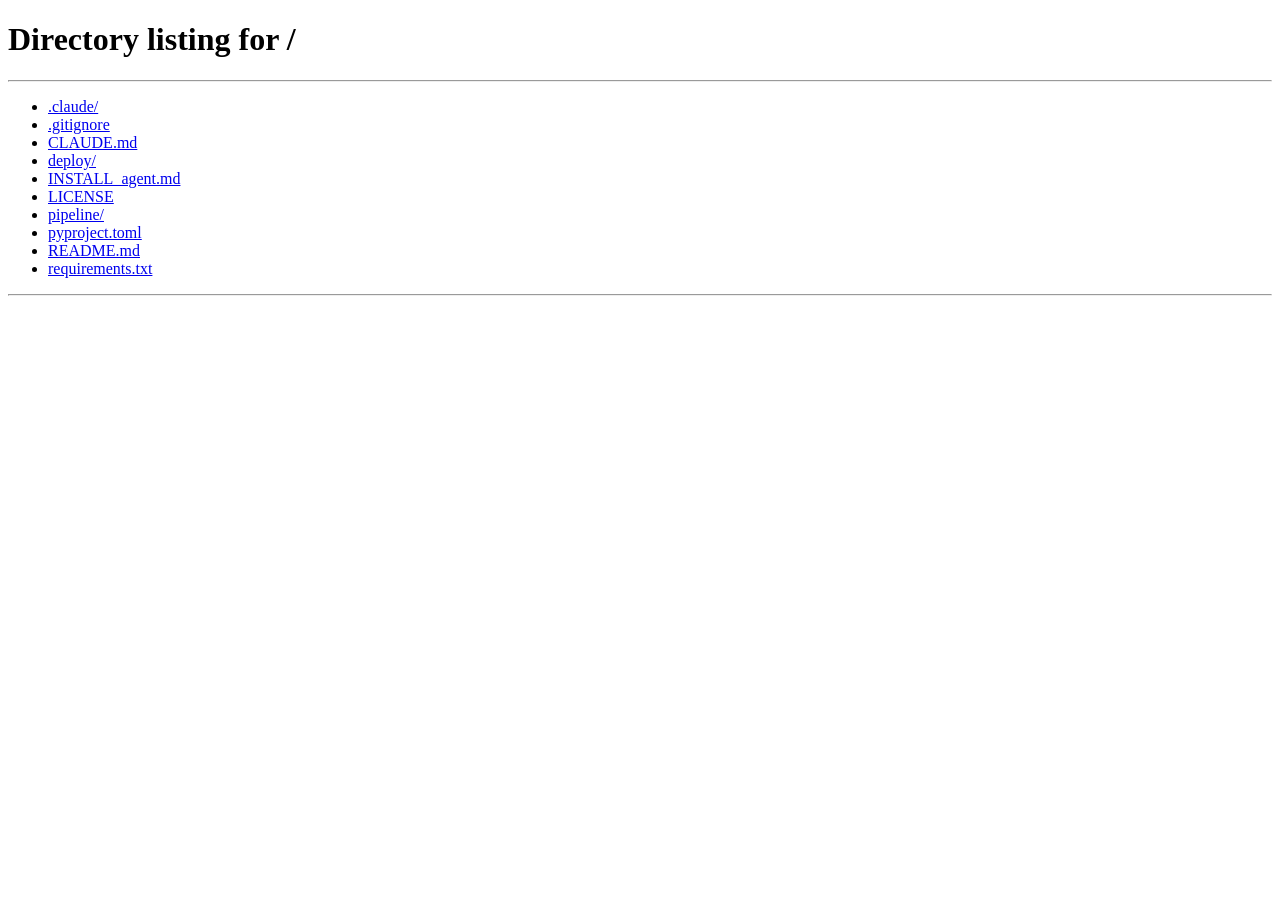
<file: pipeline/annotator/static/app.html>
<!DOCTYPE html>
<html lang="zh-Hant">
<head>
<meta charset="utf-8">
<title data-i18n="app.title">SurgAnnFlow Annotator</title>
<meta name="viewport" content="width=device-width, initial-scale=1">
<link rel="stylesheet" href="style.css?v=20261103-1">
<script src="i18n.js?v=20261103-1"></script>
</head>
<body class="annot">
<header id="topbar">
  <span class="brand">SurgAnnFlow</span>
  <button id="libBtn" title="回影片庫" data-i18n="app.lib" data-i18n-title="app.lib_title">📁 影片庫</button>
  <div id="menuWrap">
    <button id="menuBtn" title="選單" data-i18n="app.menu" data-i18n-title="app.menu_title">☰ 選單</button>
    <div id="menuDrop" class="hidden">
      <a href="guide.html" target="_blank" rel="noopener" data-i18n="app.menu_guide">📖 使用手冊（新分頁）</a>
      <button id="menuKeys" data-i18n="app.menu_keys">⌨ 快捷鍵清單</button>
    </div>
  </div>
  <span id="curVideo"></span>
  <span id="curProject" class="badge ptype" title="目前標註的專案（標註按專案隔離）" data-i18n-title="app.cur_project_title"></span>
  <span class="spacer"></span>
  <button class="topbar-link" id="langToggle" type="button"></button>
  <label class="dim" for="annotatorSel" data-i18n="app.annotator">標註者</label>
  <select id="annotatorSel" title="標註者（之後的新標註都記在此人名下）" data-i18n-title="app.annotator_sel_title"></select>
</header>

<main id="main">
  <!-- 中：影片 + spatial overlay -->
  <section id="stage">
    <div id="videoArea">
      <div id="videoZoom">
        <video id="video" preload="auto"></video>
        <canvas id="overlay"></canvas>
      </div>
      <!-- zoom >100% 時的平移捲動 bar（自繪 thumb 疊在畫布邊緣；≤100% 隱藏）-->
      <div id="vsbX" class="vsb vsb-x hidden"><div class="vsb-thumb"></div></div>
      <div id="vsbY" class="vsb vsb-y hidden"><div class="vsb-thumb"></div></div>
      <!-- ✨ smart 工具的精細度滑桿浮條（polygon 簡化強度；僅 smart 工具下顯示）-->
      <div id="samBar" class="hidden">
        <span class="dim" data-i18n="app.sam_fine">精細</span>
        <input id="samEps" type="range" min="0.5" max="12" step="0.5" value="2"
               title="polygon 精細度：越左頂點越多越貼合，越右越簡略" data-i18n-title="app.sam_eps_title">
        <span class="dim" data-i18n="app.sam_coarse">簡略</span>
        <b id="samEpsVal" data-i18n="app.sam_auto">自動</b>
        <button id="samEpsAuto" title="回自動模式（自動調整到適中頂點數）" data-i18n="app.sam_auto" data-i18n-title="app.sam_auto_title">自動</button>
        <span id="samNPts" class="dim"></span>
        <button id="samOk" class="primary" disabled title="接受目前預覽（Enter）→ 選類別落地" data-i18n="app.sam_ok" data-i18n-title="app.sam_ok_title">✓ 確認（Enter）</button>
      </div>
    </div>
    <!-- 影片下：播放控制 + 時間軸（MOSaiC 式，temporal + spatial 同軌顯示）-->
    <div id="transport">
      <button id="btnRewind" title="回到開頭" data-i18n-title="app.t_rewind">⏮</button>
      <button id="btnPlay" title="播放/暫停 (Space)" data-i18n-title="app.t_play">▶</button>
      <button id="btnEnd" title="到結尾" data-i18n-title="app.t_end">⏭</button>
      <select id="speed" title="播放速度" data-i18n-title="app.t_speed">
        <option value="0.2">0.2x</option><option value="0.5">0.5x</option>
        <option value="1" selected>1x</option><option value="2">2x</option>
        <option value="3">3x</option><option value="4">4x</option><option value="5">5x</option>
      </select>
      <span class="sep"></span>
      <button id="btnPrevF" title="上一 frame (Ctrl+←)" data-i18n-title="app.t_prevf">‹</button>
      <button id="btnNextF" title="下一 frame (Ctrl+→)" data-i18n-title="app.t_nextf">›</button>
      <input id="gotoFrame" type="number" min="0" placeholder="frame…" title="跳至 frame" data-i18n-ph="app.t_goto_ph" data-i18n-title="app.t_goto_title">
      <span class="sep"></span>
      <button id="btnPrevEv" title="上一個標註（跳過隱藏的）(←)" data-i18n-title="app.t_prevev">|◀</button>
      <button id="btnNextEv" title="下一個標註（跳過隱藏的）(→)" data-i18n-title="app.t_nextev">▶|</button>
      <button id="btnPrevKp" class="hidden" title="上一個 keypoint" data-i18n-title="app.t_prevkp">◆◀</button>
      <button id="btnNextKp" class="hidden" title="下一個 keypoint" data-i18n-title="app.t_nextkp">▶◆</button>
      <span class="sep"></span>
      <span id="timeDisplay" title="點擊切換 時間/frame" data-i18n-title="app.t_timedisp_title">00:00:00.00 / 00:00:00.00</span>
      <span class="spacer"></span>
      <button id="zoomBtn" title="時間軸縮放（Ctrl+滾輪自由縮放）" data-i18n-title="app.t_zoom_title">100%</button>
    </div>
    <!-- 影片/時間軸 分隔線：按住上下拖曳調整兩者比例 -->
    <div id="splitter" title="按住上下拖曳，調整影片 / 時間軸的高度比例" data-i18n-title="app.splitter_title"></div>
    <!-- 時段標註中：起訖資訊 + 確認/取消（Enter / Esc）-->
    <div id="tmpBar" class="hidden">
      <span class="rec-dot">⏺</span>
      <span id="tmpInfo"></span>
      <span class="dim" data-i18n="app.tmp_extend">播放影片或點時間軸延伸</span>
      <span class="spacer"></span>
      <button id="tmpOk" class="primary" data-i18n="app.tmp_ok">✓ 確認（Enter）</button>
      <button id="tmpCancel" data-i18n="app.tmp_cancel">✕ 取消（Esc）</button>
    </div>
    <!-- 多選批次操作列（Shift+左鍵 / gutter ☑ 全選）-->
    <div id="batchBar" class="hidden">
      <span><span data-i18n="app.batch_selected_1">☑ 已選</span> <b id="batchCount">0</b> <span data-i18n="app.batch_selected_2">個標註</span></span>
      <span class="spacer"></span>
      <button id="batchLabel" data-i18n="app.batch_label">🏷 改類別…</button>
      <button id="batchDel" class="danger" data-i18n="app.batch_del">🗑 批次刪除（Del）</button>
      <button id="batchClear" data-i18n="app.batch_clear">✕ 清除選取（Esc）</button>
    </div>
    <div id="timelineWrap"><canvas id="timeline"></canvas></div>
  </section>

  <!-- 右：工具列 icon（Roboflow 式，工具優先）-->
  <nav id="tools"></nav>

  <!-- 最右：layers（本 frame 標註）+ 選取詳情 -->
  <aside id="rightPanel">
    <div id="layersBox" class="panel">
      <h3><span data-i18n="app.layers">標註</span> <span id="layersCount" class="dim"></span></h3>
      <div id="layersList"></div>
    </div>
    <div id="detailBox" class="panel hidden"></div>
  </aside>
</main>

<!-- ===== 浮動標註編輯（時間軸雙擊：改類別/起訖，與影片同步）===== -->
<div id="editPop" class="hidden"></div>

<!-- ===== 浮動 class selector（先畫後選類別）===== -->
<div id="classPop" class="hidden">
  <div class="cp-tabs" id="cpTabs"></div>
  <input id="cpSearch" placeholder="搜尋或輸入新類別後按 Enter…" data-i18n-ph="app.cp_search_ph">
  <div id="cpList"></div>
</div>

<!-- ===== 快捷鍵面板 ===== -->
<div id="keysOverlay" class="modal-overlay hidden">
  <div class="modal" style="max-width:600px">
    <div class="modal-head"><h2 data-i18n="app.keys_title">快捷鍵</h2><span class="dim" data-i18n="app.esc_close">Esc 關閉</span>
      <button class="modal-close" data-close="keysOverlay">✕</button></div>
    <table class="keys" id="keysTable"></table>
  </div>
</div>

<!-- ===== extract（temporal 段 → 每 N 秒生成 event）===== -->
<div id="extractOverlay" class="modal-overlay hidden">
  <div class="modal" style="max-width:460px">
    <div class="modal-head"><h2 data-i18n="app.extract_title">抽樣生成 event</h2>
      <button class="modal-close" data-close="extractOverlay">✕</button></div>
    <div class="modal-pad">
      <p class="dim" id="extractDesc"></p>
      <div class="field"><label data-i18n="app.extract_interval">間隔</label>
        <select id="extractInterval">
          <option value="5" data-i18n="app.extract_ev5">每 5 秒</option><option value="30" selected data-i18n="app.extract_ev30">每 30 秒</option>
          <option value="10" data-i18n="app.extract_ev10">每 10 秒</option><option value="60" data-i18n="app.extract_ev60">每 60 秒</option>
        </select></div>
      <div class="field"><label data-i18n="app.extract_event">event</label><select id="extractLabel"></select></div>
      <div class="field dim" id="extractPreview"></div>
      <div class="field"><button id="extractGo" class="primary" data-i18n="app.extract_go">生成</button></div>
    </div>
  </div>
</div>

<div id="toast" class="hidden"></div>
<script src="app.js?v=20261102-1"></script>
</body>
</html>
</file>
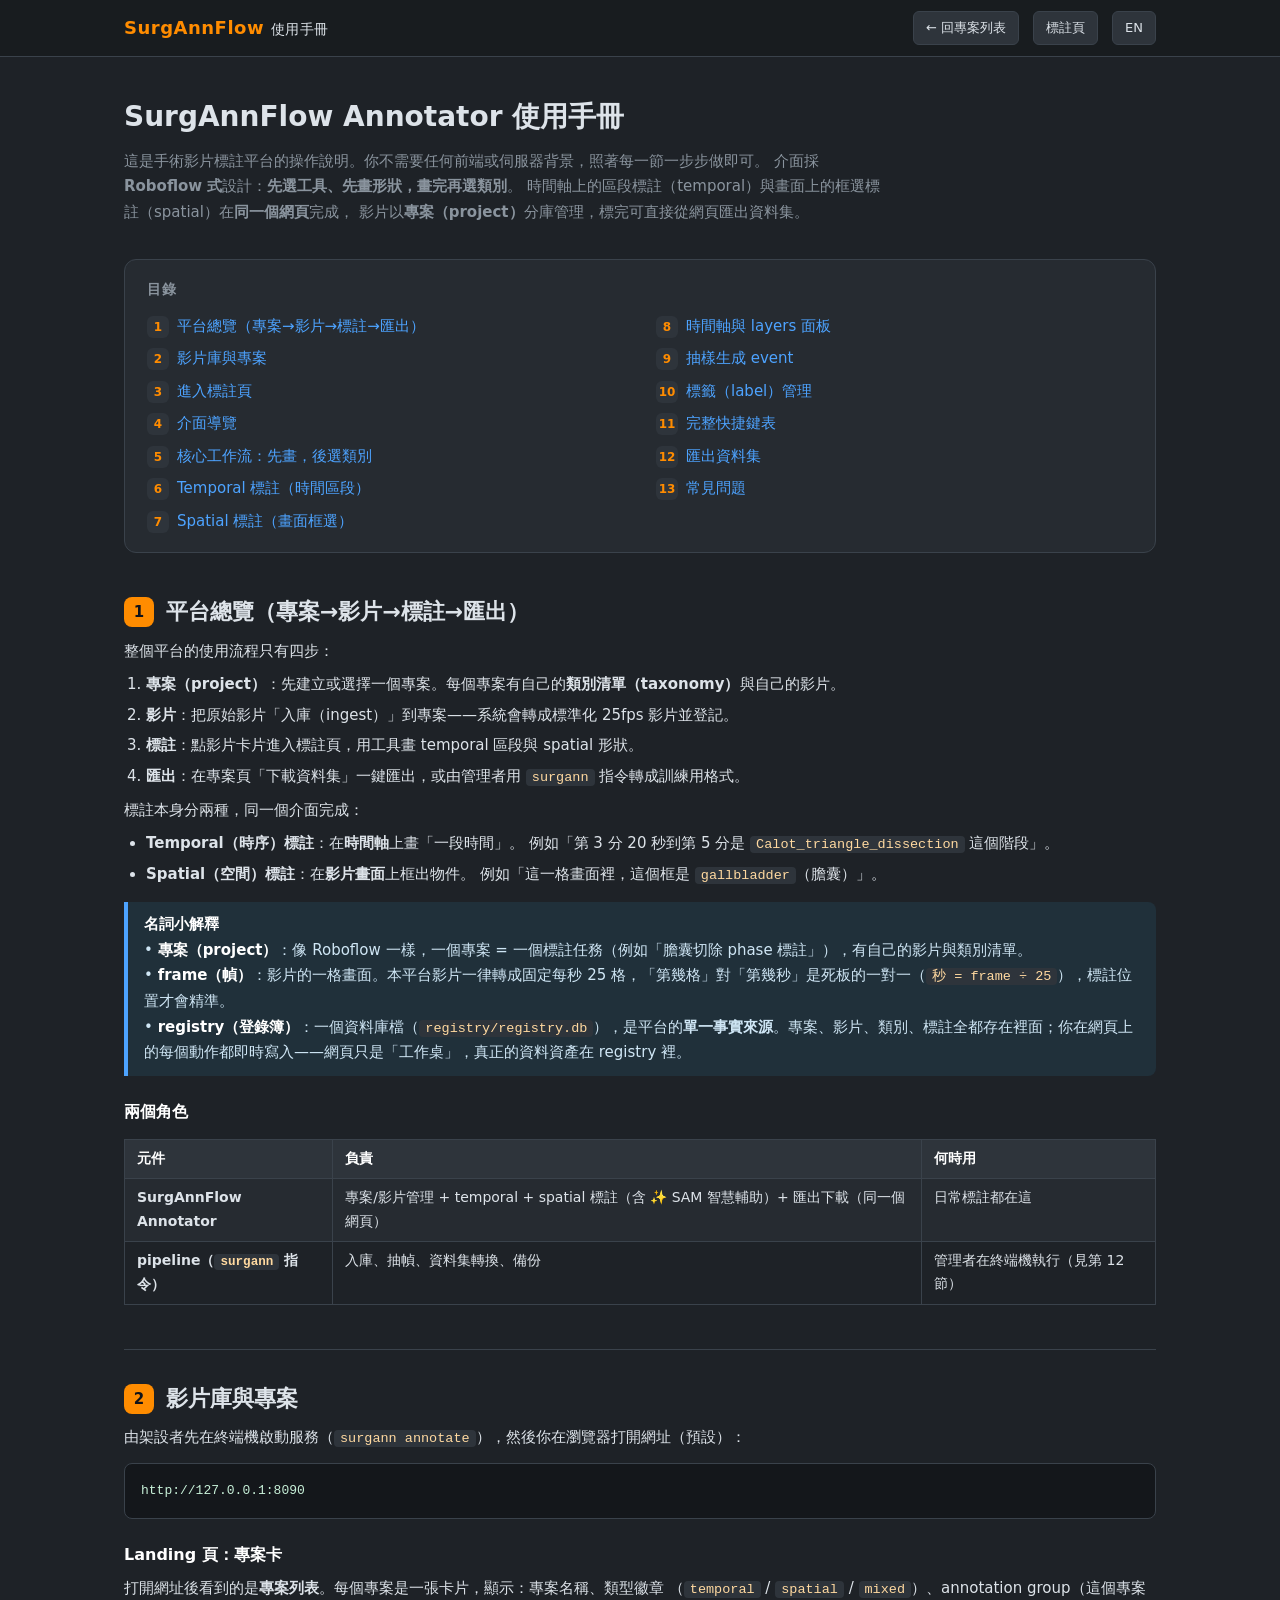
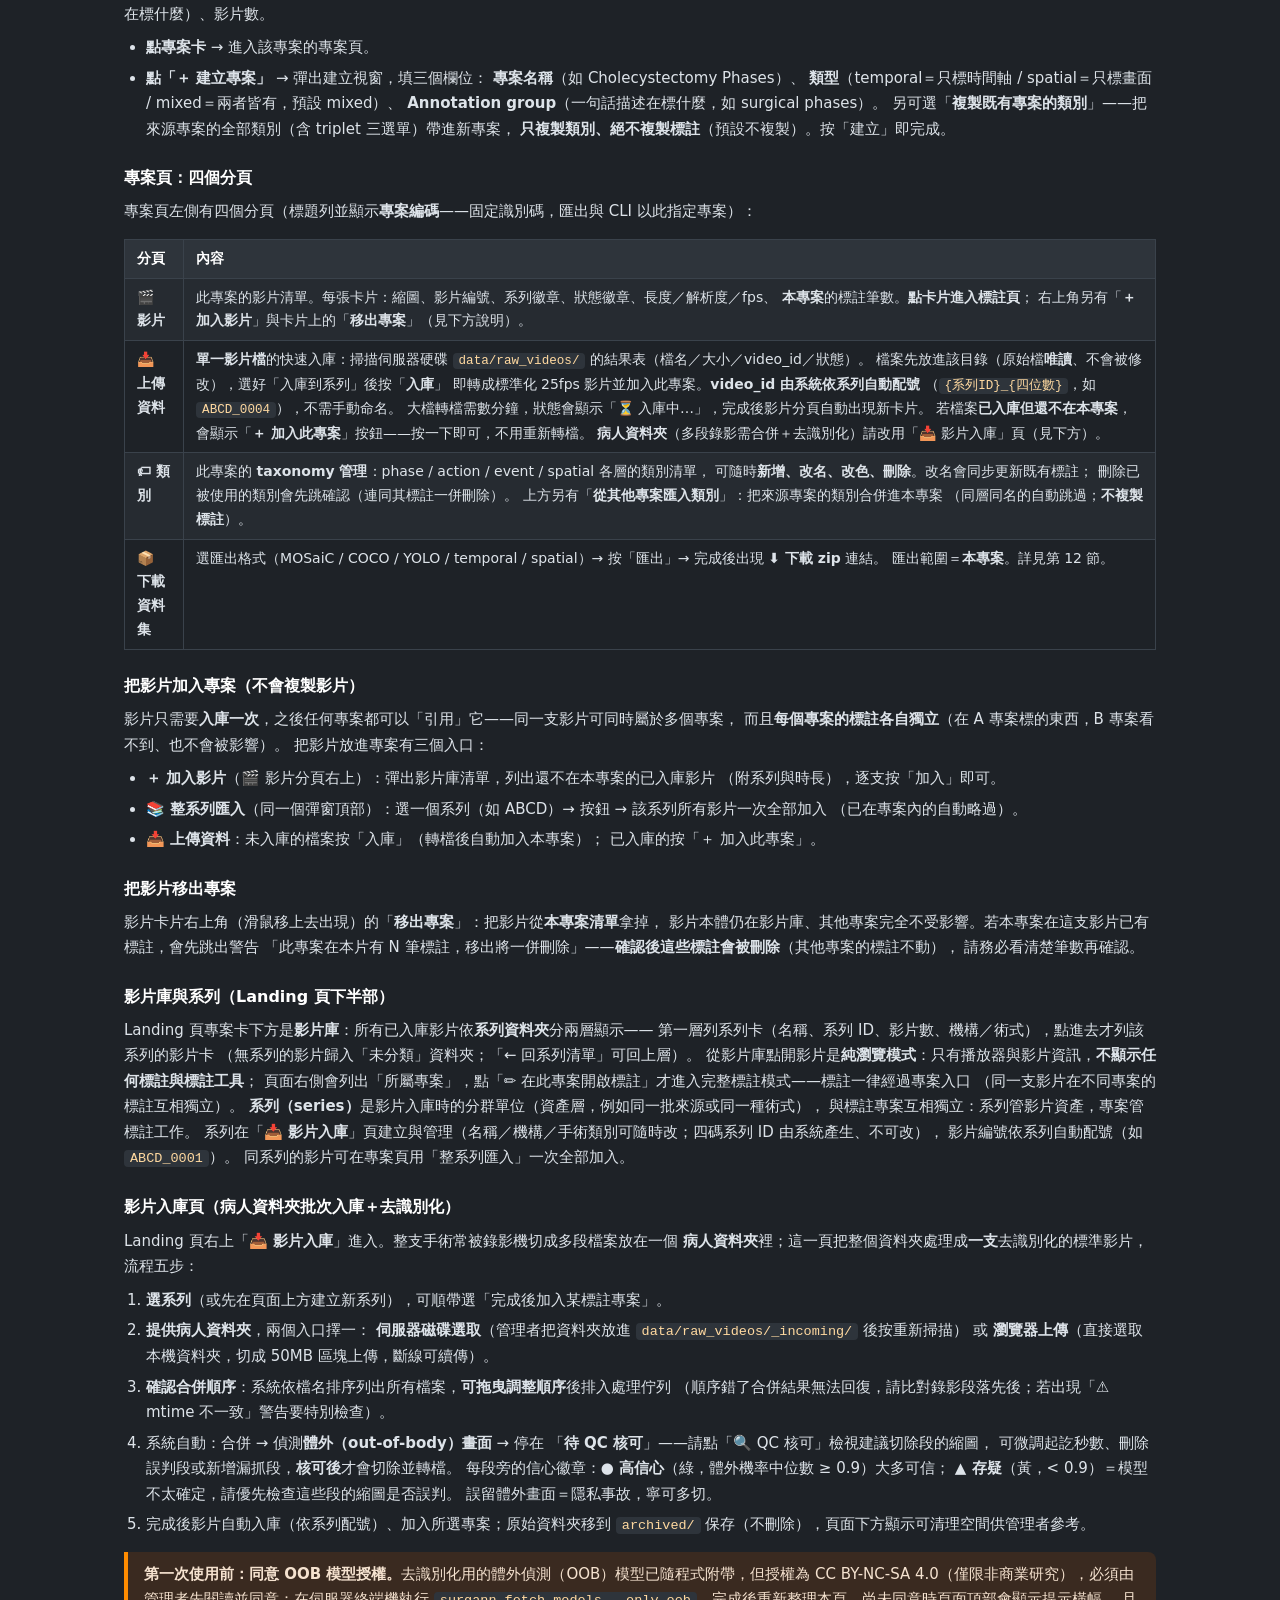
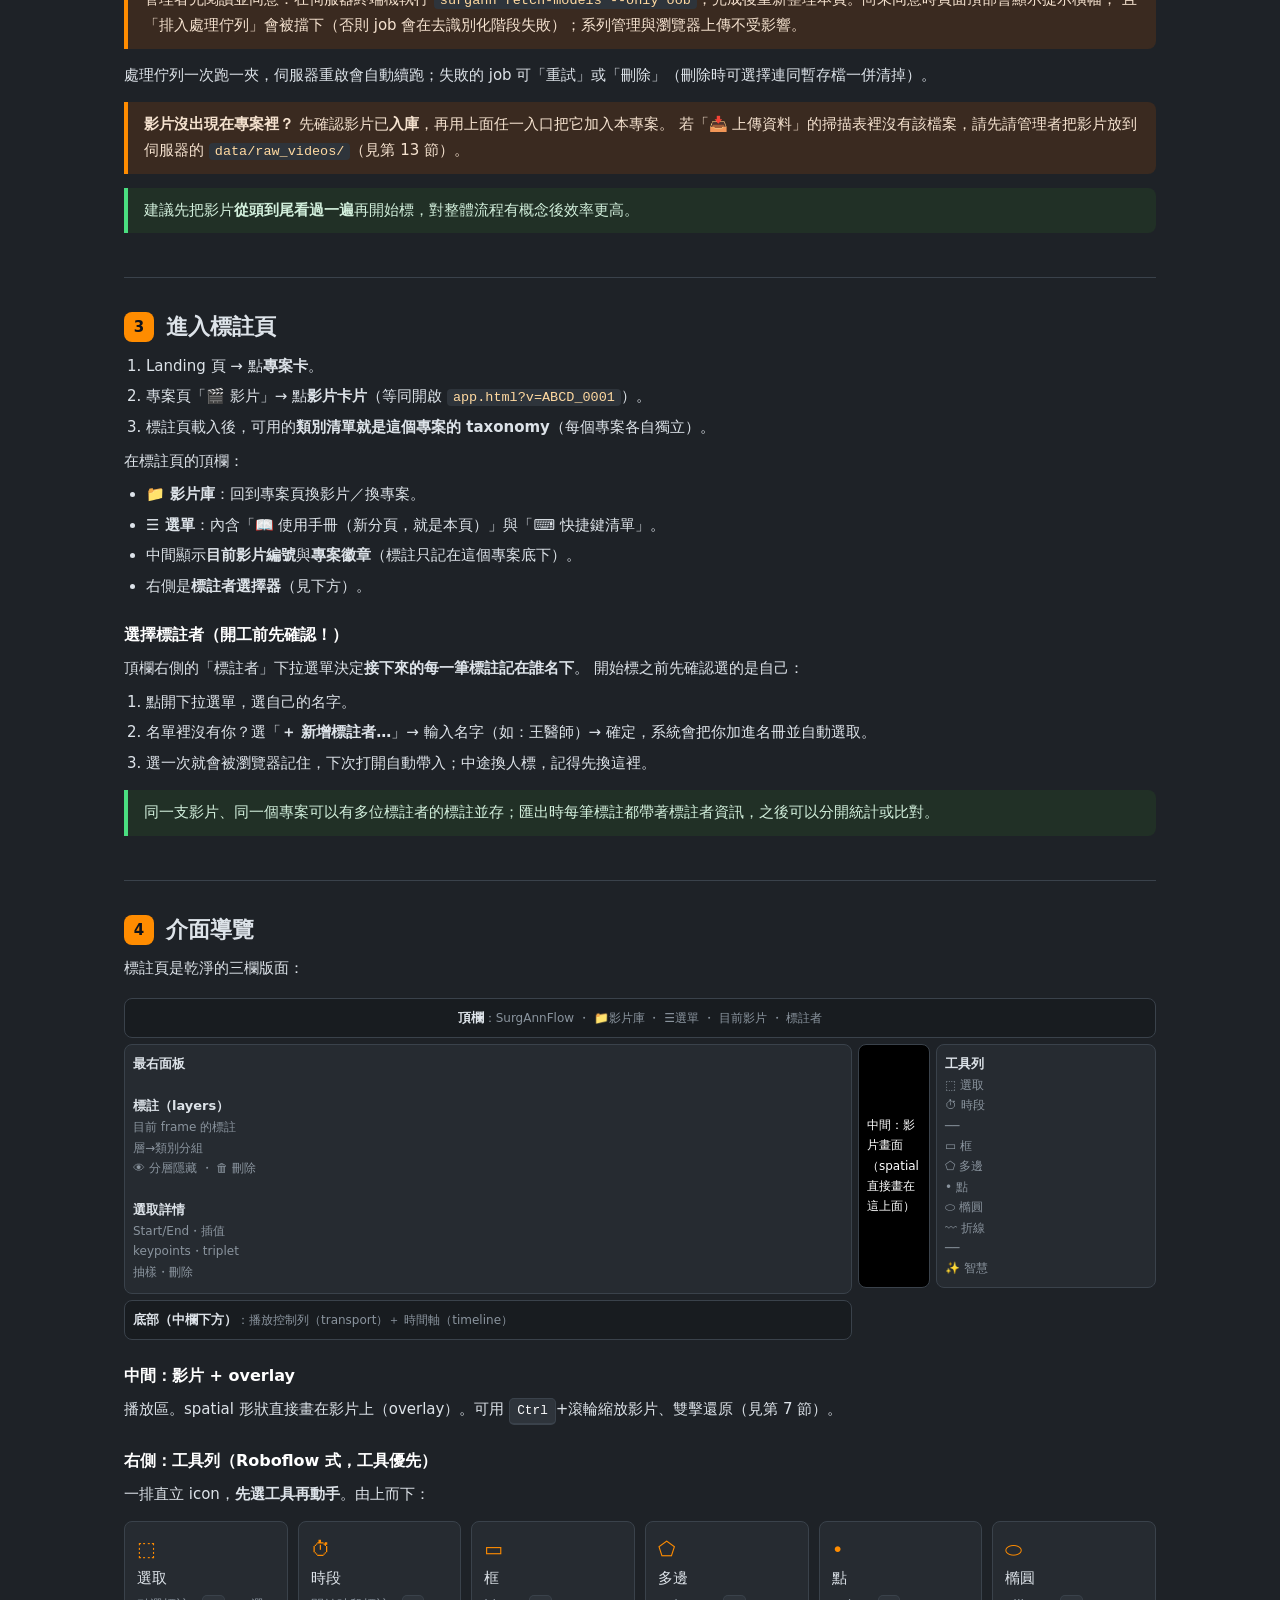
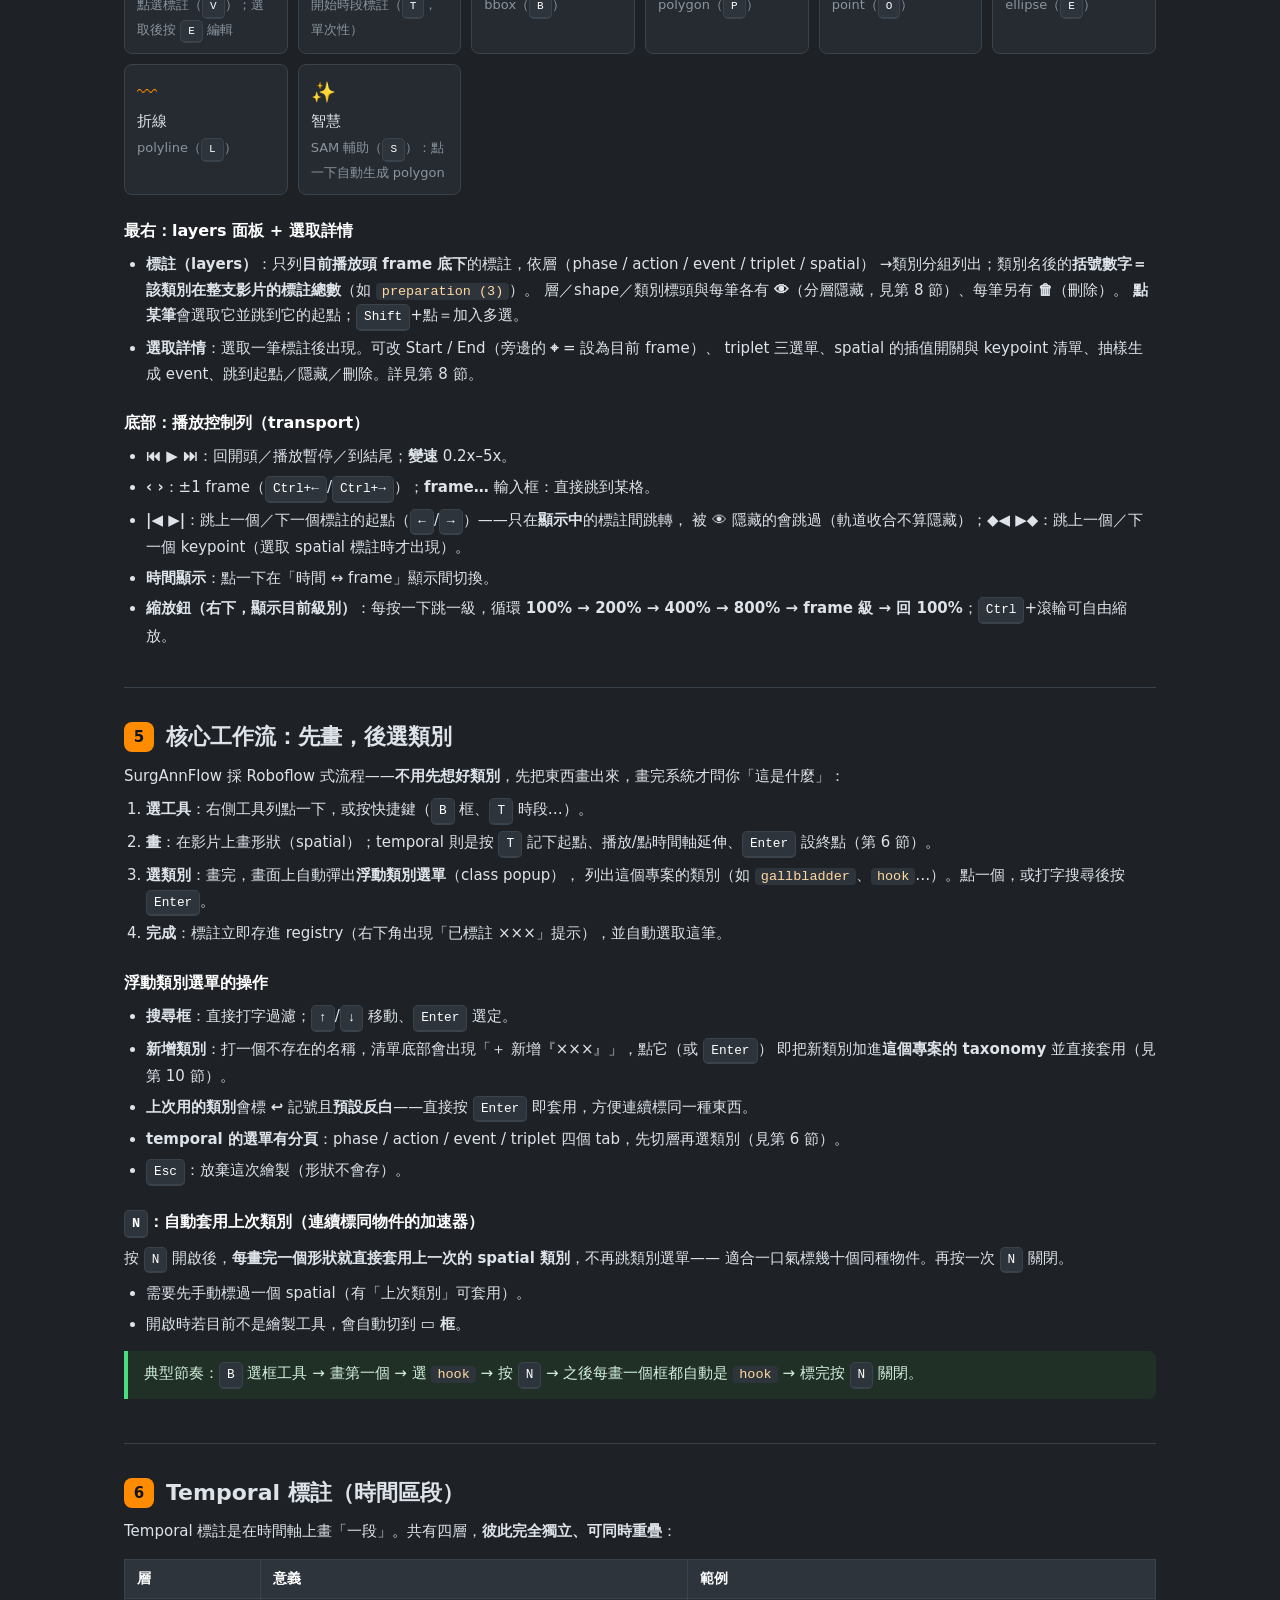
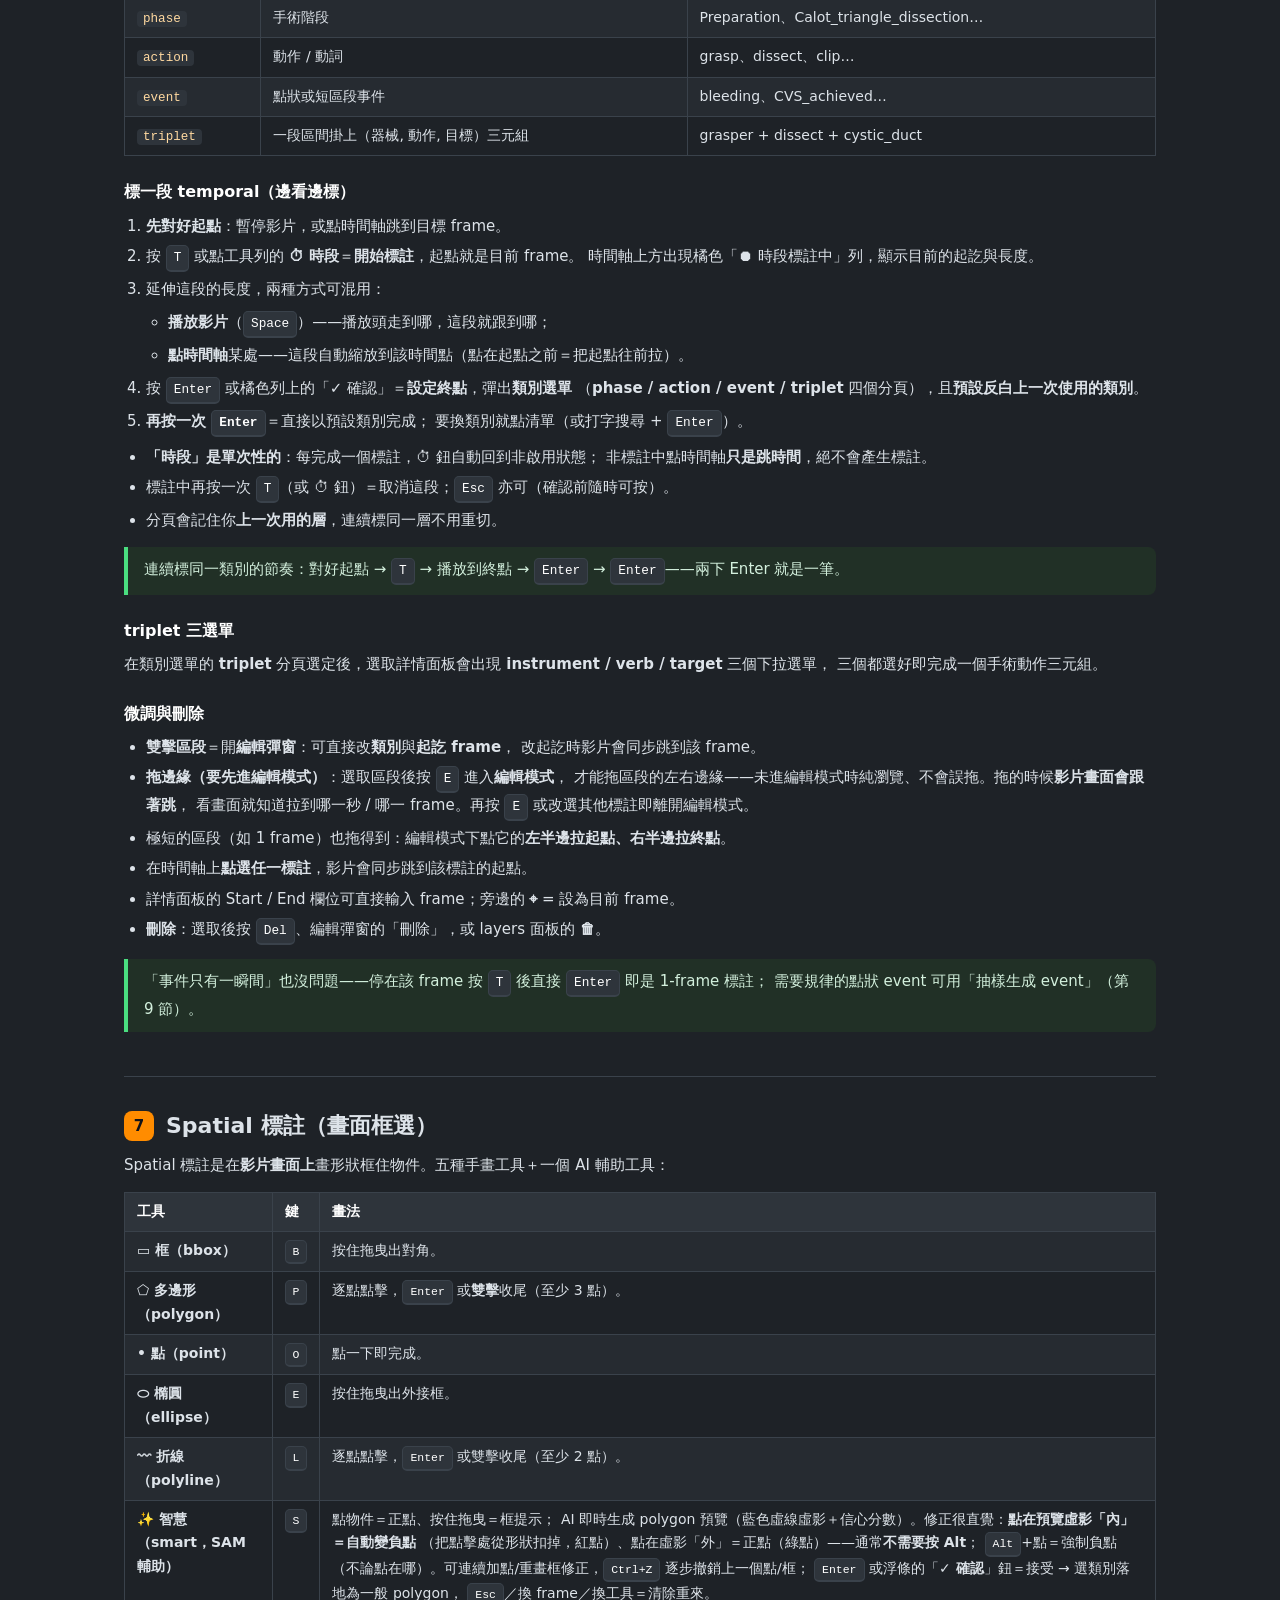
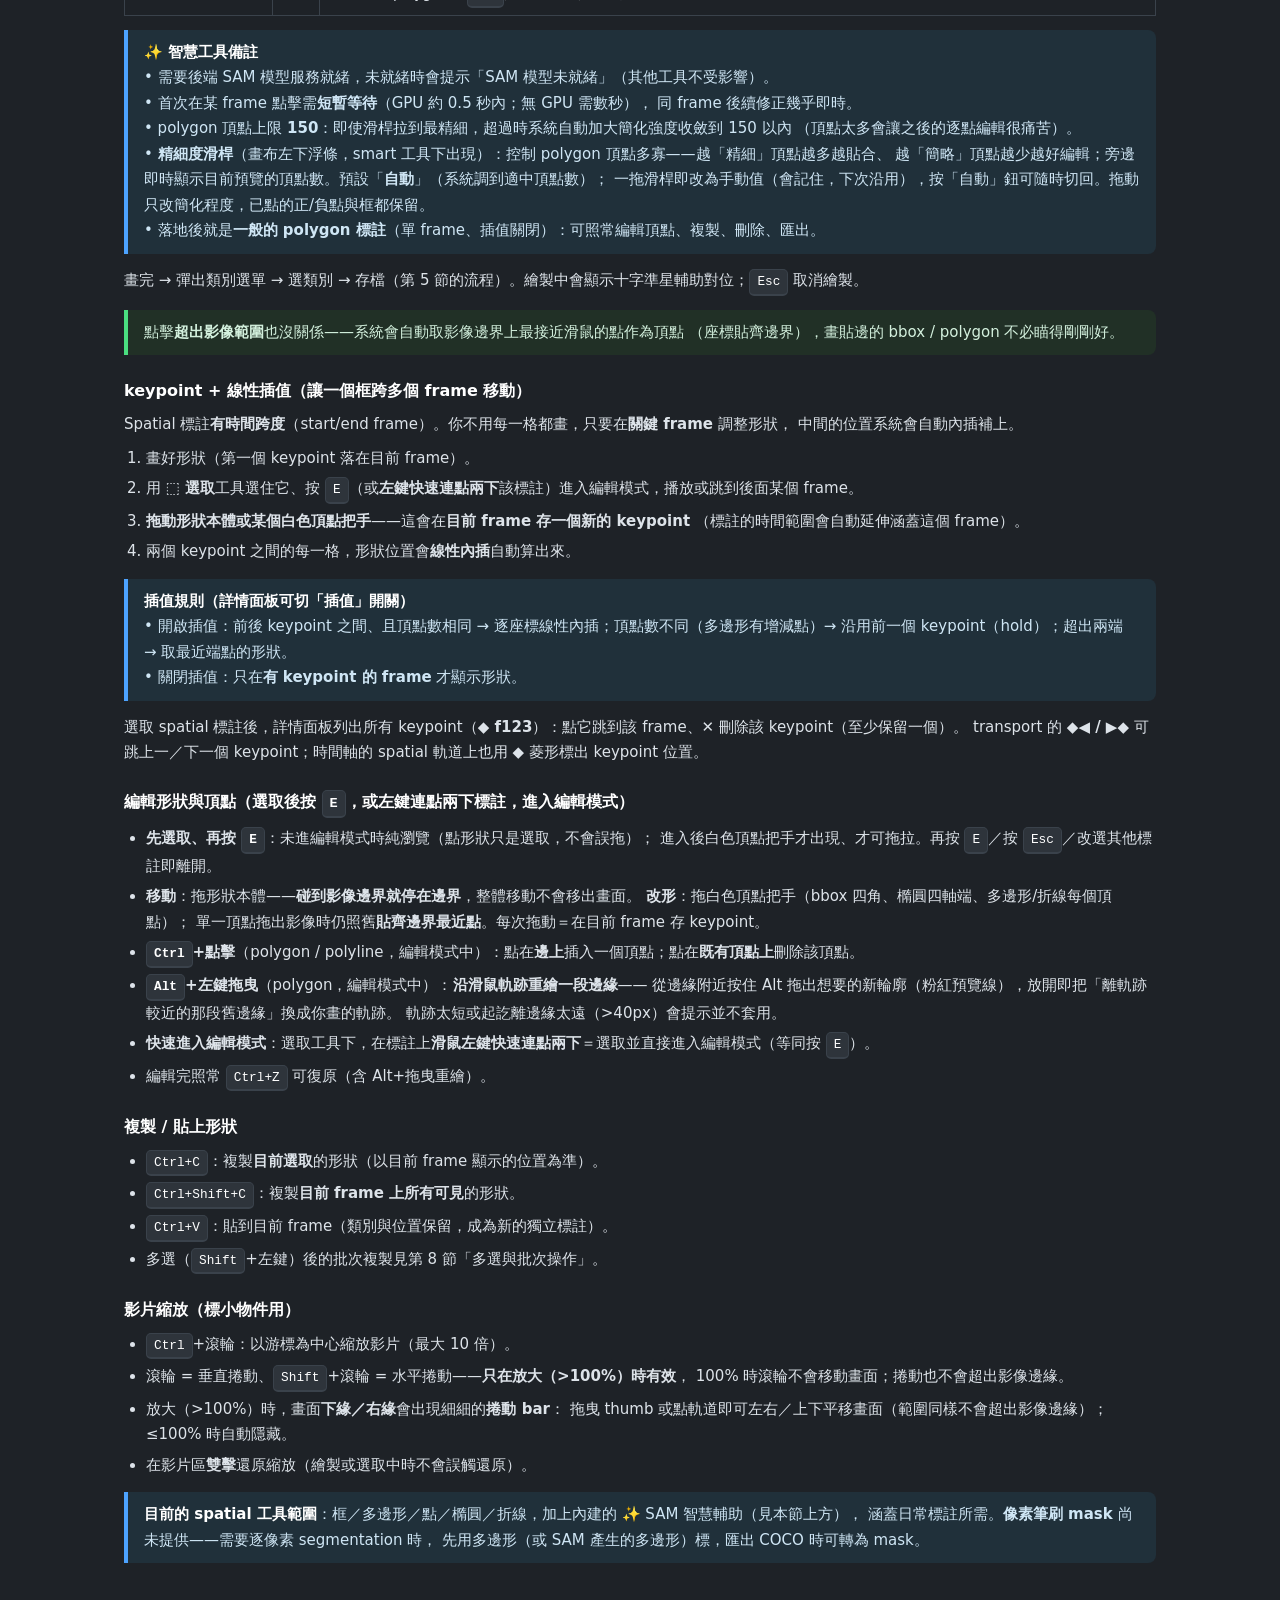
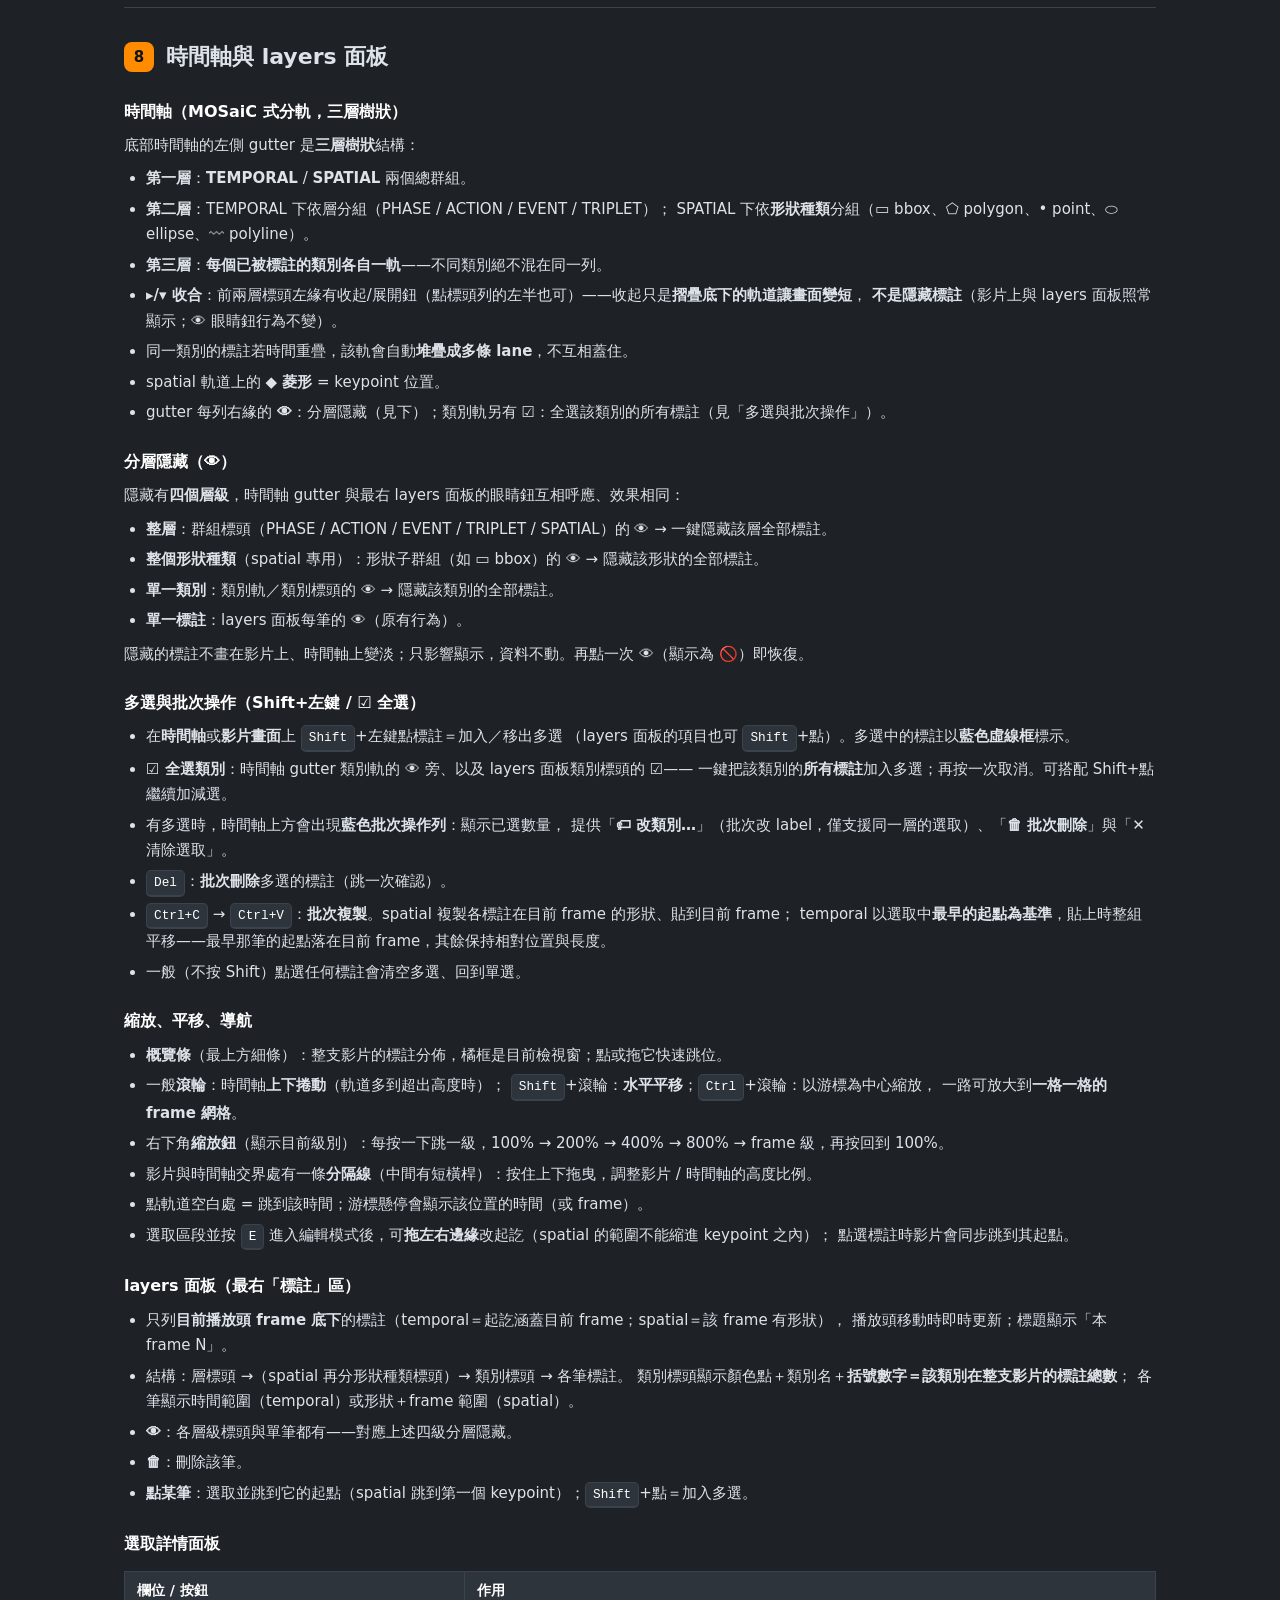
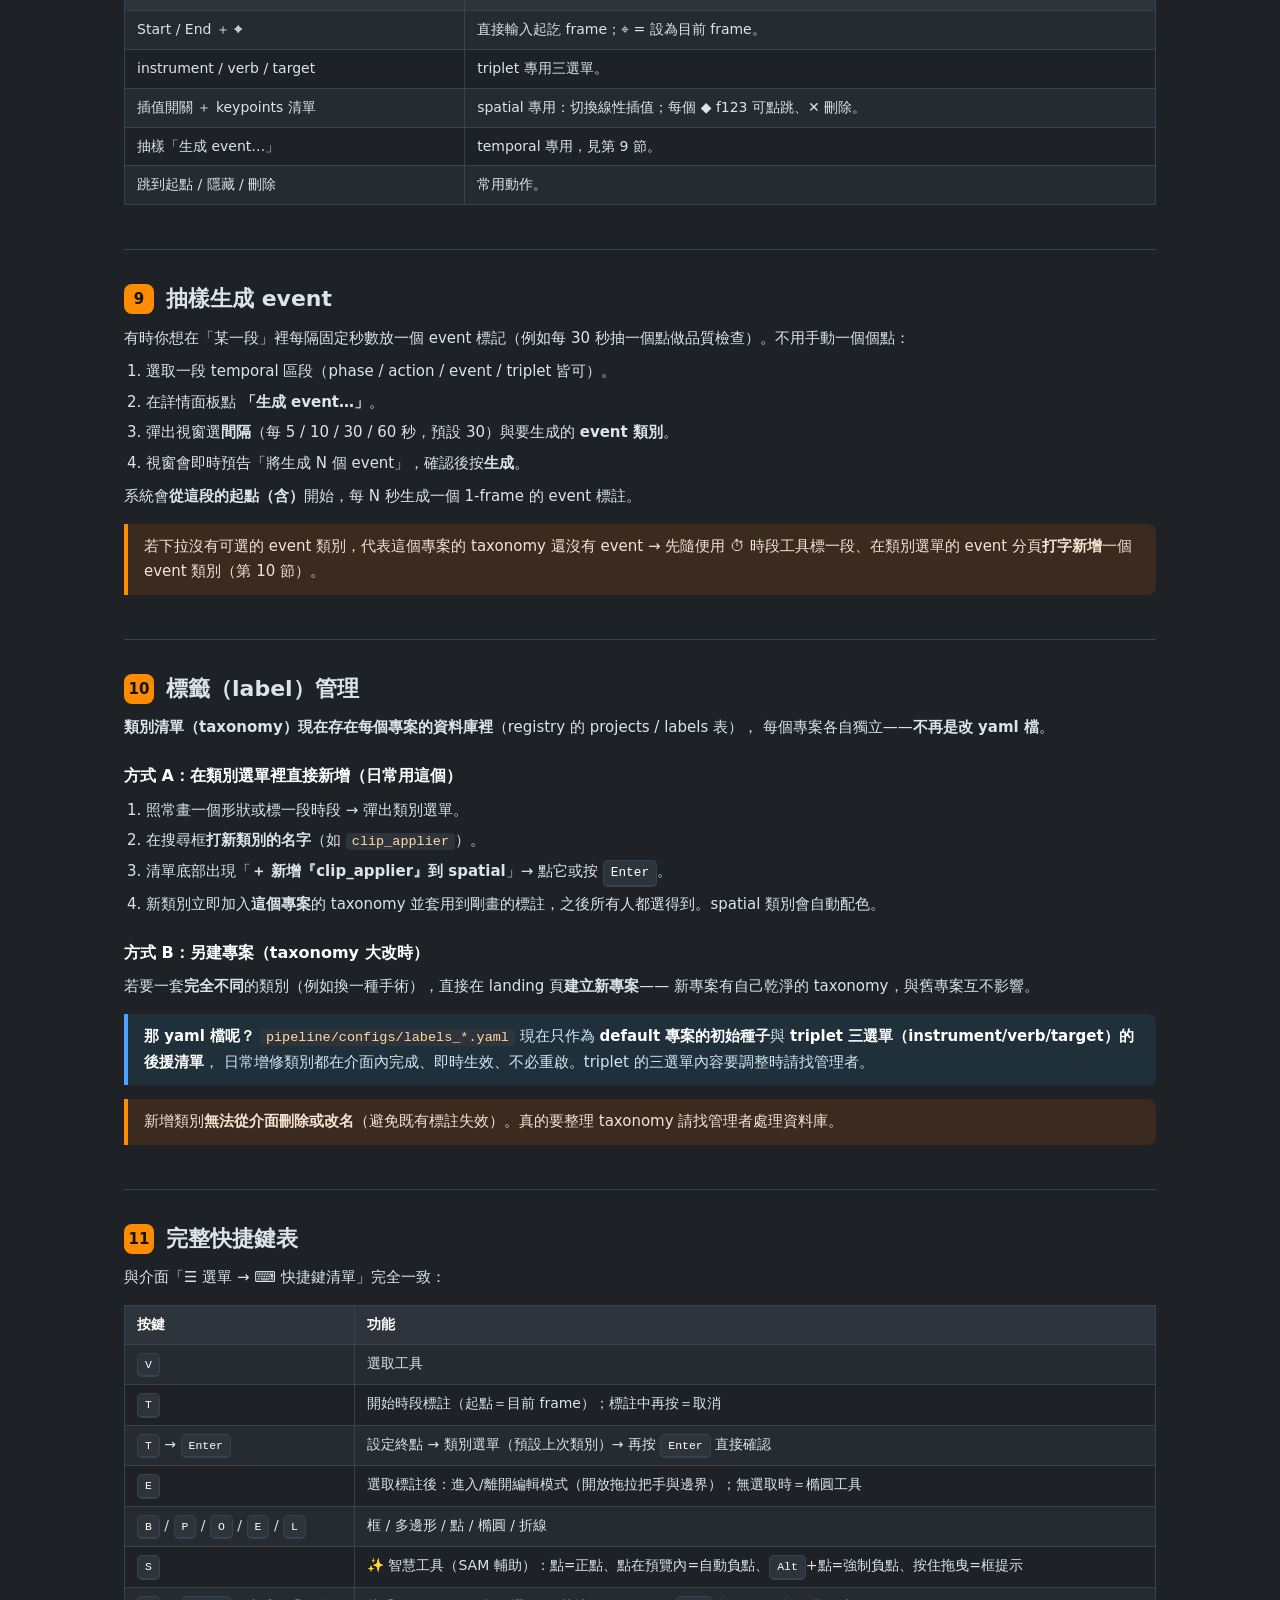
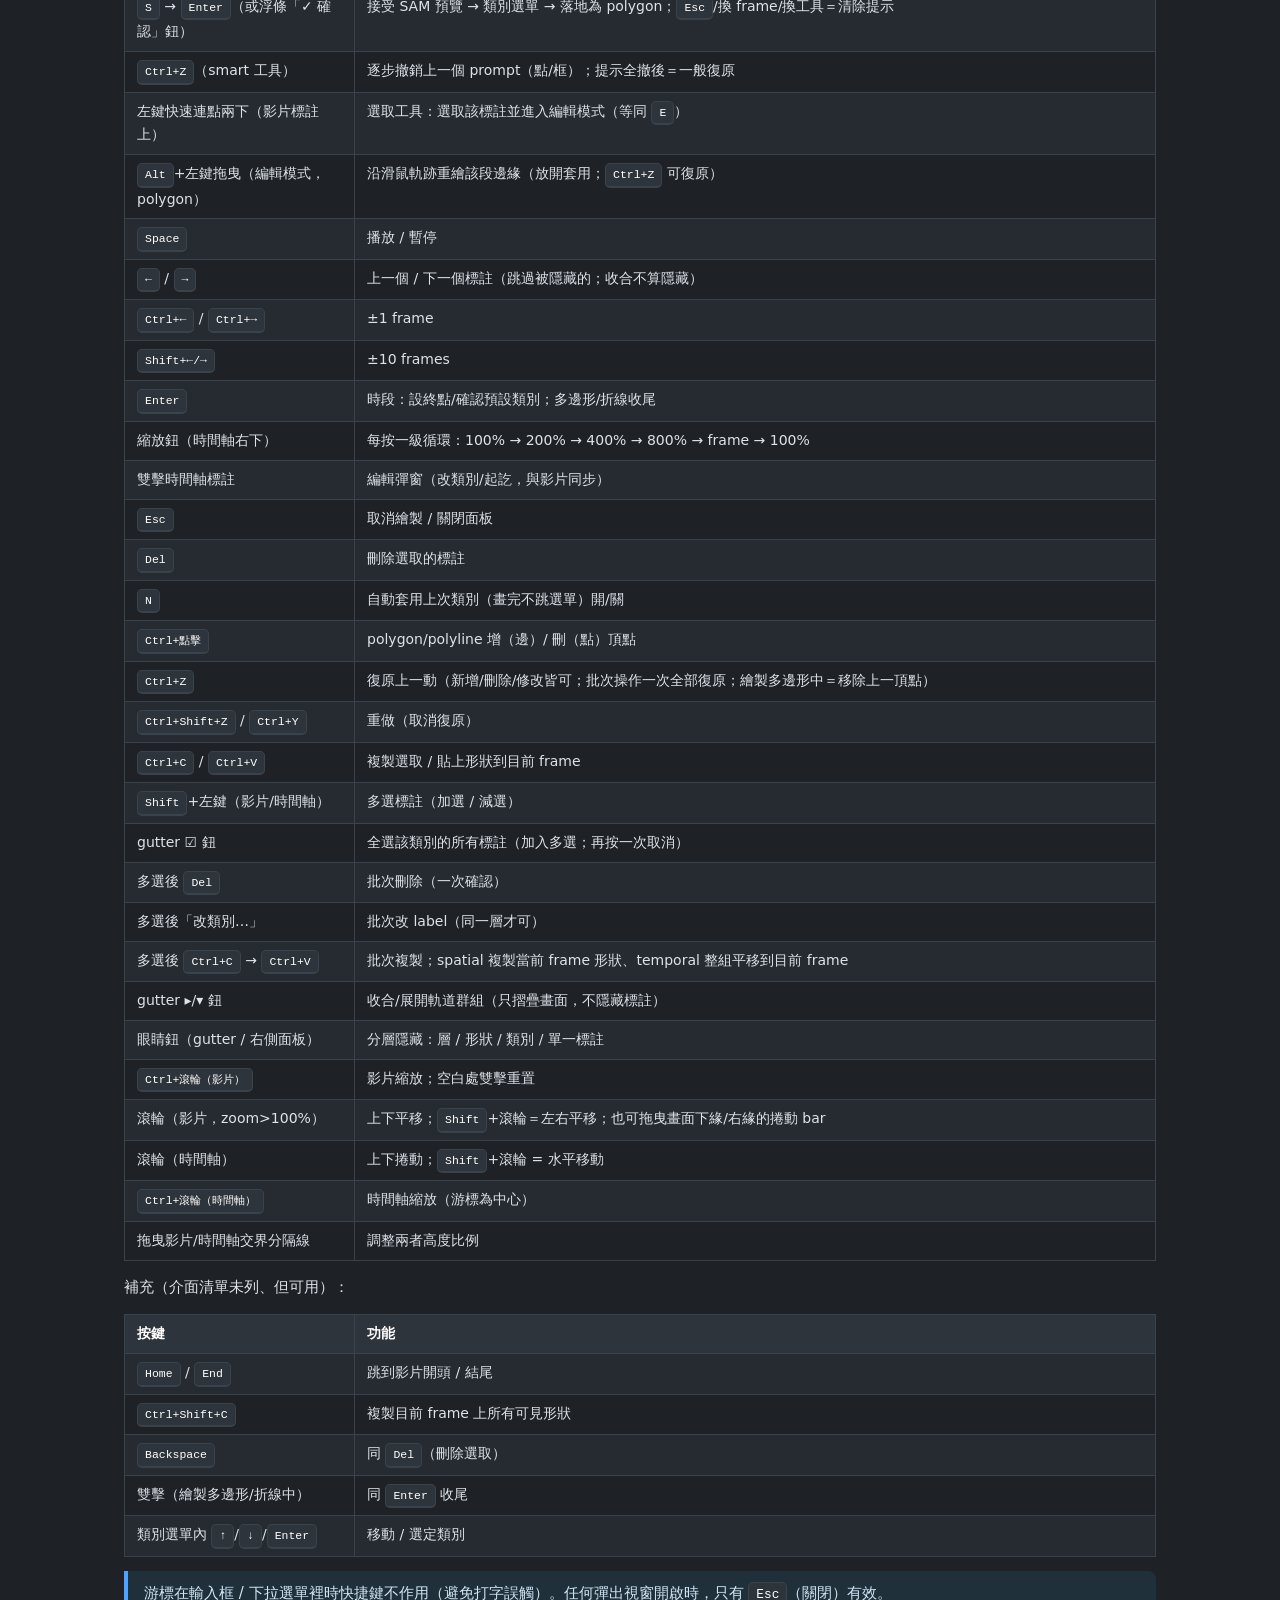
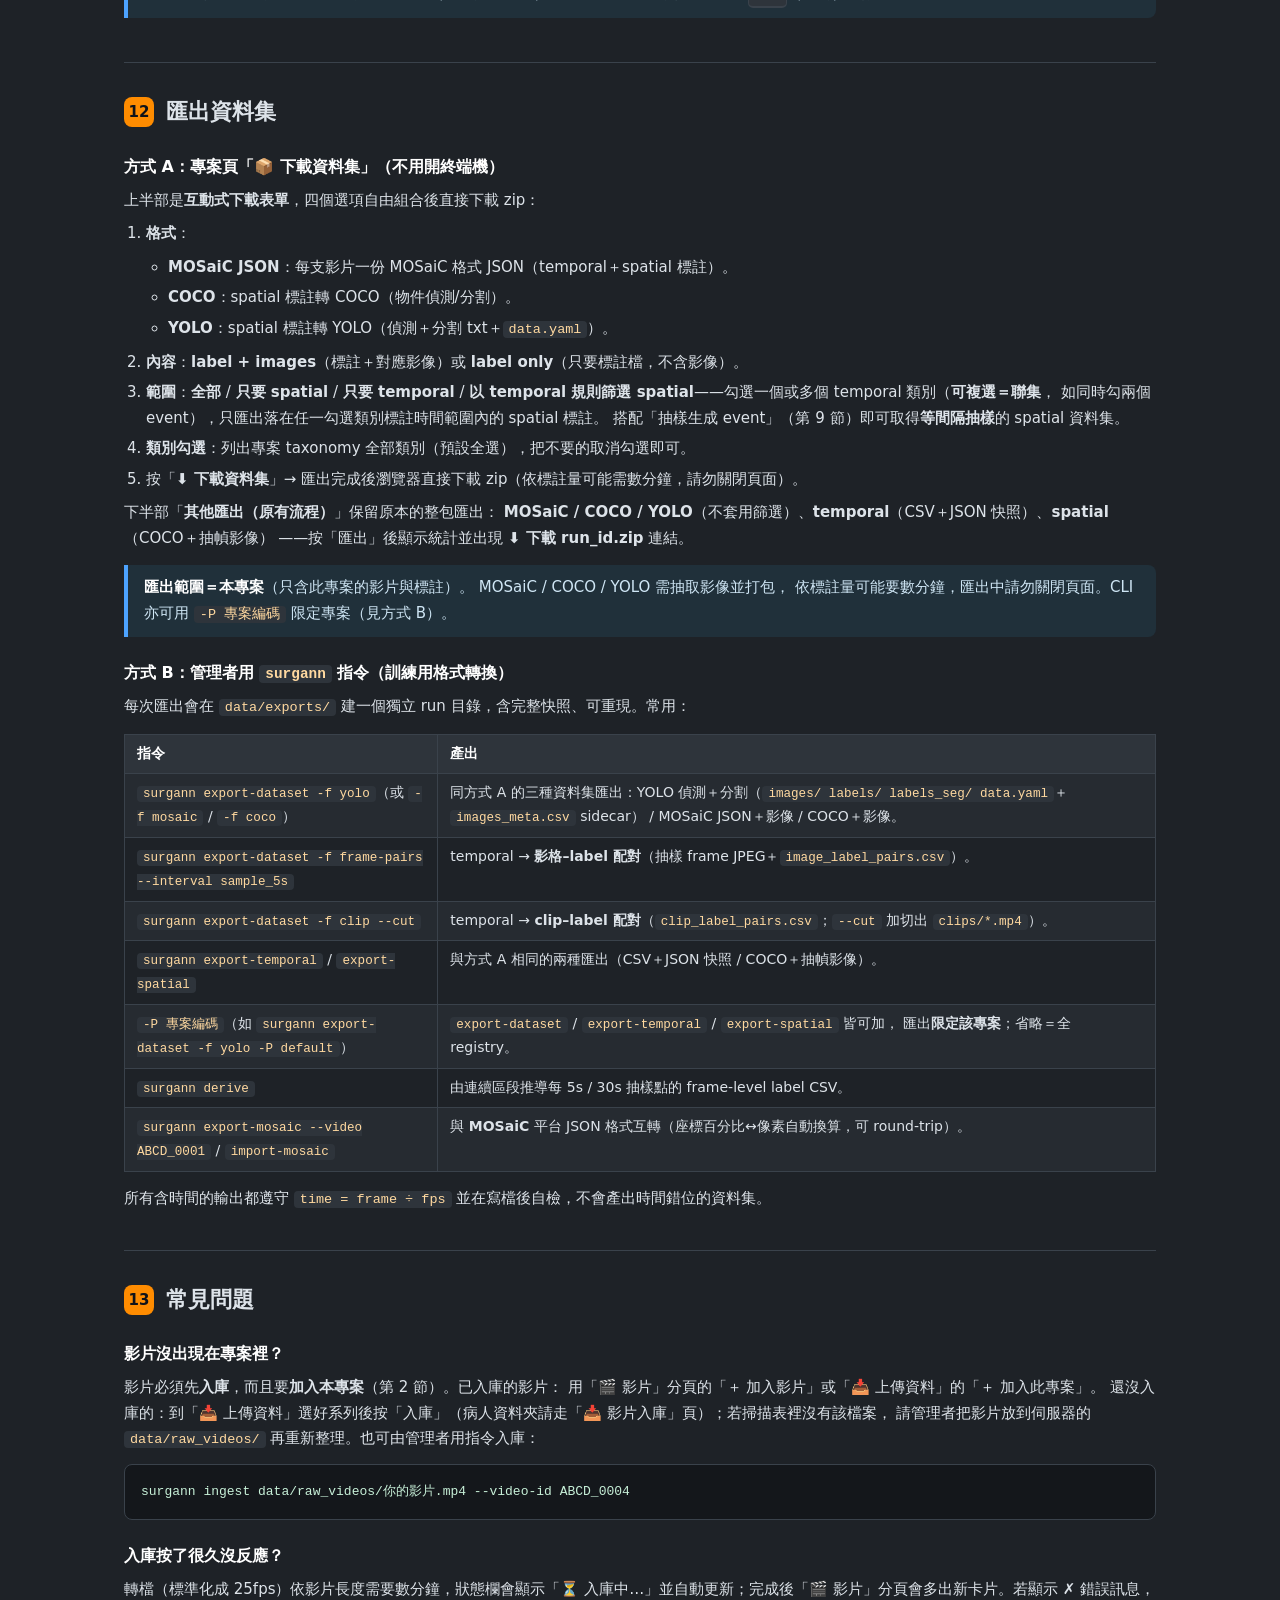
<file: pipeline/annotator/static/guide.html>
<!DOCTYPE html>
<html lang="zh-Hant">
<head>
<meta charset="utf-8">
<title>SurgAnnFlow Annotator 使用手冊</title>
<meta name="viewport" content="width=device-width, initial-scale=1">
<style>
  /* 自包含樣式（與平台一致的深色系；本頁可獨立另開，不外連 style.css）*/
  :root{
    --bg:#1e2227; --bg2:#262b31; --bg3:#2e343b;
    --fg:#dde3e9; --dim:#8a949e; --line:#3a424b;
    --accent:#ff8c00; --sel:#4da3ff; --rec:#ff5252; --danger:#e05555;
    --ok:#4ade80;
  }
  *{box-sizing:border-box}
  html{scroll-behavior:smooth}
  body{
    margin:0; background:var(--bg); color:var(--fg);
    font:15px/1.7 system-ui,"Noto Sans TC",sans-serif;
    -webkit-font-smoothing:antialiased;
  }
  a{color:var(--sel); text-decoration:none}
  a:hover{text-decoration:underline}
  code,kbd{font-family:ui-monospace,"SF Mono",Menlo,monospace}
  code{background:var(--bg3); color:#ffd9a0; padding:1px 6px; border-radius:4px; font-size:.9em}
  kbd{
    display:inline-block; background:var(--bg3); border:1px solid var(--line);
    border-bottom-width:2px; border-radius:5px; padding:1px 7px; font-size:.85em;
    color:#fff; white-space:nowrap;
  }
  .wrap{max-width:1080px; margin:0 auto; padding:0 24px}

  /* 頂欄 */
  header{
    position:sticky; top:0; z-index:5; background:#181c20ee; backdrop-filter:blur(6px);
    border-bottom:1px solid var(--line);
  }
  header .wrap{display:flex; align-items:center; gap:14px; height:56px}
  .brand{font-weight:700; letter-spacing:.5px; color:var(--accent); font-size:18px}
  .brand span{color:var(--fg); font-weight:400; font-size:14px}
  header .spacer{flex:1}
  header a.back{
    background:var(--bg3); border:1px solid var(--line); color:var(--fg);
    padding:5px 12px; border-radius:6px; font-size:13px;
  }
  header a.back:hover{background:var(--accent); color:#10131a; text-decoration:none}

  /* Hero */
  .hero{padding:36px 0 8px}
  .hero h1{margin:0 0 8px; font-size:28px}
  .hero p{margin:0; color:var(--dim); max-width:760px}

  /* 目錄 */
  nav.toc{
    background:var(--bg2); border:1px solid var(--line); border-radius:12px;
    padding:18px 22px; margin:26px 0 10px;
  }
  nav.toc h2{margin:0 0 12px; font-size:14px; color:var(--dim); text-transform:uppercase; letter-spacing:1px}
  nav.toc ol{margin:0; padding:0; list-style:none; columns:2; column-gap:32px}
  nav.toc li{margin:0 0 7px; break-inside:avoid}
  nav.toc a{display:inline-block}
  nav.toc .num{
    display:inline-block; width:22px; height:22px; line-height:22px; text-align:center;
    background:var(--bg3); border-radius:6px; color:var(--accent); font-size:12px;
    margin-right:8px; font-weight:600;
  }

  /* 章節 */
  section{padding:30px 0; border-top:1px solid var(--line)}
  section:first-of-type{border-top:none}
  h2.sec{font-size:22px; margin:0 0 6px; scroll-margin-top:70px}
  h2.sec .num{
    display:inline-block; min-width:30px; height:30px; line-height:30px; text-align:center;
    background:var(--accent); color:#10131a; border-radius:8px; font-size:15px;
    margin-right:12px; font-weight:700; vertical-align:2px;
  }
  h3{font-size:16px; margin:22px 0 6px; color:#fff}
  p{margin:8px 0}
  ul,ol.steps{margin:8px 0; padding-left:22px}
  li{margin:5px 0}

  /* 白話小盒 */
  .note{
    background:#20303a; border-left:4px solid var(--sel); border-radius:0 8px 8px 0;
    padding:10px 16px; margin:14px 0; color:#cfe6f5;
  }
  .note b{color:#fff}
  .warn{
    background:#3a2a20; border-left:4px solid var(--accent); border-radius:0 8px 8px 0;
    padding:10px 16px; margin:14px 0; color:#f5e2cf;
  }
  .tip{
    background:#213026; border-left:4px solid var(--ok); border-radius:0 8px 8px 0;
    padding:10px 16px; margin:14px 0; color:#d3f0dd;
  }

  /* pre / 指令 */
  pre{
    background:#14171b; border:1px solid var(--line); border-radius:8px;
    padding:14px 16px; overflow-x:auto; margin:12px 0;
  }
  pre code{background:none; color:#c7f0d8; padding:0; font-size:13px}

  /* 表格 */
  .tbl-wrap{overflow-x:auto; margin:14px 0}
  table{border-collapse:collapse; width:100%; font-size:14px}
  th,td{border:1px solid var(--line); padding:7px 12px; text-align:left; vertical-align:top}
  th{background:var(--bg3); color:#fff; font-weight:600}
  tr:nth-child(even) td{background:var(--bg2)}
  td kbd{font-size:.82em}

  /* icon 說明格 */
  .icon-grid{display:grid; grid-template-columns:repeat(auto-fill,minmax(150px,1fr)); gap:10px; margin:14px 0}
  .icon-cell{background:var(--bg2); border:1px solid var(--line); border-radius:8px; padding:10px 12px}
  .icon-cell .glyph{font-size:20px; color:var(--accent)}
  .icon-cell .cap{font-size:13px; color:var(--dim); margin-top:2px}

  /* UI 分區示意（三欄：中間影片 / 工具列 / layers+詳情） */
  .layout-map{
    display:grid; grid-template-columns:1fr 72px 220px; grid-template-rows:auto 1fr auto;
    gap:6px; margin:16px 0; min-height:230px; font-size:12px;
  }
  .lm{background:var(--bg2); border:1px solid var(--line); border-radius:8px; padding:8px; color:var(--dim)}
  .lm b{color:var(--fg); font-size:13px}
  .lm.top{grid-column:1/4; text-align:center; background:#181c20}
  .lm.bottom{grid-column:1/2; background:#181c20}
  .lm.center{color:#fff; display:flex; align-items:center; justify-content:center; background:#000}
  .lm.tall{grid-row:2/4}

  footer{padding:40px 0 60px; color:var(--dim); font-size:13px; text-align:center}
</style>
</head>
<body>

<header>
  <div class="wrap">
    <span class="brand">SurgAnnFlow <span>使用手冊</span></span>
    <span class="spacer"></span>
    <a class="back" href="index.html">← 回專案列表</a>
    <a class="back" href="app.html">標註頁</a>
    <a class="back" href="guide_en.html" id="langToggle" title="Switch to English">EN</a>
  </div>
</header>

<div class="wrap">

  <div class="hero">
    <h1>SurgAnnFlow Annotator 使用手冊</h1>
    <p>這是手術影片標註平台的操作說明。你不需要任何前端或伺服器背景，照著每一節一步步做即可。
       介面採 <strong>Roboflow 式</strong>設計：<strong>先選工具、先畫形狀，畫完再選類別</strong>。
       時間軸上的區段標註（temporal）與畫面上的框選標註（spatial）在<strong>同一個網頁</strong>完成，
       影片以<strong>專案（project）</strong>分庫管理，標完可直接從網頁匯出資料集。</p>
  </div>

  <nav class="toc">
    <h2>目錄</h2>
    <ol>
      <li><a href="#s1"><span class="num">1</span>平台總覽（專案→影片→標註→匯出）</a></li>
      <li><a href="#s2"><span class="num">2</span>影片庫與專案</a></li>
      <li><a href="#s3"><span class="num">3</span>進入標註頁</a></li>
      <li><a href="#s4"><span class="num">4</span>介面導覽</a></li>
      <li><a href="#s5"><span class="num">5</span>核心工作流：先畫，後選類別</a></li>
      <li><a href="#s6"><span class="num">6</span>Temporal 標註（時間區段）</a></li>
      <li><a href="#s7"><span class="num">7</span>Spatial 標註（畫面框選）</a></li>
      <li><a href="#s8"><span class="num">8</span>時間軸與 layers 面板</a></li>
      <li><a href="#s9"><span class="num">9</span>抽樣生成 event</a></li>
      <li><a href="#s10"><span class="num">10</span>標籤（label）管理</a></li>
      <li><a href="#s11"><span class="num">11</span>完整快捷鍵表</a></li>
      <li><a href="#s12"><span class="num">12</span>匯出資料集</a></li>
      <li><a href="#s13"><span class="num">13</span>常見問題</a></li>
    </ol>
  </nav>

  <!-- 1 ============================================================= -->
  <section id="s1">
    <h2 class="sec"><span class="num">1</span>平台總覽（專案→影片→標註→匯出）</h2>
    <p>整個平台的使用流程只有四步：</p>
    <ol class="steps">
      <li><b>專案（project）</b>：先建立或選擇一個專案。每個專案有自己的<strong>類別清單（taxonomy）</strong>與自己的影片。</li>
      <li><b>影片</b>：把原始影片「入庫（ingest）」到專案——系統會轉成標準化 25fps 影片並登記。</li>
      <li><b>標註</b>：點影片卡片進入標註頁，用工具畫 temporal 區段與 spatial 形狀。</li>
      <li><b>匯出</b>：在專案頁「下載資料集」一鍵匯出，或由管理者用 <code>surgann</code> 指令轉成訓練用格式。</li>
    </ol>

    <p>標註本身分兩種，同一個介面完成：</p>
    <ul>
      <li><b>Temporal（時序）標註</b>：在<strong>時間軸</strong>上畫「一段時間」。
        例如「第 3 分 20 秒到第 5 分是 <code>Calot_triangle_dissection</code> 這個階段」。</li>
      <li><b>Spatial（空間）標註</b>：在<strong>影片畫面</strong>上框出物件。
        例如「這一格畫面裡，這個框是 <code>gallbladder</code>（膽囊）」。</li>
    </ul>

    <div class="note">
      <b>名詞小解釋</b><br>
      • <b>專案（project）</b>：像 Roboflow 一樣，一個專案 = 一個標註任務（例如「膽囊切除 phase 標註」），有自己的影片與類別清單。<br>
      • <b>frame（幀）</b>：影片的一格畫面。本平台影片一律轉成固定每秒 25 格，「第幾格」對「第幾秒」是死板的一對一（<code>秒 = frame ÷ 25</code>），標註位置才會精準。<br>
      • <b>registry（登錄簿）</b>：一個資料庫檔（<code>registry/registry.db</code>），是平台的<strong>單一事實來源</strong>。專案、影片、類別、標註全都存在裡面；你在網頁上的每個動作都即時寫入——網頁只是「工作桌」，真正的資料資產在 registry 裡。
    </div>

    <h3>兩個角色</h3>
    <div class="tbl-wrap"><table>
      <tr><th>元件</th><th>負責</th><th>何時用</th></tr>
      <tr><td><b>SurgAnnFlow Annotator</b></td><td>專案/影片管理 + temporal + spatial 標註（含 ✨ SAM 智慧輔助）+ 匯出下載（同一個網頁）</td><td>日常標註都在這</td></tr>
      <tr><td><b>pipeline（<code>surgann</code> 指令）</b></td><td>入庫、抽幀、資料集轉換、備份</td><td>管理者在終端機執行（見第 12 節）</td></tr>
    </table></div>
  </section>

  <!-- 2 ============================================================= -->
  <section id="s2">
    <h2 class="sec"><span class="num">2</span>影片庫與專案</h2>
    <p>由架設者先在終端機啟動服務（<code>surgann annotate</code>），然後你在瀏覽器打開網址（預設）：</p>
    <pre><code>http://127.0.0.1:8090</code></pre>

    <h3>Landing 頁：專案卡</h3>
    <p>打開網址後看到的是<strong>專案列表</strong>。每個專案是一張卡片，顯示：專案名稱、類型徽章
      （<code>temporal</code> / <code>spatial</code> / <code>mixed</code>）、annotation group（這個專案在標什麼）、影片數。</p>
    <ul>
      <li><strong>點專案卡</strong> → 進入該專案的專案頁。</li>
      <li><strong>點「＋ 建立專案」</strong> → 彈出建立視窗，填三個欄位：
        <b>專案名稱</b>（如 Cholecystectomy Phases）、
        <b>類型</b>（temporal＝只標時間軸 / spatial＝只標畫面 / mixed＝兩者皆有，預設 mixed）、
        <b>Annotation group</b>（一句話描述在標什麼，如 surgical phases）。
        另可選「<b>複製既有專案的類別</b>」——把來源專案的全部類別（含 triplet 三選單）帶進新專案，
        <strong>只複製類別、絕不複製標註</strong>（預設不複製）。按「建立」即完成。</li>
    </ul>

    <h3>專案頁：四個分頁</h3>
    <p>專案頁左側有四個分頁（標題列並顯示<strong>專案編碼</strong>——固定識別碼，匯出與 CLI 以此指定專案）：</p>
    <div class="tbl-wrap"><table>
      <tr><th>分頁</th><th>內容</th></tr>
      <tr><td><b>🎬 影片</b></td>
        <td>此專案的影片清單。每張卡片：縮圖、影片編號、系列徽章、狀態徽章、長度／解析度／fps、
            <strong>本專案</strong>的標註筆數。<strong>點卡片進入標註頁</strong>；
            右上角另有「<b>＋ 加入影片</b>」與卡片上的「<b>移出專案</b>」（見下方說明）。</td></tr>
      <tr><td><b>📥 上傳資料</b></td>
        <td><strong>單一影片檔</strong>的快速入庫：掃描伺服器硬碟 <code>data/raw_videos/</code> 的結果表（檔名／大小／video_id／狀態）。
            檔案先放進該目錄（原始檔<strong>唯讀</strong>、不會被修改），選好「入庫到系列」後按「<b>入庫</b>」
            即轉成標準化 25fps 影片並加入此專案。<strong>video_id 由系統依系列自動配號</strong>
            （<code>{系列ID}_{四位數}</code>，如 <code>ABCD_0004</code>），不需手動命名。
            大檔轉檔需數分鐘，狀態會顯示「⏳ 入庫中…」，完成後影片分頁自動出現新卡片。
            若檔案<strong>已入庫但還不在本專案</strong>，會顯示「<b>＋ 加入此專案</b>」按鈕——按一下即可，不用重新轉檔。
            <strong>病人資料夾</strong>（多段錄影需合併＋去識別化）請改用「📥 影片入庫」頁（見下方）。</td></tr>
      <tr><td><b>🏷 類別</b></td>
        <td>此專案的 <strong>taxonomy 管理</strong>：phase / action / event / spatial 各層的類別清單，
            可隨時<strong>新增、改名、改色、刪除</strong>。改名會同步更新既有標註；
            刪除已被使用的類別會先跳確認（連同其標註一併刪除）。
            上方另有「<b>從其他專案匯入類別</b>」：把來源專案的類別合併進本專案
            （同層同名的自動跳過；<strong>不複製標註</strong>）。</td></tr>
      <tr><td><b>📦 下載資料集</b></td>
        <td>選匯出格式（MOSaiC / COCO / YOLO / temporal / spatial）→ 按「匯出」→ 完成後出現 <b>⬇ 下載 zip</b> 連結。
            匯出範圍＝<strong>本專案</strong>。詳見第 12 節。</td></tr>
    </table></div>

    <h3>把影片加入專案（不會複製影片）</h3>
    <p>影片只需要<strong>入庫一次</strong>，之後任何專案都可以「引用」它——同一支影片可同時屬於多個專案，
       而且<strong>每個專案的標註各自獨立</strong>（在 A 專案標的東西，B 專案看不到、也不會被影響）。
       把影片放進專案有三個入口：</p>
    <ul>
      <li><b>＋ 加入影片</b>（🎬 影片分頁右上）：彈出影片庫清單，列出還不在本專案的已入庫影片
          （附系列與時長），逐支按「加入」即可。</li>
      <li><b>📚 整系列匯入</b>（同一個彈窗頂部）：選一個系列（如 ABCD）→ 按鈕 → 該系列所有影片一次全部加入
          （已在專案內的自動略過）。</li>
      <li><b>📥 上傳資料</b>：未入庫的檔案按「入庫」（轉檔後自動加入本專案）；
          已入庫的按「＋ 加入此專案」。</li>
    </ul>

    <h3>把影片移出專案</h3>
    <p>影片卡片右上角（滑鼠移上去出現）的「<b>移出專案</b>」：把影片從<strong>本專案清單</strong>拿掉，
       影片本體仍在影片庫、其他專案完全不受影響。若本專案在這支影片已有標註，會先跳出警告
       「此專案在本片有 N 筆標註，移出將一併刪除」——<strong>確認後這些標註會被刪除</strong>（其他專案的標註不動），
       請務必看清楚筆數再確認。</p>

    <h3>影片庫與系列（Landing 頁下半部）</h3>
    <p>Landing 頁專案卡下方是<strong>影片庫</strong>：所有已入庫影片依<strong>系列資料夾</strong>分兩層顯示——
       第一層列系列卡（名稱、系列 ID、影片數、機構／術式），點進去才列該系列的影片卡
       （無系列的影片歸入「未分類」資料夾；「← 回系列清單」可回上層）。
       從影片庫點開影片是<strong>純瀏覽模式</strong>：只有播放器與影片資訊，<strong>不顯示任何標註與標註工具</strong>；
       頁面右側會列出「所屬專案」，點「✏ 在此專案開啟標註」才進入完整標註模式——標註一律經過專案入口
       （同一支影片在不同專案的標註互相獨立）。
       <b>系列（series）</b>是影片入庫時的分群單位（資產層，例如同一批來源或同一種術式），
       與標註專案互相獨立：系列管影片資產，專案管標註工作。
       系列在「<b>📥 影片入庫</b>」頁建立與管理（名稱／機構／手術類別可隨時改；四碼系列 ID 由系統產生、不可改），
       影片編號依系列自動配號（如 <code>ABCD_0001</code>）。
       同系列的影片可在專案頁用「整系列匯入」一次全部加入。</p>

    <h3>影片入庫頁（病人資料夾批次入庫＋去識別化）</h3>
    <p>Landing 頁右上「<b>📥 影片入庫</b>」進入。整支手術常被錄影機切成多段檔案放在一個
       <strong>病人資料夾</strong>裡；這一頁把整個資料夾處理成<strong>一支</strong>去識別化的標準影片，流程五步：</p>
    <ol class="steps">
      <li><b>選系列</b>（或先在頁面上方建立新系列），可順帶選「完成後加入某標註專案」。</li>
      <li><b>提供病人資料夾</b>，兩個入口擇一：
        <b>伺服器磁碟選取</b>（管理者把資料夾放進 <code>data/raw_videos/_incoming/</code> 後按重新掃描）
        或 <b>瀏覽器上傳</b>（直接選取本機資料夾，切成 50MB 區塊上傳，斷線可續傳）。</li>
      <li><b>確認合併順序</b>：系統依檔名排序列出所有檔案，<strong>可拖曳調整順序</strong>後排入處理佇列
        （順序錯了合併結果無法回復，請比對錄影段落先後；若出現「⚠ mtime 不一致」警告要特別檢查）。</li>
      <li>系統自動：合併 → 偵測<strong>體外（out-of-body）畫面</strong> → 停在
        「<b>待 QC 核可</b>」——請點「🔍 QC 核可」檢視建議切除段的縮圖，
        可微調起訖秒數、刪除誤判段或新增漏抓段，<strong>核可後</strong>才會切除並轉檔。
        每段旁的信心徽章：<b>● 高信心</b>（綠，體外機率中位數 ≥ 0.9）大多可信；
        <b>▲ 存疑</b>（黃，&lt; 0.9）＝模型不太確定，請優先檢查這些段的縮圖是否誤判。
        誤留體外畫面＝隱私事故，寧可多切。</li>
      <li>完成後影片自動入庫（依系列配號）、加入所選專案；原始資料夾移到
        <code>archived/</code> 保存（不刪除），頁面下方顯示可清理空間供管理者參考。</li>
    </ol>
    <div class="warn"><b>第一次使用前：同意 OOB 模型授權。</b>去識別化用的體外偵測（OOB）模型已隨程式附帶，但授權為
      CC BY-NC-SA 4.0（僅限非商業研究），必須由管理者先閱讀並同意：在伺服器終端機執行
      <code>surgann fetch-models --only oob</code>，完成後重新整理本頁。尚未同意時頁面頂部會顯示提示橫幅，
      且「排入處理佇列」會被擋下（否則 job 會在去識別化階段失敗）；系列管理與瀏覽器上傳不受影響。</div>
    <p class="dim">處理佇列一次跑一夾，伺服器重啟會自動續跑；失敗的 job 可「重試」或「刪除」（刪除時可選擇連同暫存檔一併清掉）。</p>

    <div class="warn"><b>影片沒出現在專案裡？</b> 先確認影片已<strong>入庫</strong>，再用上面任一入口把它加入本專案。
      若「📥 上傳資料」的掃描表裡沒有該檔案，請先請管理者把影片放到伺服器的
      <code>data/raw_videos/</code>（見第 13 節）。</div>
    <div class="tip">建議先把影片<strong>從頭到尾看過一遍</strong>再開始標，對整體流程有概念後效率更高。</div>
  </section>

  <!-- 3 ============================================================= -->
  <section id="s3">
    <h2 class="sec"><span class="num">3</span>進入標註頁</h2>
    <ol class="steps">
      <li>Landing 頁 → 點<strong>專案卡</strong>。</li>
      <li>專案頁「🎬 影片」→ 點<strong>影片卡片</strong>（等同開啟 <code>app.html?v=ABCD_0001</code>）。</li>
      <li>標註頁載入後，可用的<strong>類別清單就是這個專案的 taxonomy</strong>（每個專案各自獨立）。</li>
    </ol>
    <p>在標註頁的頂欄：</p>
    <ul>
      <li><b>📁 影片庫</b>：回到專案頁換影片／換專案。</li>
      <li><b>☰ 選單</b>：內含「📖 使用手冊（新分頁，就是本頁）」與「⌨ 快捷鍵清單」。</li>
      <li>中間顯示<strong>目前影片編號</strong>與<strong>專案徽章</strong>（標註只記在這個專案底下）。</li>
      <li>右側是<strong>標註者選擇器</strong>（見下方）。</li>
    </ul>

    <h3>選擇標註者（開工前先確認！）</h3>
    <p>頂欄右側的「標註者」下拉選單決定<strong>接下來的每一筆標註記在誰名下</strong>。
       開始標之前先確認選的是自己：</p>
    <ol class="steps">
      <li>點開下拉選單，選自己的名字。</li>
      <li>名單裡沒有你？選「<b>＋ 新增標註者…</b>」→ 輸入名字（如：王醫師）→ 確定，系統會把你加進名冊並自動選取。</li>
      <li>選一次就會被瀏覽器記住，下次打開自動帶入；中途換人標，記得先換這裡。</li>
    </ol>
    <div class="tip">同一支影片、同一個專案可以有多位標註者的標註並存；匯出時每筆標註都帶著標註者資訊，之後可以分開統計或比對。</div>
  </section>

  <!-- 4 ============================================================= -->
  <section id="s4">
    <h2 class="sec"><span class="num">4</span>介面導覽</h2>
    <p>標註頁是乾淨的三欄版面：</p>

    <div class="layout-map">
      <div class="lm top"><b>頂欄</b>：SurgAnnFlow ・ 📁影片庫 ・ ☰選單 ・ 目前影片 ・ 標註者</div>
      <div class="lm center">中間：影片畫面<br>（spatial 直接畫在這上面）</div>
      <div class="lm"><b>工具列</b><br>⬚ 選取<br>⏱ 時段<br>──<br>▭ 框<br>⬠ 多邊<br>• 點<br>⬭ 橢圓<br>〰 折線<br>──<br>✨ 智慧</div>
      <div class="lm tall"><b>最右面板</b><br><br><b>標註（layers）</b><br>目前 frame 的標註<br>層→類別分組<br>👁 分層隱藏 ・ 🗑 刪除<br><br><b>選取詳情</b><br>Start/End・插值<br>keypoints・triplet<br>抽樣・刪除</div>
      <div class="lm bottom"><b>底部（中欄下方）</b>：播放控制列（transport）＋ 時間軸（timeline）</div>
    </div>

    <h3>中間：影片 + overlay</h3>
    <p>播放區。spatial 形狀直接畫在影片上（overlay）。可用 <kbd>Ctrl</kbd>+滾輪縮放影片、雙擊還原（見第 7 節）。</p>

    <h3>右側：工具列（Roboflow 式，工具優先）</h3>
    <p>一排直立 icon，<strong>先選工具再動手</strong>。由上而下：</p>
    <div class="icon-grid">
      <div class="icon-cell"><span class="glyph">⬚</span><div>選取</div><div class="cap">點選標註（<kbd>V</kbd>）；選取後按 <kbd>E</kbd> 編輯</div></div>
      <div class="icon-cell"><span class="glyph">⏱</span><div>時段</div><div class="cap">開始時段標註（<kbd>T</kbd>，單次性）</div></div>
      <div class="icon-cell"><span class="glyph">▭</span><div>框</div><div class="cap">bbox（<kbd>B</kbd>）</div></div>
      <div class="icon-cell"><span class="glyph">⬠</span><div>多邊</div><div class="cap">polygon（<kbd>P</kbd>）</div></div>
      <div class="icon-cell"><span class="glyph">•</span><div>點</div><div class="cap">point（<kbd>O</kbd>）</div></div>
      <div class="icon-cell"><span class="glyph">⬭</span><div>橢圓</div><div class="cap">ellipse（<kbd>E</kbd>）</div></div>
      <div class="icon-cell"><span class="glyph">〰</span><div>折線</div><div class="cap">polyline（<kbd>L</kbd>）</div></div>
      <div class="icon-cell"><span class="glyph">✨</span><div>智慧</div><div class="cap">SAM 輔助（<kbd>S</kbd>）：點一下自動生成 polygon</div></div>
    </div>

    <h3>最右：layers 面板 + 選取詳情</h3>
    <ul>
      <li><b>標註（layers）</b>：只列<strong>目前播放頭 frame 底下</strong>的標註，依層（phase / action / event / triplet / spatial）
        →類別分組列出；類別名後的<strong>括號數字＝該類別在整支影片的標註總數</strong>（如 <code>preparation (3)</code>）。
        層／shape／類別標頭與每筆各有 <b>👁</b>（分層隱藏，見第 8 節）、每筆另有 <b>🗑</b>（刪除）。
        <strong>點某筆</strong>會選取它並跳到它的起點；<kbd>Shift</kbd>+點＝加入多選。</li>
      <li><b>選取詳情</b>：選取一筆標註後出現。可改 Start / End（旁邊的 <b>⌖</b> = 設為目前 frame）、
        triplet 三選單、spatial 的插值開關與 keypoint 清單、抽樣生成 event、跳到起點／隱藏／刪除。詳見第 8 節。</li>
    </ul>

    <h3>底部：播放控制列（transport）</h3>
    <ul>
      <li><b>⏮ ▶ ⏭</b>：回開頭／播放暫停／到結尾；<b>變速</b> 0.2x–5x。</li>
      <li><b>‹ ›</b>：±1 frame（<kbd>Ctrl+←</kbd>/<kbd>Ctrl+→</kbd>）；<b>frame…</b> 輸入框：直接跳到某格。</li>
      <li><b>|◀ ▶|</b>：跳上一個／下一個標註的起點（<kbd>←</kbd>/<kbd>→</kbd>）——只在<strong>顯示中</strong>的標註間跳轉，
        被 👁 隱藏的會跳過（軌道收合不算隱藏）；<b>◆◀ ▶◆</b>：跳上一個／下一個 keypoint（選取 spatial 標註時才出現）。</li>
      <li><b>時間顯示</b>：點一下在「時間 ↔ frame」顯示間切換。</li>
      <li><b>縮放鈕（右下，顯示目前級別）</b>：每按一下跳一級，循環
          <b>100% → 200% → 400% → 800% → frame 級 → 回 100%</b>；<kbd>Ctrl</kbd>+滾輪可自由縮放。</li>
    </ul>
  </section>

  <!-- 5 ============================================================= -->
  <section id="s5">
    <h2 class="sec"><span class="num">5</span>核心工作流：先畫，後選類別</h2>
    <p>SurgAnnFlow 採 Roboflow 式流程——<strong>不用先想好類別</strong>，先把東西畫出來，畫完系統才問你「這是什麼」：</p>
    <ol class="steps">
      <li><b>選工具</b>：右側工具列點一下，或按快捷鍵（<kbd>B</kbd> 框、<kbd>T</kbd> 時段…）。</li>
      <li><b>畫</b>：在影片上畫形狀（spatial）；temporal 則是按 <kbd>T</kbd> 記下起點、播放/點時間軸延伸、<kbd>Enter</kbd> 設終點（第 6 節）。</li>
      <li><b>選類別</b>：畫完，畫面上自動彈出<strong>浮動類別選單</strong>（class popup），
        列出這個專案的類別（如 <code>gallbladder</code>、<code>hook</code>…）。點一個，或打字搜尋後按 <kbd>Enter</kbd>。</li>
      <li><b>完成</b>：標註立即存進 registry（右下角出現「已標註 ×××」提示），並自動選取這筆。</li>
    </ol>

    <h3>浮動類別選單的操作</h3>
    <ul>
      <li><b>搜尋框</b>：直接打字過濾；<kbd>↑</kbd>/<kbd>↓</kbd> 移動、<kbd>Enter</kbd> 選定。</li>
      <li><b>新增類別</b>：打一個不存在的名稱，清單底部會出現「＋ 新增『×××』」，點它（或 <kbd>Enter</kbd>）
        即把新類別加進<strong>這個專案的 taxonomy</strong> 並直接套用（見第 10 節）。</li>
      <li><b>上次用的類別</b>會標 <b>↩</b> 記號且<strong>預設反白</strong>——直接按 <kbd>Enter</kbd> 即套用，方便連續標同一種東西。</li>
      <li><b>temporal 的選單有分頁</b>：phase / action / event / triplet 四個 tab，先切層再選類別（見第 6 節）。</li>
      <li><kbd>Esc</kbd>：放棄這次繪製（形狀不會存）。</li>
    </ul>

    <h3><kbd>N</kbd>：自動套用上次類別（連續標同物件的加速器）</h3>
    <p>按 <kbd>N</kbd> 開啟後，<strong>每畫完一個形狀就直接套用上一次的 spatial 類別</strong>，不再跳類別選單——
       適合一口氣標幾十個同種物件。再按一次 <kbd>N</kbd> 關閉。</p>
    <ul>
      <li>需要先手動標過一個 spatial（有「上次類別」可套用）。</li>
      <li>開啟時若目前不是繪製工具，會自動切到 <b>▭ 框</b>。</li>
    </ul>
    <div class="tip">典型節奏：<kbd>B</kbd> 選框工具 → 畫第一個 → 選 <code>hook</code> → 按 <kbd>N</kbd> →
      之後每畫一個框都自動是 <code>hook</code> → 標完按 <kbd>N</kbd> 關閉。</div>
  </section>

  <!-- 6 ============================================================= -->
  <section id="s6">
    <h2 class="sec"><span class="num">6</span>Temporal 標註（時間區段）</h2>
    <p>Temporal 標註是在時間軸上畫「一段」。共有四層，<strong>彼此完全獨立、可同時重疊</strong>：</p>
    <div class="tbl-wrap"><table>
      <tr><th>層</th><th>意義</th><th>範例</th></tr>
      <tr><td><code>phase</code></td><td>手術階段</td><td>Preparation、Calot_triangle_dissection…</td></tr>
      <tr><td><code>action</code></td><td>動作 / 動詞</td><td>grasp、dissect、clip…</td></tr>
      <tr><td><code>event</code></td><td>點狀或短區段事件</td><td>bleeding、CVS_achieved…</td></tr>
      <tr><td><code>triplet</code></td><td>一段區間掛上（器械, 動作, 目標）三元組</td><td>grasper + dissect + cystic_duct</td></tr>
    </table></div>

    <h3>標一段 temporal（邊看邊標）</h3>
    <ol class="steps">
      <li><b>先對好起點</b>：暫停影片，或點時間軸跳到目標 frame。</li>
      <li>按 <kbd>T</kbd> 或點工具列的 <b>⏱ 時段</b>＝<strong>開始標註</strong>，起點就是目前 frame。
          時間軸上方出現橘色「⏺ 時段標註中」列，顯示目前的起訖與長度。</li>
      <li>延伸這段的長度，兩種方式可混用：
        <ul>
          <li><b>播放影片</b>（<kbd>Space</kbd>）——播放頭走到哪，這段就跟到哪；</li>
          <li><b>點時間軸</b>某處——這段自動縮放到該時間點（點在起點之前＝把起點往前拉）。</li>
        </ul></li>
      <li>按 <kbd>Enter</kbd> 或橘色列上的「✓ 確認」＝<strong>設定終點</strong>，彈出<strong>類別選單</strong>
          （<b>phase / action / event / triplet</b> 四個分頁），且<strong>預設反白上一次使用的類別</strong>。</li>
      <li><strong>再按一次 <kbd>Enter</kbd></strong>＝直接以預設類別完成；
          要換類別就點清單（或打字搜尋 + <kbd>Enter</kbd>）。</li>
    </ol>
    <ul>
      <li><b>「時段」是單次性的</b>：每完成一個標註，⏱ 鈕自動回到非啟用狀態；
          非標註中點時間軸<strong>只是跳時間</strong>，絕不會產生標註。</li>
      <li>標註中再按一次 <kbd>T</kbd>（或 ⏱ 鈕）＝取消這段；<kbd>Esc</kbd> 亦可（確認前隨時可按）。</li>
      <li>分頁會記住你<strong>上一次用的層</strong>，連續標同一層不用重切。</li>
    </ul>
    <div class="tip">連續標同一類別的節奏：對好起點 → <kbd>T</kbd> → 播放到終點 → <kbd>Enter</kbd> →
      <kbd>Enter</kbd>——兩下 Enter 就是一筆。</div>

    <h3>triplet 三選單</h3>
    <p>在類別選單的 <b>triplet</b> 分頁選定後，選取詳情面板會出現 <b>instrument / verb / target</b> 三個下拉選單，
       三個都選好即完成一個手術動作三元組。</p>

    <h3>微調與刪除</h3>
    <ul>
      <li><b>雙擊區段</b>＝開<strong>編輯彈窗</strong>：可直接改<strong>類別</strong>與<strong>起訖 frame</strong>，
          改起訖時影片會同步跳到該 frame。</li>
      <li><b>拖邊緣（要先進編輯模式）</b>：選取區段後按 <kbd>E</kbd> 進入<strong>編輯模式</strong>，
          才能拖區段的左右邊緣——未進編輯模式時純瀏覽、不會誤拖。拖的時候<strong>影片畫面會跟著跳</strong>，
          看畫面就知道拉到哪一秒 / 哪一 frame。再按 <kbd>E</kbd> 或改選其他標註即離開編輯模式。</li>
      <li>極短的區段（如 1 frame）也拖得到：編輯模式下點它的<strong>左半邊拉起點、右半邊拉終點</strong>。</li>
      <li>在時間軸上<b>點選任一標註</b>，影片會同步跳到該標註的起點。</li>
      <li>詳情面板的 Start / End 欄位可直接輸入 frame；旁邊的 <b>⌖</b> = 設為目前 frame。</li>
      <li><b>刪除</b>：選取後按 <kbd>Del</kbd>、編輯彈窗的「刪除」，或 layers 面板的 <b>🗑</b>。</li>
    </ul>
    <div class="tip">「事件只有一瞬間」也沒問題——停在該 frame 按 <kbd>T</kbd> 後直接 <kbd>Enter</kbd> 即是 1-frame 標註；
      需要規律的點狀 event 可用「抽樣生成 event」（第 9 節）。</div>
  </section>

  <!-- 7 ============================================================= -->
  <section id="s7">
    <h2 class="sec"><span class="num">7</span>Spatial 標註（畫面框選）</h2>
    <p>Spatial 標註是在<strong>影片畫面上</strong>畫形狀框住物件。五種手畫工具＋一個 AI 輔助工具：</p>
    <div class="tbl-wrap"><table>
      <tr><th>工具</th><th>鍵</th><th>畫法</th></tr>
      <tr><td><b>▭ 框（bbox）</b></td><td><kbd>B</kbd></td><td>按住拖曳出對角。</td></tr>
      <tr><td><b>⬠ 多邊形（polygon）</b></td><td><kbd>P</kbd></td><td>逐點點擊，<kbd>Enter</kbd> 或<strong>雙擊</strong>收尾（至少 3 點）。</td></tr>
      <tr><td><b>• 點（point）</b></td><td><kbd>O</kbd></td><td>點一下即完成。</td></tr>
      <tr><td><b>⬭ 橢圓（ellipse）</b></td><td><kbd>E</kbd></td><td>按住拖曳出外接框。</td></tr>
      <tr><td><b>〰 折線（polyline）</b></td><td><kbd>L</kbd></td><td>逐點點擊，<kbd>Enter</kbd> 或雙擊收尾（至少 2 點）。</td></tr>
      <tr><td><b>✨ 智慧（smart，SAM 輔助）</b></td><td><kbd>S</kbd></td><td>點物件＝正點、按住拖曳＝框提示；
        AI 即時生成 polygon 預覽（藍色虛線虛影＋信心分數）。修正很直覺：<strong>點在預覽虛影「內」＝自動變負點</strong>
        （把點擊處從形狀扣掉，紅點）、點在虛影「外」＝正點（綠點）——通常<strong>不需要按 Alt</strong>；
        <kbd>Alt</kbd>+點＝強制負點（不論點在哪）。可連續加點/重畫框修正，<kbd>Ctrl+Z</kbd> 逐步撤銷上一個點/框；
        <kbd>Enter</kbd> 或浮條的「<strong>✓ 確認</strong>」鈕＝接受 → 選類別落地為一般 polygon，
        <kbd>Esc</kbd>／換 frame／換工具＝清除重來。</td></tr>
    </table></div>
    <div class="note"><b>✨ 智慧工具備註</b><br>
      • 需要後端 SAM 模型服務就緒，未就緒時會提示「SAM 模型未就緒」（其他工具不受影響）。<br>
      • 首次在某 frame 點擊需<strong>短暫等待</strong>（GPU 約 0.5 秒內；無 GPU 需數秒），
        同 frame 後續修正幾乎即時。<br>
      • polygon 頂點上限 <strong>150</strong>：即使滑桿拉到最精細，超過時系統自動加大簡化強度收斂到 150 以內
        （頂點太多會讓之後的逐點編輯很痛苦）。<br>
      • <strong>精細度滑桿</strong>（畫布左下浮條，smart 工具下出現）：控制 polygon 頂點多寡——越「精細」頂點越多越貼合、
        越「簡略」頂點越少越好編輯；旁邊即時顯示目前預覽的頂點數。預設「<strong>自動</strong>」（系統調到適中頂點數）；
        一拖滑桿即改為手動值（會記住，下次沿用），按「自動」鈕可隨時切回。拖動只改簡化程度，已點的正/負點與框都保留。<br>
      • 落地後就是<strong>一般的 polygon 標註</strong>（單 frame、插值關閉）：可照常編輯頂點、複製、刪除、匯出。</div>
    <p>畫完 → 彈出類別選單 → 選類別 → 存檔（第 5 節的流程）。繪製中會顯示十字準星輔助對位；<kbd>Esc</kbd> 取消繪製。</p>
    <div class="tip">點擊<strong>超出影像範圍</strong>也沒關係——系統會自動取影像邊界上最接近滑鼠的點作為頂點
      （座標貼齊邊界），畫貼邊的 bbox / polygon 不必瞄得剛剛好。</div>

    <h3>keypoint + 線性插值（讓一個框跨多個 frame 移動）</h3>
    <p>Spatial 標註<strong>有時間跨度</strong>（start/end frame）。你不用每一格都畫，只要在<strong>關鍵 frame</strong> 調整形狀，
       中間的位置系統會自動內插補上。</p>
    <ol class="steps">
      <li>畫好形狀（第一個 keypoint 落在目前 frame）。</li>
      <li>用 <b>⬚ 選取</b>工具選住它、按 <kbd>E</kbd>（或<strong>左鍵快速連點兩下</strong>該標註）進入編輯模式，播放或跳到後面某個 frame。</li>
      <li><strong>拖動形狀本體或某個白色頂點把手</strong>——這會在<strong>目前 frame 存一個新的 keypoint</strong>
        （標註的時間範圍會自動延伸涵蓋這個 frame）。</li>
      <li>兩個 keypoint 之間的每一格，形狀位置會<strong>線性內插</strong>自動算出來。</li>
    </ol>
    <div class="note"><b>插值規則（詳情面板可切「插值」開關）</b><br>
      • 開啟插值：前後 keypoint 之間、且頂點數相同 → 逐座標線性內插；頂點數不同（多邊形有增減點）→ 沿用前一個 keypoint（hold）；超出兩端 → 取最近端點的形狀。<br>
      • 關閉插值：只在<strong>有 keypoint 的 frame</strong> 才顯示形狀。</div>
    <p>選取 spatial 標註後，詳情面板列出所有 keypoint（<b>◆ f123</b>）：點它跳到該 frame、✕ 刪除該 keypoint（至少保留一個）。
       transport 的 <b>◆◀ / ▶◆</b> 可跳上一／下一個 keypoint；時間軸的 spatial 軌道上也用 ◆ 菱形標出 keypoint 位置。</p>

    <h3>編輯形狀與頂點（選取後按 <kbd>E</kbd>，或左鍵連點兩下標註，進入編輯模式）</h3>
    <ul>
      <li><b>先選取、再按 <kbd>E</kbd></b>：未進編輯模式時純瀏覽（點形狀只是選取，不會誤拖）；
          進入後白色頂點把手才出現、才可拖拉。再按 <kbd>E</kbd>／按 <kbd>Esc</kbd>／改選其他標註即離開。</li>
      <li><b>移動</b>：拖形狀本體——<strong>碰到影像邊界就停在邊界</strong>，整體移動不會移出畫面。
          <b>改形</b>：拖白色頂點把手（bbox 四角、橢圓四軸端、多邊形/折線每個頂點）；
          單一頂點拖出影像時仍照舊<strong>貼齊邊界最近點</strong>。每次拖動＝在目前 frame 存 keypoint。</li>
      <li><b><kbd>Ctrl</kbd>+點擊</b>（polygon / polyline，編輯模式中）：點在<strong>邊上</strong>插入一個頂點；點在<strong>既有頂點上</strong>刪除該頂點。</li>
      <li><b><kbd>Alt</kbd>+左鍵拖曳</b>（polygon，編輯模式中）：<strong>沿滑鼠軌跡重繪一段邊緣</strong>——
          從邊緣附近按住 Alt 拖出想要的新輪廓（粉紅預覽線），放開即把「離軌跡較近的那段舊邊緣」換成你畫的軌跡。
          軌跡太短或起訖離邊緣太遠（&gt;40px）會提示並不套用。</li>
      <li><b>快速進入編輯模式</b>：選取工具下，在標註上<strong>滑鼠左鍵快速連點兩下</strong>＝選取並直接進入編輯模式（等同按 <kbd>E</kbd>）。</li>
      <li>編輯完照常 <kbd>Ctrl+Z</kbd> 可復原（含 Alt+拖曳重繪）。</li>
    </ul>

    <h3>複製 / 貼上形狀</h3>
    <ul>
      <li><kbd>Ctrl+C</kbd>：複製<strong>目前選取</strong>的形狀（以目前 frame 顯示的位置為準）。</li>
      <li><kbd>Ctrl+Shift+C</kbd>：複製<strong>目前 frame 上所有可見</strong>的形狀。</li>
      <li><kbd>Ctrl+V</kbd>：貼到目前 frame（類別與位置保留，成為新的獨立標註）。</li>
      <li>多選（<kbd>Shift</kbd>+左鍵）後的批次複製見第 8 節「多選與批次操作」。</li>
    </ul>

    <h3>影片縮放（標小物件用）</h3>
    <ul>
      <li><kbd>Ctrl</kbd>+滾輪：以游標為中心縮放影片（最大 10 倍）。</li>
      <li>滾輪 = 垂直捲動、<kbd>Shift</kbd>+滾輪 = 水平捲動——<strong>只在放大（&gt;100%）時有效</strong>，
        100% 時滾輪不會移動畫面；捲動也不會超出影像邊緣。</li>
      <li>放大（&gt;100%）時，畫面<strong>下緣／右緣</strong>會出現細細的<strong>捲動 bar</strong>：
        拖曳 thumb 或點軌道即可左右／上下平移畫面（範圍同樣不會超出影像邊緣）；≤100% 時自動隱藏。</li>
      <li>在影片區<strong>雙擊</strong>還原縮放（繪製或選取中時不會誤觸還原）。</li>
    </ul>

    <div class="note"><b>目前的 spatial 工具範圍</b>：框／多邊形／點／橢圓／折線，加上內建的 ✨ SAM 智慧輔助（見本節上方），
      涵蓋日常標註所需。<strong>像素筆刷 mask</strong> 尚未提供——需要逐像素 segmentation 時，
      先用多邊形（或 SAM 產生的多邊形）標，匯出 COCO 時可轉為 mask。</div>
  </section>

  <!-- 8 ============================================================= -->
  <section id="s8">
    <h2 class="sec"><span class="num">8</span>時間軸與 layers 面板</h2>

    <h3>時間軸（MOSaiC 式分軌，三層樹狀）</h3>
    <p>底部時間軸的左側 gutter 是<strong>三層樹狀</strong>結構：</p>
    <ul>
      <li><b>第一層</b>：<b>TEMPORAL</b> / <b>SPATIAL</b> 兩個總群組。</li>
      <li><b>第二層</b>：TEMPORAL 下依層分組（PHASE / ACTION / EVENT / TRIPLET）；
        SPATIAL 下依<strong>形狀種類</strong>分組（▭ bbox、⬠ polygon、• point、⬭ ellipse、〰 polyline）。</li>
      <li><b>第三層</b>：<strong>每個已被標註的類別各自一軌</strong>——不同類別絕不混在同一列。</li>
      <li><b>▸/▾ 收合</b>：前兩層標頭左緣有收起/展開鈕（點標頭列的左半也可）——收起只是<strong>摺疊底下的軌道讓畫面變短</strong>，
        <strong>不是隱藏標註</strong>（影片上與 layers 面板照常顯示；👁 眼睛鈕行為不變）。</li>
      <li>同一類別的標註若時間重疊，該軌會自動<strong>堆疊成多條 lane</strong>，不互相蓋住。</li>
      <li>spatial 軌道上的 <b>◆ 菱形</b> = keypoint 位置。</li>
      <li>gutter 每列右緣的 <b>👁</b>：分層隱藏（見下）；類別軌另有 <b>☑</b>：全選該類別的所有標註（見「多選與批次操作」）。</li>
    </ul>

    <h3>分層隱藏（👁）</h3>
    <p>隱藏有<strong>四個層級</strong>，時間軸 gutter 與最右 layers 面板的眼睛鈕互相呼應、效果相同：</p>
    <ul>
      <li><b>整層</b>：群組標頭（PHASE / ACTION / EVENT / TRIPLET / SPATIAL）的 👁 → 一鍵隱藏該層全部標註。</li>
      <li><b>整個形狀種類</b>（spatial 專用）：形狀子群組（如 ▭ bbox）的 👁 → 隱藏該形狀的全部標註。</li>
      <li><b>單一類別</b>：類別軌／類別標頭的 👁 → 隱藏該類別的全部標註。</li>
      <li><b>單一標註</b>：layers 面板每筆的 👁（原有行為）。</li>
    </ul>
    <p>隱藏的標註不畫在影片上、時間軸上變淡；只影響顯示，資料不動。再點一次 👁（顯示為 🚫）即恢復。</p>

    <h3>多選與批次操作（Shift+左鍵 / ☑ 全選）</h3>
    <ul>
      <li>在<strong>時間軸</strong>或<strong>影片畫面</strong>上 <kbd>Shift</kbd>+左鍵點標註＝加入／移出多選
        （layers 面板的項目也可 <kbd>Shift</kbd>+點）。多選中的標註以<strong>藍色虛線框</strong>標示。</li>
      <li><b>☑ 全選類別</b>：時間軸 gutter 類別軌的 👁 旁、以及 layers 面板類別標頭的 <b>☑</b>——
        一鍵把該類別的<strong>所有標註</strong>加入多選；再按一次取消。可搭配 Shift+點繼續加減選。</li>
      <li>有多選時，時間軸上方會出現<strong>藍色批次操作列</strong>：顯示已選數量，
        提供「<b>🏷 改類別…</b>」（批次改 label，僅支援同一層的選取）、「<b>🗑 批次刪除</b>」與「✕ 清除選取」。</li>
      <li><kbd>Del</kbd>：<strong>批次刪除</strong>多選的標註（跳一次確認）。</li>
      <li><kbd>Ctrl+C</kbd> → <kbd>Ctrl+V</kbd>：<strong>批次複製</strong>。spatial 複製各標註在目前 frame 的形狀、貼到目前 frame；
        temporal 以選取中<strong>最早的起點為基準</strong>，貼上時整組平移——最早那筆的起點落在目前 frame，其餘保持相對位置與長度。</li>
      <li>一般（不按 Shift）點選任何標註會清空多選、回到單選。</li>
    </ul>

    <h3>縮放、平移、導航</h3>
    <ul>
      <li><b>概覽條</b>（最上方細條）：整支影片的標註分佈，橘框是目前檢視窗；點或拖它快速跳位。</li>
      <li>一般<b>滾輪</b>：時間軸<strong>上下捲動</strong>（軌道多到超出高度時）；
          <kbd>Shift</kbd>+滾輪：<strong>水平平移</strong>；<kbd>Ctrl</kbd>+滾輪：以游標為中心縮放，
          一路可放大到<strong>一格一格的 frame 網格</strong>。</li>
      <li>右下角<b>縮放鈕</b>（顯示目前級別）：每按一下跳一級，100% → 200% → 400% → 800% → frame 級，再按回到 100%。</li>
      <li>影片與時間軸交界處有一條<b>分隔線</b>（中間有短橫桿）：按住上下拖曳，調整影片 / 時間軸的高度比例。</li>
      <li>點軌道空白處 = 跳到該時間；游標懸停會顯示該位置的時間（或 frame）。</li>
      <li>選取區段並按 <kbd>E</kbd> 進入編輯模式後，可<strong>拖左右邊緣</strong>改起訖（spatial 的範圍不能縮進 keypoint 之內）；
          點選標註時影片會同步跳到其起點。</li>
    </ul>

    <h3>layers 面板（最右「標註」區）</h3>
    <ul>
      <li>只列<strong>目前播放頭 frame 底下</strong>的標註（temporal＝起訖涵蓋目前 frame；spatial＝該 frame 有形狀），
        播放頭移動時即時更新；標題顯示「本 frame N」。</li>
      <li>結構：層標頭 →（spatial 再分形狀種類標頭）→ 類別標頭 → 各筆標註。
        類別標頭顯示顏色點＋類別名＋<strong>括號數字＝該類別在整支影片的標註總數</strong>；
        各筆顯示時間範圍（temporal）或形狀＋frame 範圍（spatial）。</li>
      <li><b>👁</b>：各層級標頭與單筆都有——對應上述四級分層隱藏。</li>
      <li><b>🗑</b>：刪除該筆。</li>
      <li><b>點某筆</b>：選取並跳到它的起點（spatial 跳到第一個 keypoint）；<kbd>Shift</kbd>+點＝加入多選。</li>
    </ul>

    <h3>選取詳情面板</h3>
    <div class="tbl-wrap"><table>
      <tr><th>欄位 / 按鈕</th><th>作用</th></tr>
      <tr><td>Start / End ＋ <b>⌖</b></td><td>直接輸入起訖 frame；⌖ = 設為目前 frame。</td></tr>
      <tr><td>instrument / verb / target</td><td>triplet 專用三選單。</td></tr>
      <tr><td>插值開關 ＋ keypoints 清單</td><td>spatial 專用：切換線性插值；每個 ◆ f123 可點跳、✕ 刪除。</td></tr>
      <tr><td>抽樣「生成 event…」</td><td>temporal 專用，見第 9 節。</td></tr>
      <tr><td>跳到起點 / 隱藏 / 刪除</td><td>常用動作。</td></tr>
    </table></div>
  </section>

  <!-- 9 ============================================================= -->
  <section id="s9">
    <h2 class="sec"><span class="num">9</span>抽樣生成 event</h2>
    <p>有時你想在「某一段」裡每隔固定秒數放一個 event 標記（例如每 30 秒抽一個點做品質檢查）。不用手動一個個點：</p>
    <ol class="steps">
      <li>選取一段 temporal 區段（phase / action / event / triplet 皆可）。</li>
      <li>在詳情面板點 <b>「生成 event…」</b>。</li>
      <li>彈出視窗選<strong>間隔</strong>（每 5 / 10 / 30 / 60 秒，預設 30）與要生成的 <b>event 類別</b>。</li>
      <li>視窗會即時預告「將生成 N 個 event」，確認後按<strong>生成</strong>。</li>
    </ol>
    <p>系統會<strong>從這段的起點（含）</strong>開始，每 N 秒生成一個 1-frame 的 event 標註。</p>
    <div class="warn">若下拉沒有可選的 event 類別，代表這個專案的 taxonomy 還沒有 event
      → 先隨便用 ⏱ 時段工具標一段、在類別選單的 event 分頁<strong>打字新增</strong>一個 event 類別（第 10 節）。</div>
  </section>

  <!-- 10 ============================================================= -->
  <section id="s10">
    <h2 class="sec"><span class="num">10</span>標籤（label）管理</h2>
    <p><strong>類別清單（taxonomy）現在存在每個專案的資料庫裡</strong>（registry 的 projects / labels 表），
       每個專案各自獨立——<strong>不再是改 yaml 檔</strong>。</p>

    <h3>方式 A：在類別選單裡直接新增（日常用這個）</h3>
    <ol class="steps">
      <li>照常畫一個形狀或標一段時段 → 彈出類別選單。</li>
      <li>在搜尋框<strong>打新類別的名字</strong>（如 <code>clip_applier</code>）。</li>
      <li>清單底部出現「<b>＋ 新增『clip_applier』到 spatial</b>」→ 點它或按 <kbd>Enter</kbd>。</li>
      <li>新類別立即加入<strong>這個專案</strong>的 taxonomy 並套用到剛畫的標註，之後所有人都選得到。spatial 類別會自動配色。</li>
    </ol>

    <h3>方式 B：另建專案（taxonomy 大改時）</h3>
    <p>若要一套<strong>完全不同</strong>的類別（例如換一種手術），直接在 landing 頁<strong>建立新專案</strong>——
       新專案有自己乾淨的 taxonomy，與舊專案互不影響。</p>

    <div class="note"><b>那 yaml 檔呢？</b> <code>pipeline/configs/labels_*.yaml</code> 現在只作為
      <b>default 專案的初始種子</b>與 <b>triplet 三選單（instrument/verb/target）的後援清單</b>，
      日常增修類別都在介面內完成、即時生效、不必重啟。triplet 的三選單內容要調整時請找管理者。</div>
    <div class="warn">新增類別<strong>無法從介面刪除或改名</strong>（避免既有標註失效）。真的要整理 taxonomy 請找管理者處理資料庫。</div>
  </section>

  <!-- 11 ============================================================= -->
  <section id="s11">
    <h2 class="sec"><span class="num">11</span>完整快捷鍵表</h2>
    <p>與介面「☰ 選單 → ⌨ 快捷鍵清單」完全一致：</p>
    <div class="tbl-wrap"><table>
      <tr><th style="width:230px">按鍵</th><th>功能</th></tr>
      <tr><td><kbd>V</kbd></td><td>選取工具</td></tr>
      <tr><td><kbd>T</kbd></td><td>開始時段標註（起點＝目前 frame）；標註中再按＝取消</td></tr>
      <tr><td><kbd>T</kbd> → <kbd>Enter</kbd></td><td>設定終點 → 類別選單（預設上次類別）→ 再按 <kbd>Enter</kbd> 直接確認</td></tr>
      <tr><td><kbd>E</kbd></td><td>選取標註後：進入/離開編輯模式（開放拖拉把手與邊界）；無選取時＝橢圓工具</td></tr>
      <tr><td><kbd>B</kbd> / <kbd>P</kbd> / <kbd>O</kbd> / <kbd>E</kbd> / <kbd>L</kbd></td><td>框 / 多邊形 / 點 / 橢圓 / 折線</td></tr>
      <tr><td><kbd>S</kbd></td><td>✨ 智慧工具（SAM 輔助）：點=正點、點在預覽內=自動負點、<kbd>Alt</kbd>+點=強制負點、按住拖曳=框提示</td></tr>
      <tr><td><kbd>S</kbd> → <kbd>Enter</kbd>（或浮條「✓ 確認」鈕）</td><td>接受 SAM 預覽 → 類別選單 → 落地為 polygon；<kbd>Esc</kbd>/換 frame/換工具＝清除提示</td></tr>
      <tr><td><kbd>Ctrl+Z</kbd>（smart 工具）</td><td>逐步撤銷上一個 prompt（點/框）；提示全撤後＝一般復原</td></tr>
      <tr><td>左鍵快速連點兩下（影片標註上）</td><td>選取工具：選取該標註並進入編輯模式（等同 <kbd>E</kbd>）</td></tr>
      <tr><td><kbd>Alt</kbd>+左鍵拖曳（編輯模式，polygon）</td><td>沿滑鼠軌跡重繪該段邊緣（放開套用；<kbd>Ctrl+Z</kbd> 可復原）</td></tr>
      <tr><td><kbd>Space</kbd></td><td>播放 / 暫停</td></tr>
      <tr><td><kbd>←</kbd> / <kbd>→</kbd></td><td>上一個 / 下一個標註（跳過被隱藏的；收合不算隱藏）</td></tr>
      <tr><td><kbd>Ctrl+←</kbd> / <kbd>Ctrl+→</kbd></td><td>±1 frame</td></tr>
      <tr><td><kbd>Shift+←/→</kbd></td><td>±10 frames</td></tr>
      <tr><td><kbd>Enter</kbd></td><td>時段：設終點/確認預設類別；多邊形/折線收尾</td></tr>
      <tr><td>縮放鈕（時間軸右下）</td><td>每按一級循環：100% → 200% → 400% → 800% → frame → 100%</td></tr>
      <tr><td>雙擊時間軸標註</td><td>編輯彈窗（改類別/起訖，與影片同步）</td></tr>
      <tr><td><kbd>Esc</kbd></td><td>取消繪製 / 關閉面板</td></tr>
      <tr><td><kbd>Del</kbd></td><td>刪除選取的標註</td></tr>
      <tr><td><kbd>N</kbd></td><td>自動套用上次類別（畫完不跳選單）開/關</td></tr>
      <tr><td><kbd>Ctrl+點擊</kbd></td><td>polygon/polyline 增（邊）/ 刪（點）頂點</td></tr>
      <tr><td><kbd>Ctrl+Z</kbd></td><td>復原上一動（新增/刪除/修改皆可；批次操作一次全部復原；繪製多邊形中＝移除上一頂點）</td></tr>
      <tr><td><kbd>Ctrl+Shift+Z</kbd> / <kbd>Ctrl+Y</kbd></td><td>重做（取消復原）</td></tr>
      <tr><td><kbd>Ctrl+C</kbd> / <kbd>Ctrl+V</kbd></td><td>複製選取 / 貼上形狀到目前 frame</td></tr>
      <tr><td><kbd>Shift</kbd>+左鍵（影片/時間軸）</td><td>多選標註（加選 / 減選）</td></tr>
      <tr><td>gutter ☑ 鈕</td><td>全選該類別的所有標註（加入多選；再按一次取消）</td></tr>
      <tr><td>多選後 <kbd>Del</kbd></td><td>批次刪除（一次確認）</td></tr>
      <tr><td>多選後「改類別…」</td><td>批次改 label（同一層才可）</td></tr>
      <tr><td>多選後 <kbd>Ctrl+C</kbd> → <kbd>Ctrl+V</kbd></td><td>批次複製；spatial 複製當前 frame 形狀、temporal 整組平移到目前 frame</td></tr>
      <tr><td>gutter ▸/▾ 鈕</td><td>收合/展開軌道群組（只摺疊畫面，不隱藏標註）</td></tr>
      <tr><td>眼睛鈕（gutter / 右側面板）</td><td>分層隱藏：層 / 形狀 / 類別 / 單一標註</td></tr>
      <tr><td><kbd>Ctrl+滾輪（影片）</kbd></td><td>影片縮放；空白處雙擊重置</td></tr>
      <tr><td>滾輪（影片，zoom&gt;100%）</td><td>上下平移；<kbd>Shift</kbd>+滾輪＝左右平移；也可拖曳畫面下緣/右緣的捲動 bar</td></tr>
      <tr><td>滾輪（時間軸）</td><td>上下捲動；<kbd>Shift</kbd>+滾輪 = 水平移動</td></tr>
      <tr><td><kbd>Ctrl+滾輪（時間軸）</kbd></td><td>時間軸縮放（游標為中心）</td></tr>
      <tr><td>拖曳影片/時間軸交界分隔線</td><td>調整兩者高度比例</td></tr>
    </table></div>

    <p>補充（介面清單未列、但可用）：</p>
    <div class="tbl-wrap"><table>
      <tr><th style="width:230px">按鍵</th><th>功能</th></tr>
      <tr><td><kbd>Home</kbd> / <kbd>End</kbd></td><td>跳到影片開頭 / 結尾</td></tr>
      <tr><td><kbd>Ctrl+Shift+C</kbd></td><td>複製目前 frame 上所有可見形狀</td></tr>
      <tr><td><kbd>Backspace</kbd></td><td>同 <kbd>Del</kbd>（刪除選取）</td></tr>
      <tr><td>雙擊（繪製多邊形/折線中）</td><td>同 <kbd>Enter</kbd> 收尾</td></tr>
      <tr><td>類別選單內 <kbd>↑</kbd>/<kbd>↓</kbd>/<kbd>Enter</kbd></td><td>移動 / 選定類別</td></tr>
    </table></div>
    <div class="note">游標在輸入框 / 下拉選單裡時快捷鍵不作用（避免打字誤觸）。任何彈出視窗開啟時，只有 <kbd>Esc</kbd>（關閉）有效。</div>
  </section>

  <!-- 12 ============================================================= -->
  <section id="s12">
    <h2 class="sec"><span class="num">12</span>匯出資料集</h2>

    <h3>方式 A：專案頁「📦 下載資料集」（不用開終端機）</h3>
    <p>上半部是<strong>互動式下載表單</strong>，四個選項自由組合後直接下載 zip：</p>
    <ol class="steps">
      <li><b>格式</b>：
        <ul>
          <li><b>MOSaiC JSON</b>：每支影片一份 MOSaiC 格式 JSON（temporal＋spatial 標註）。</li>
          <li><b>COCO</b>：spatial 標註轉 COCO（物件偵測/分割）。</li>
          <li><b>YOLO</b>：spatial 標註轉 YOLO（偵測＋分割 txt＋<code>data.yaml</code>）。</li>
        </ul></li>
      <li><b>內容</b>：<b>label + images</b>（標註＋對應影像）或 <b>label only</b>（只要標註檔，不含影像）。</li>
      <li><b>範圍</b>：<b>全部</b> / <b>只要 spatial</b> / <b>只要 temporal</b> /
        <b>以 temporal 規則篩選 spatial</b>——勾選一個或多個 temporal 類別（<strong>可複選＝聯集</strong>，
        如同時勾兩個 event），只匯出落在任一勾選類別標註時間範圍內的 spatial 標註。
        搭配「抽樣生成 event」（第 9 節）即可取得<strong>等間隔抽樣</strong>的 spatial 資料集。</li>
      <li><b>類別勾選</b>：列出專案 taxonomy 全部類別（預設全選），把不要的取消勾選即可。</li>
      <li>按「<b>⬇ 下載資料集</b>」→ 匯出完成後瀏覽器直接下載 zip（依標註量可能需數分鐘，請勿關閉頁面）。</li>
    </ol>
    <p>下半部「<b>其他匯出（原有流程）</b>」保留原本的整包匯出：
      <b>MOSaiC / COCO / YOLO</b>（不套用篩選）、<b>temporal</b>（CSV＋JSON 快照）、<b>spatial</b>（COCO＋抽幀影像）
      ——按「匯出」後顯示統計並出現 <b>⬇ 下載 run_id.zip</b> 連結。</p>
    <div class="note"><b>匯出範圍＝本專案</b>（只含此專案的影片與標註）。
      MOSaiC / COCO / YOLO 需抽取影像並打包，
      依標註量可能要數分鐘，匯出中請勿關閉頁面。CLI 亦可用 <code>-P 專案編碼</code> 限定專案（見方式 B）。</div>

    <h3>方式 B：管理者用 <code>surgann</code> 指令（訓練用格式轉換）</h3>
    <p>每次匯出會在 <code>data/exports/</code> 建一個獨立 run 目錄，含完整快照、可重現。常用：</p>
    <div class="tbl-wrap"><table>
      <tr><th>指令</th><th>產出</th></tr>
      <tr><td><code>surgann export-dataset -f yolo</code>（或 <code>-f mosaic</code> / <code>-f coco</code>）</td>
          <td>同方式 A 的三種資料集匯出：YOLO 偵測＋分割（<code>images/ labels/ labels_seg/ data.yaml</code>＋<code>images_meta.csv</code> sidecar）
              / MOSaiC JSON＋影像 / COCO＋影像。</td></tr>
      <tr><td><code>surgann export-dataset -f frame-pairs --interval sample_5s</code></td>
          <td>temporal → <b>影格–label 配對</b>（抽樣 frame JPEG＋<code>image_label_pairs.csv</code>）。</td></tr>
      <tr><td><code>surgann export-dataset -f clip --cut</code></td>
          <td>temporal → <b>clip–label 配對</b>（<code>clip_label_pairs.csv</code>；<code>--cut</code> 加切出 <code>clips/*.mp4</code>）。</td></tr>
      <tr><td><code>surgann export-temporal</code> / <code>export-spatial</code></td>
          <td>與方式 A 相同的兩種匯出（CSV＋JSON 快照 / COCO＋抽幀影像）。</td></tr>
      <tr><td><code>-P 專案編碼</code>（如 <code>surgann export-dataset -f yolo -P default</code>）</td>
          <td><code>export-dataset</code> / <code>export-temporal</code> / <code>export-spatial</code> 皆可加，
              匯出<b>限定該專案</b>；省略＝全 registry。</td></tr>
      <tr><td><code>surgann derive</code></td>
          <td>由連續區段推導每 5s / 30s 抽樣點的 frame-level label CSV。</td></tr>
      <tr><td><code>surgann export-mosaic --video ABCD_0001</code> / <code>import-mosaic</code></td>
          <td>與 <b>MOSaiC</b> 平台 JSON 格式互轉（座標百分比↔像素自動換算，可 round-trip）。</td></tr>
    </table></div>
    <p>所有含時間的輸出都遵守 <code>time = frame ÷ fps</code> 並在寫檔後自檢，不會產出時間錯位的資料集。</p>
  </section>

  <!-- 13 ============================================================= -->
  <section id="s13">
    <h2 class="sec"><span class="num">13</span>常見問題</h2>

    <h3>影片沒出現在專案裡？</h3>
    <p>影片必須先<strong>入庫</strong>，而且要<strong>加入本專案</strong>（第 2 節）。已入庫的影片：
       用「🎬 影片」分頁的「＋ 加入影片」或「📥 上傳資料」的「＋ 加入此專案」。
       還沒入庫的：到「📥 上傳資料」選好系列後按「入庫」（病人資料夾請走「📥 影片入庫」頁）；若掃描表裡沒有該檔案，
       請管理者把影片放到伺服器的 <code>data/raw_videos/</code> 再重新整理。也可由管理者用指令入庫：</p>
    <pre><code>surgann ingest data/raw_videos/你的影片.mp4 --video-id ABCD_0004</code></pre>

    <h3>入庫按了很久沒反應？</h3>
    <p>轉檔（標準化成 25fps）依影片長度需要數分鐘，狀態欄會顯示「⏳ 入庫中…」並自動更新；完成後「🎬 影片」分頁會多出新卡片。若顯示 ✗ 錯誤訊息，把訊息轉給管理者。</p>

    <h3>畫完形狀但按了 Esc，標註不見了？</h3>
    <p>正常——類別選單出現時按 <kbd>Esc</kbd> 表示<strong>放棄</strong>這次繪製，形狀不會存。要保留就得選一個類別。</p>

    <h3>畫面上的標註太多、互相蓋住？</h3>
    <p>用 <b>👁</b> 分層隱藏（第 8 節）：可一鍵隱藏整層（如整個 spatial）、整個形狀種類、單一類別，或單筆標註——
       時間軸 gutter 與 layers 面板都有眼睛鈕。標完再點回來顯示。隱藏只影響顯示，資料不動。</p>

    <h3>spatial 形狀在別的 frame 位置怪怪的？</h3>
    <p>那是<strong>線性插值</strong>在兩個 keypoint 之間補出來的位置。到位置不對的 frame 把形狀拖正——這會存一個新 keypoint，插值即被修正。
       若這個物件不該連續移動（例如只出現幾個瞬間），把詳情面板的「插值」關掉，形狀就只在 keypoint frame 顯示。</p>

    <h3>我的標註存在哪裡？會不會不見？</h3>
    <p>每個動作都<strong>即時寫進 registry</strong>（<code>registry/registry.db</code>），不是暫存在瀏覽器；換影片、關分頁都不會遺失。
       管理者會定期用 <code>surgann backup</code> 做快照備份。</p>

    <h3>標註位置好像有時間偏移？</h3>
    <p>檢查該影片是否通過 ingest 的固定幀率（CFR 25fps）驗證——只有可變幀率（VFR）的影片才會漂移。
       <code>surgann status</code> 應顯示 fps=25。</p>

    <h3>新增錯了類別想刪掉？</h3>
    <p>介面不提供刪除類別（避免既有標註失效），請找管理者處理。標註本身可隨時刪（<b>🗑</b> 或 <kbd>Del</kbd>）。</p>

    <h3>想換介面的 port？</h3>
    <p>管理者改 <code>deploy/.env</code> 的 <code>ANNOTATOR_PORT</code>，或啟動時 <code>surgann annotate --port &lt;數字&gt;</code>。</p>

    <h3>可以標像素級的 mask 嗎？</h3>
    <p>目前提供框／多邊形／點／橢圓／折線與 ✨ SAM 智慧輔助（第 7 節），尚未提供像素筆刷。
       需要 segmentation 時用多邊形標（SAM 可一鍵產生貼合輪廓的多邊形），匯出 COCO 時即為分割標註。</p>
  </section>

  <footer>
    SurgAnnFlow Annotator ・ 手術影片標註平台使用手冊 ・ 有問題先看
    <a href="#s13">常見問題</a>，或詢問平台管理者。
  </footer>

</div>
<script>
/* 語言切換（手冊採 zh/en 雙檔平行）：若使用者已選英文則導向英文手冊；切換鈕存語言後前往英文版。 */
(function () {
  try { if (localStorage.getItem("surgann_lang") === "en") { location.replace("guide_en.html"); return; } } catch (e) {}
  var b = document.getElementById("langToggle");
  if (b) b.onclick = function (e) {
    e.preventDefault();
    try { localStorage.setItem("surgann_lang", "en"); } catch (x) {}
    location.href = "guide_en.html";
  };
})();
</script>
</body>
</html>
</file>
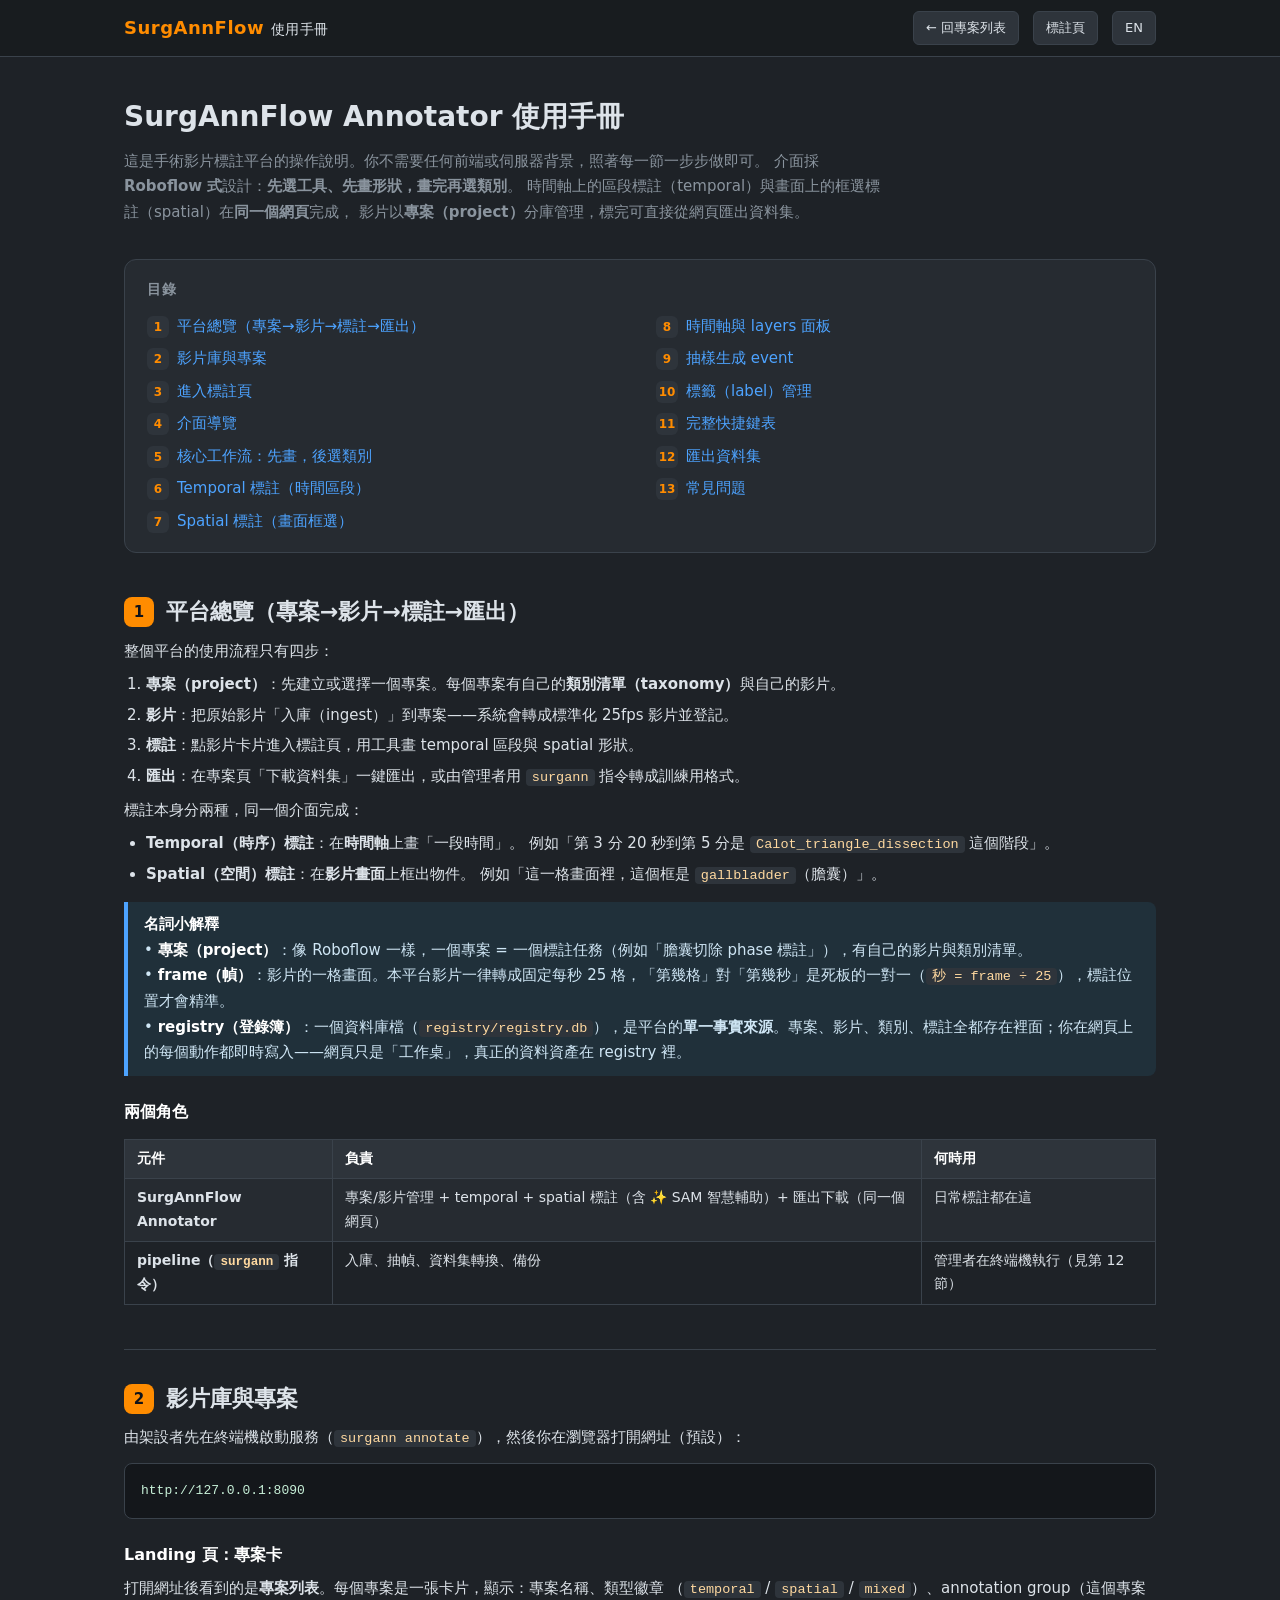
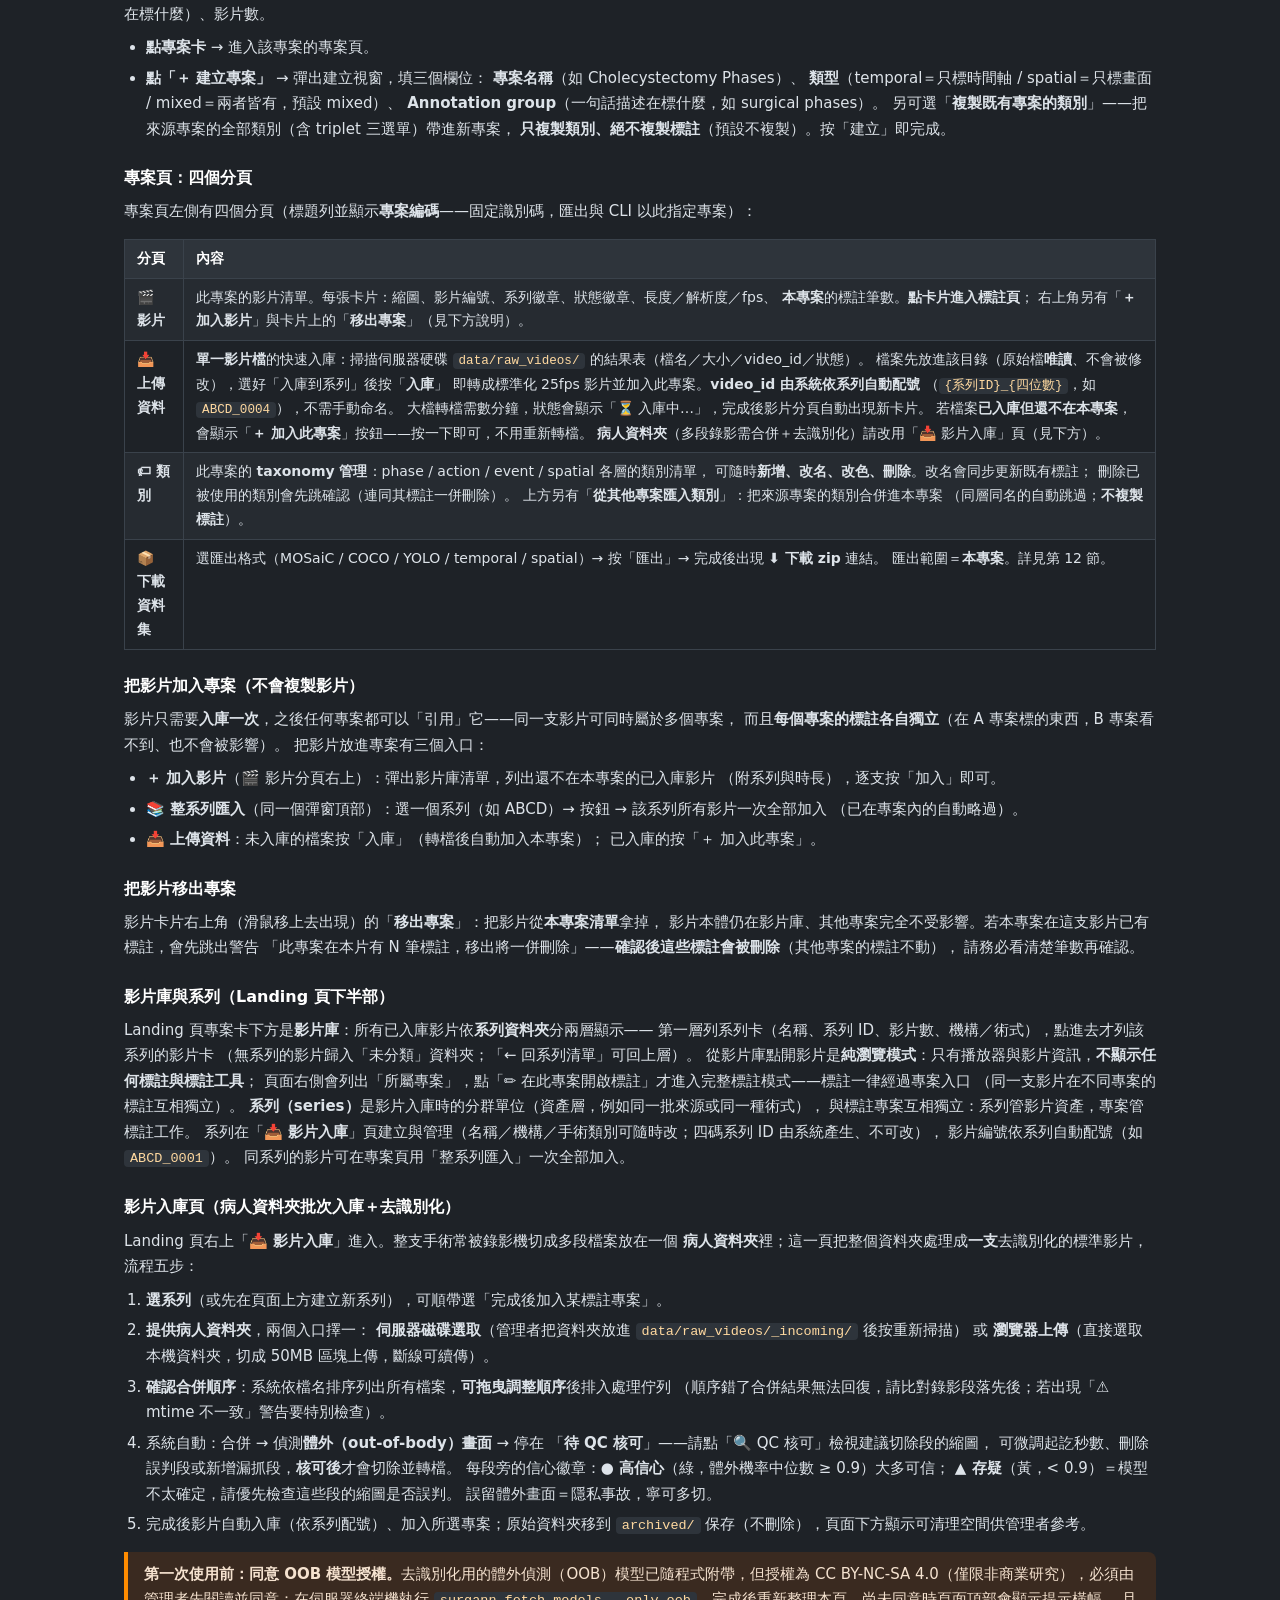
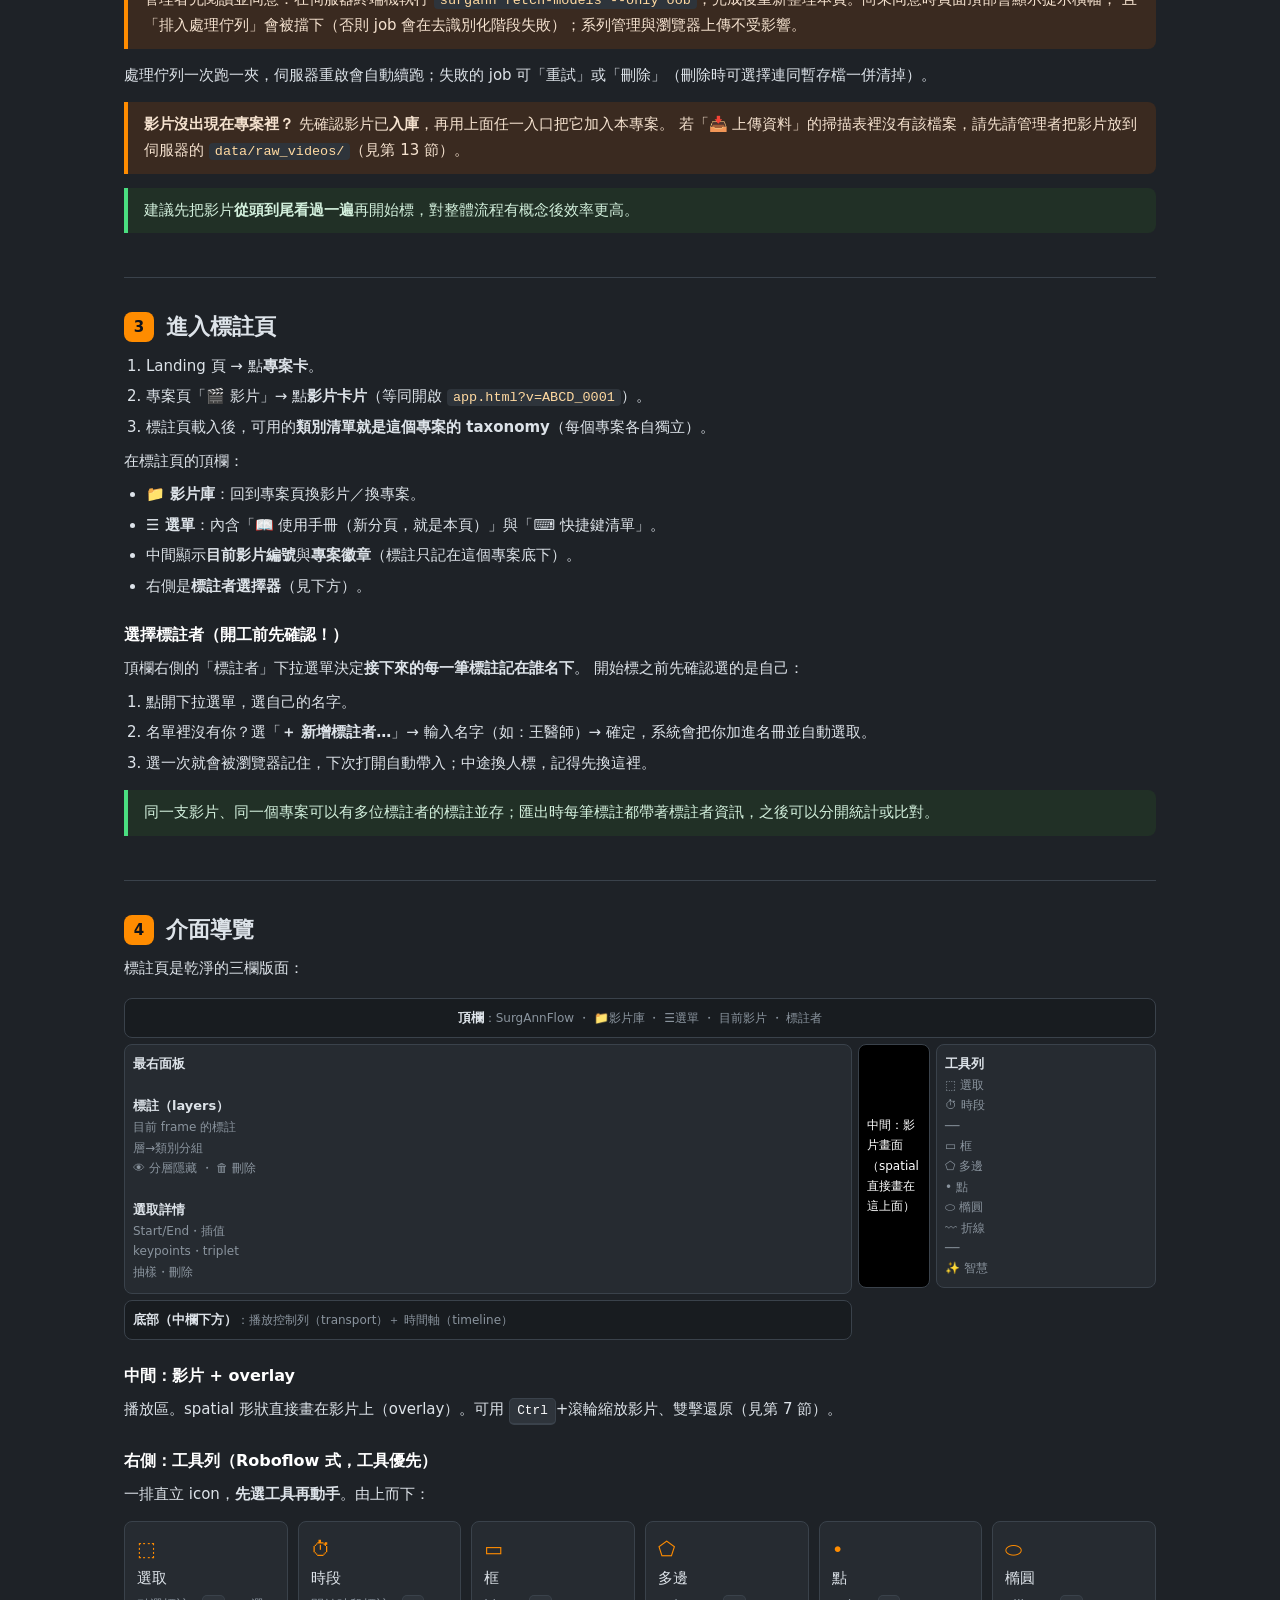
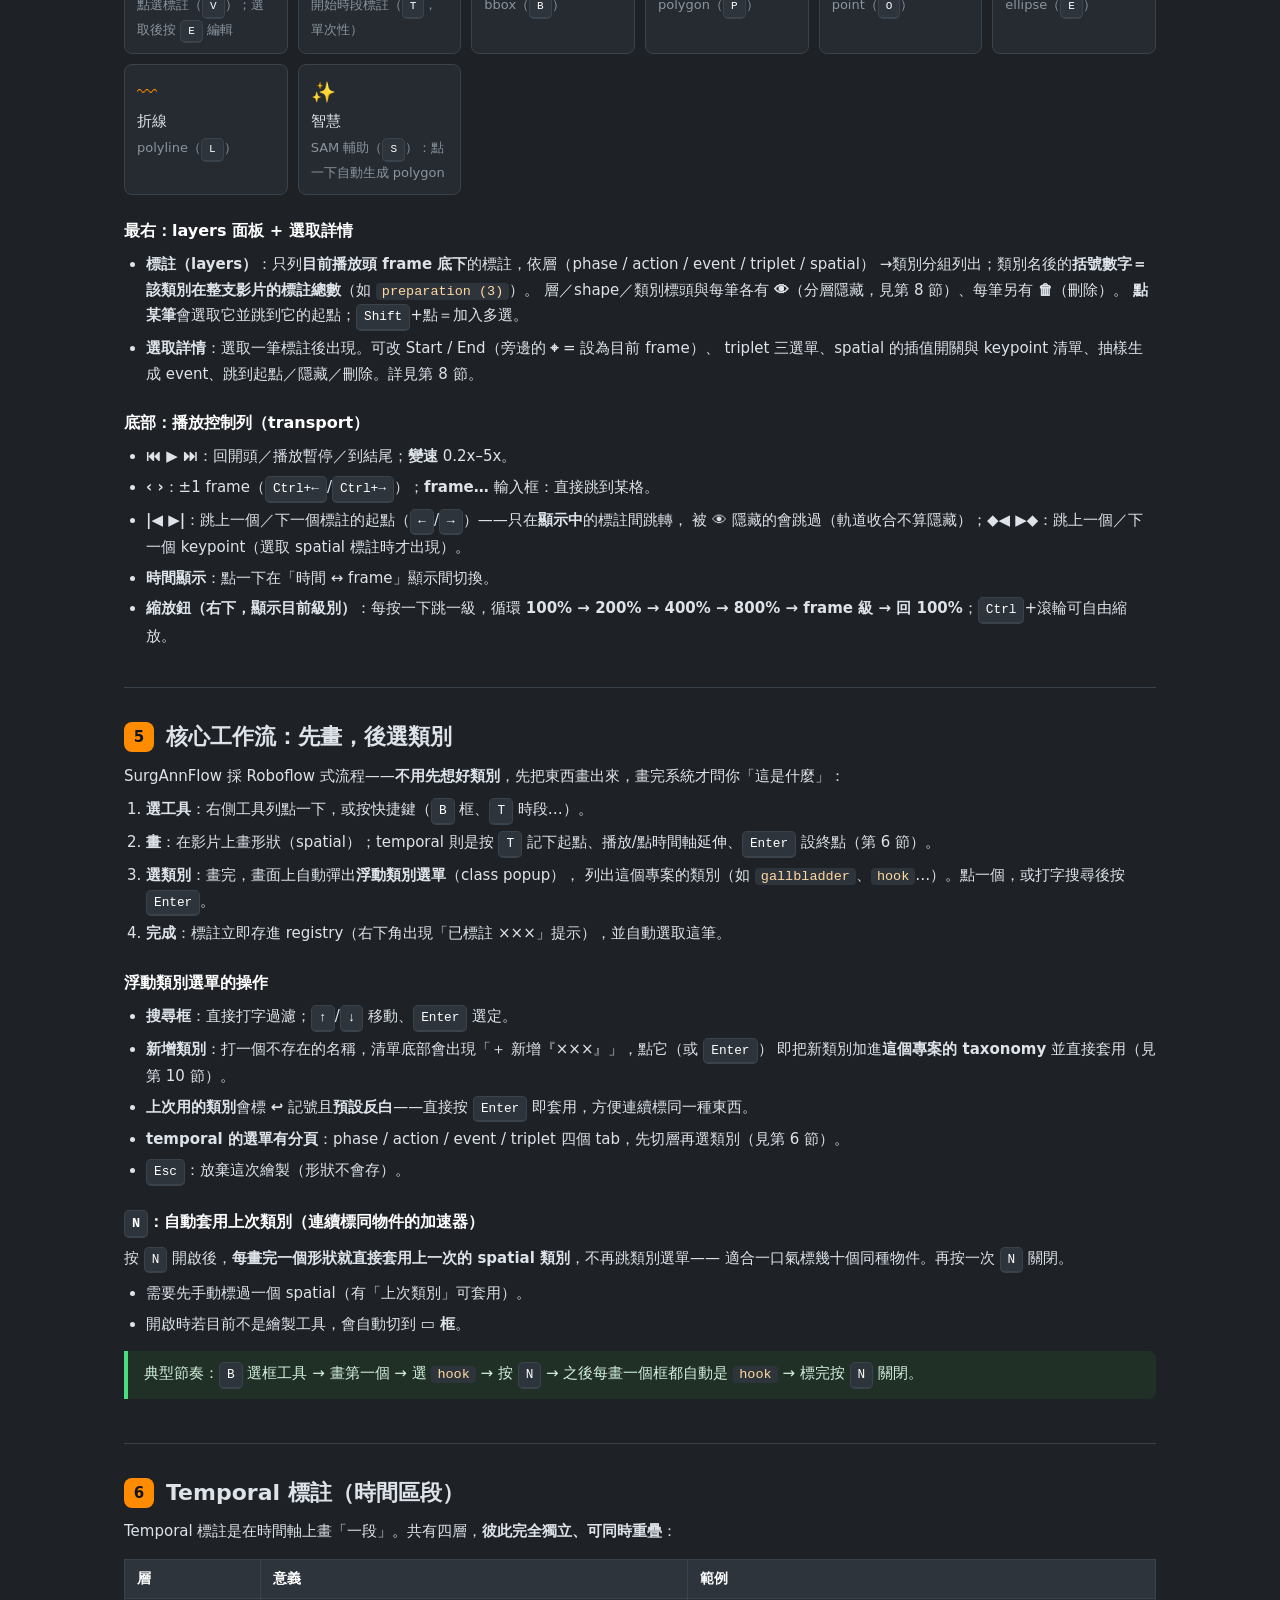
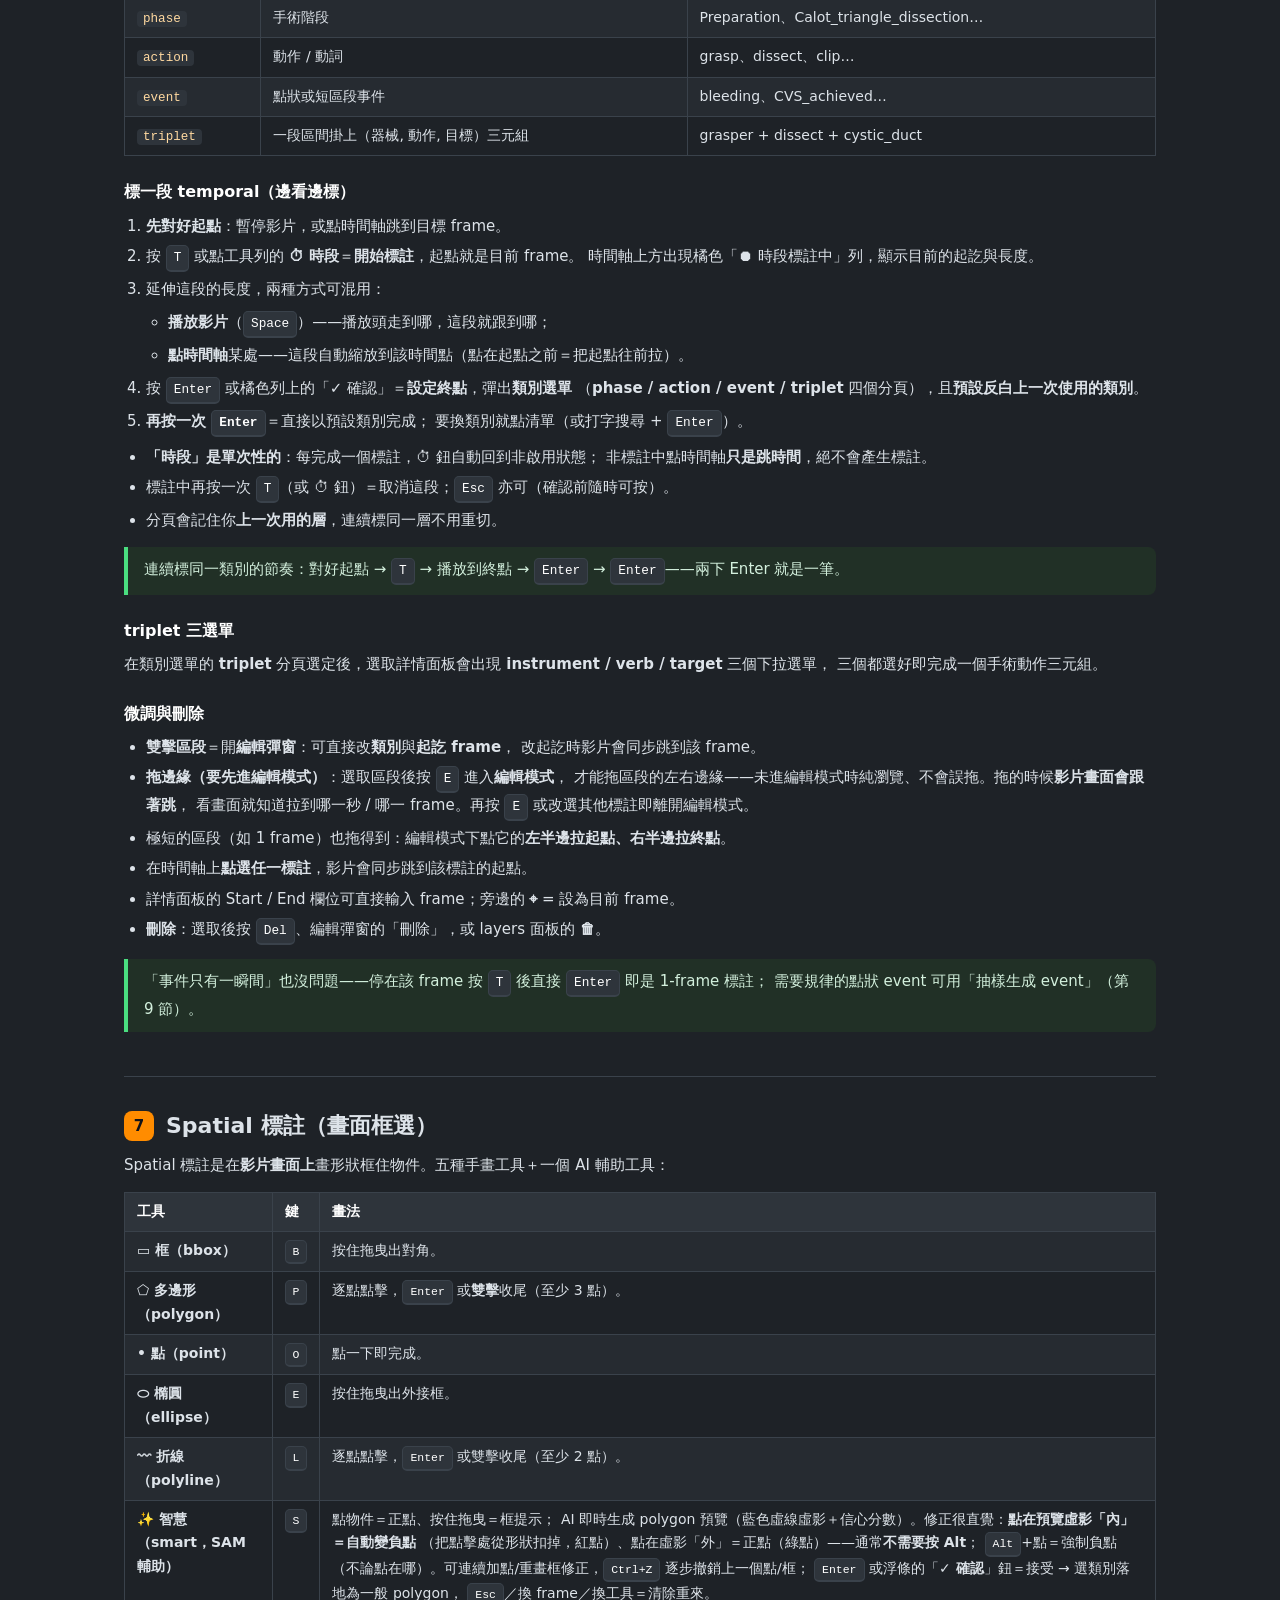
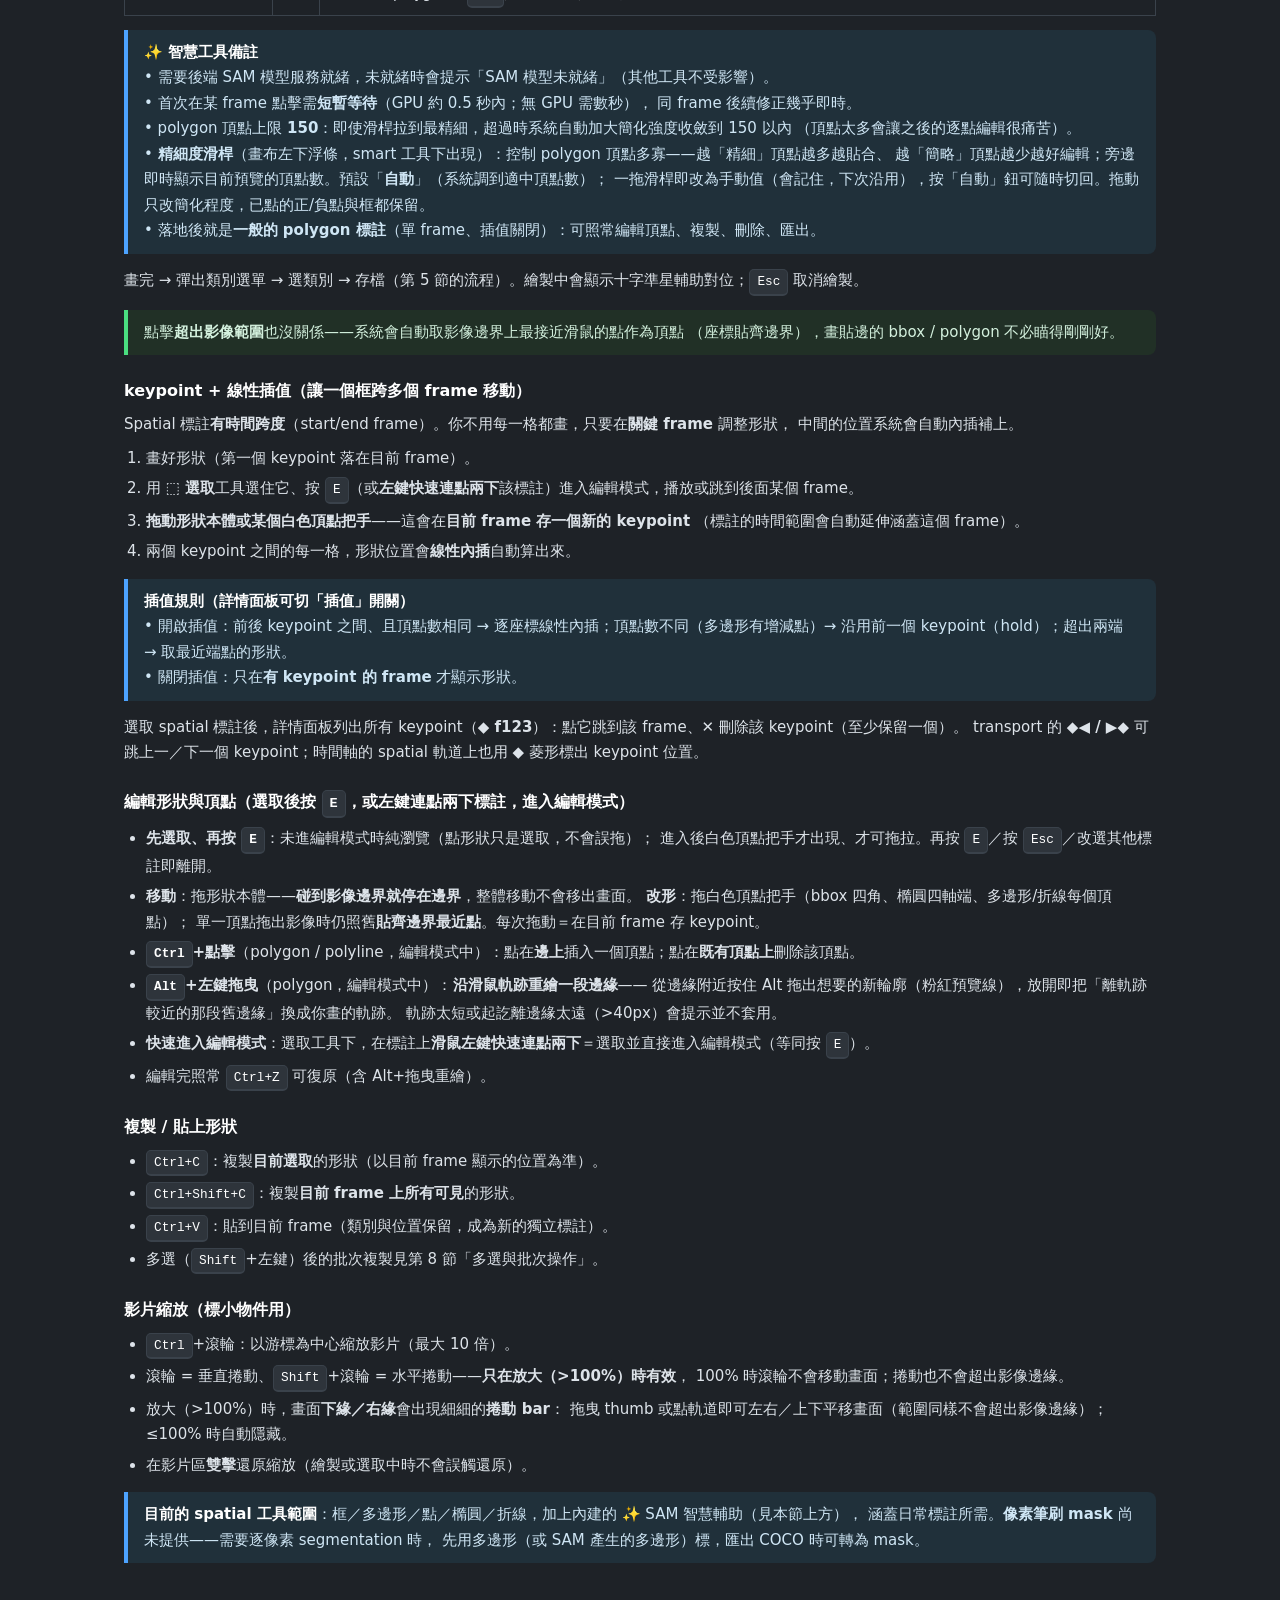
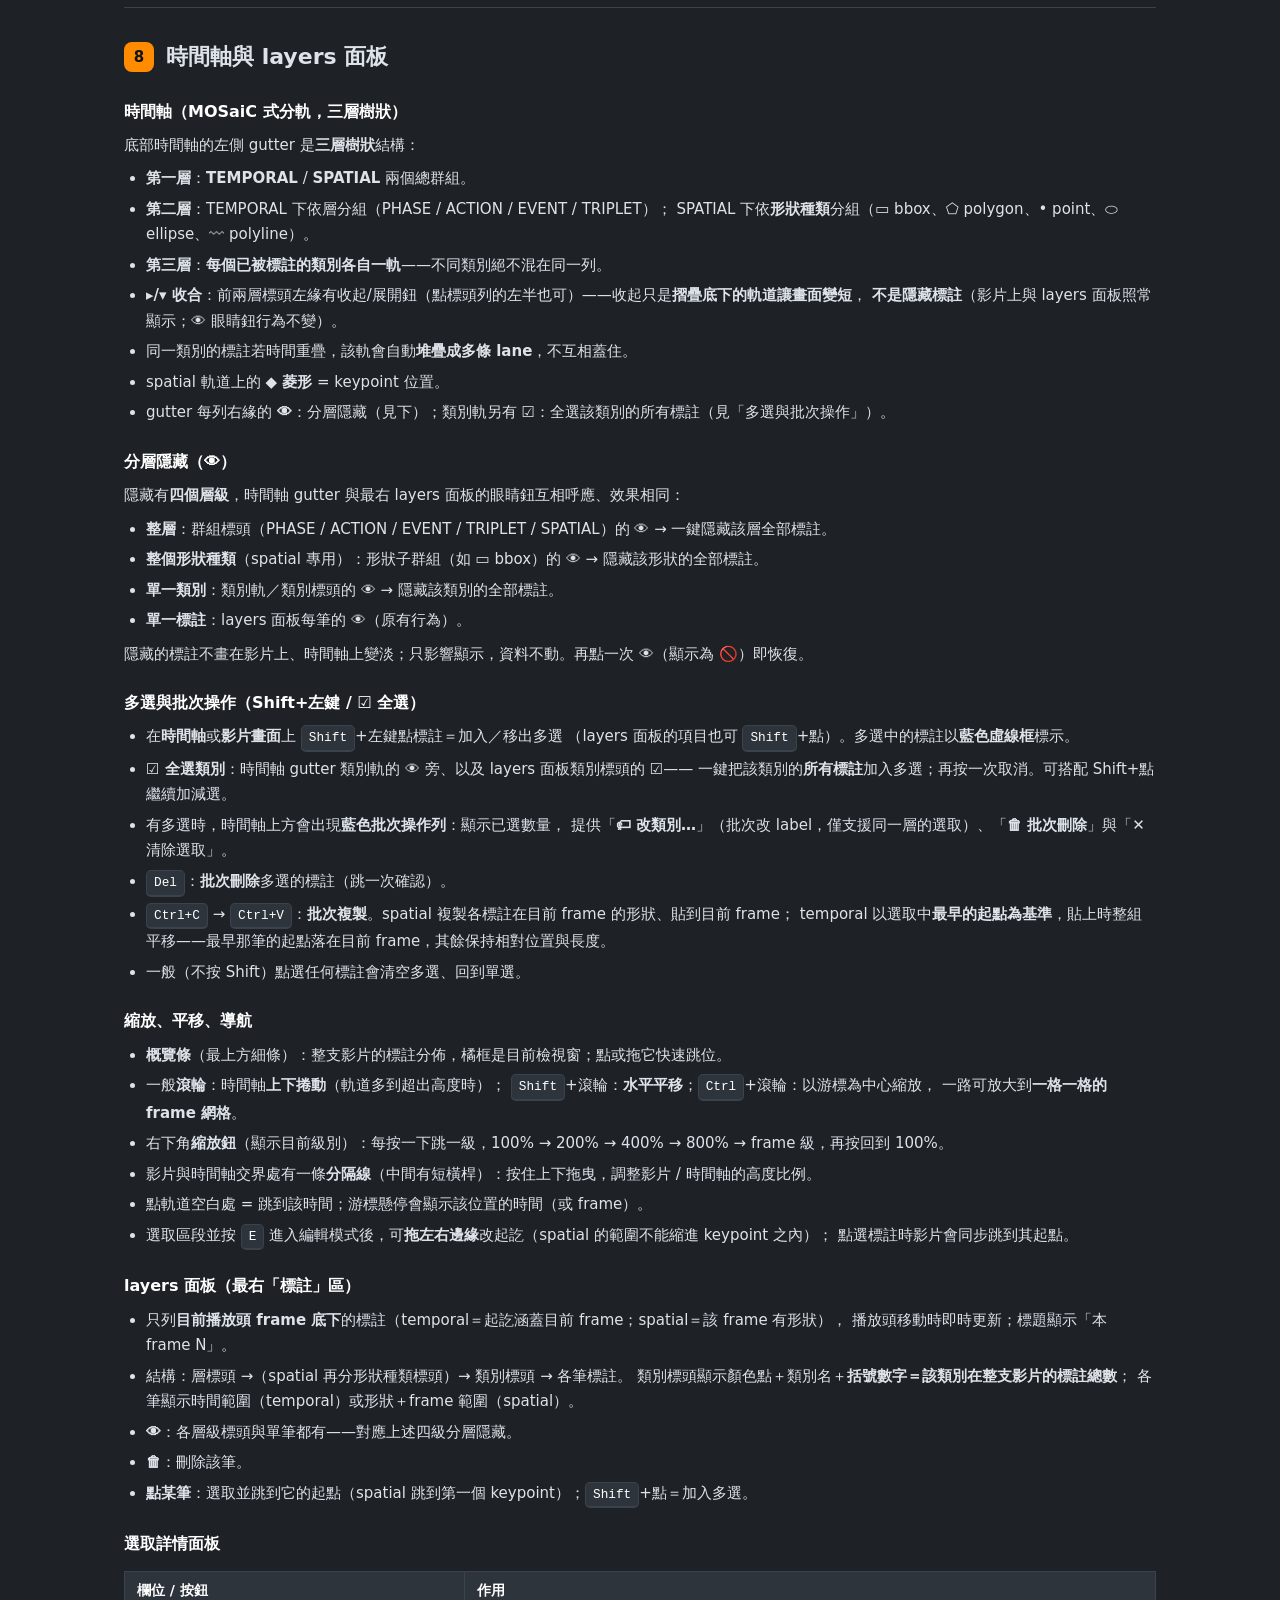
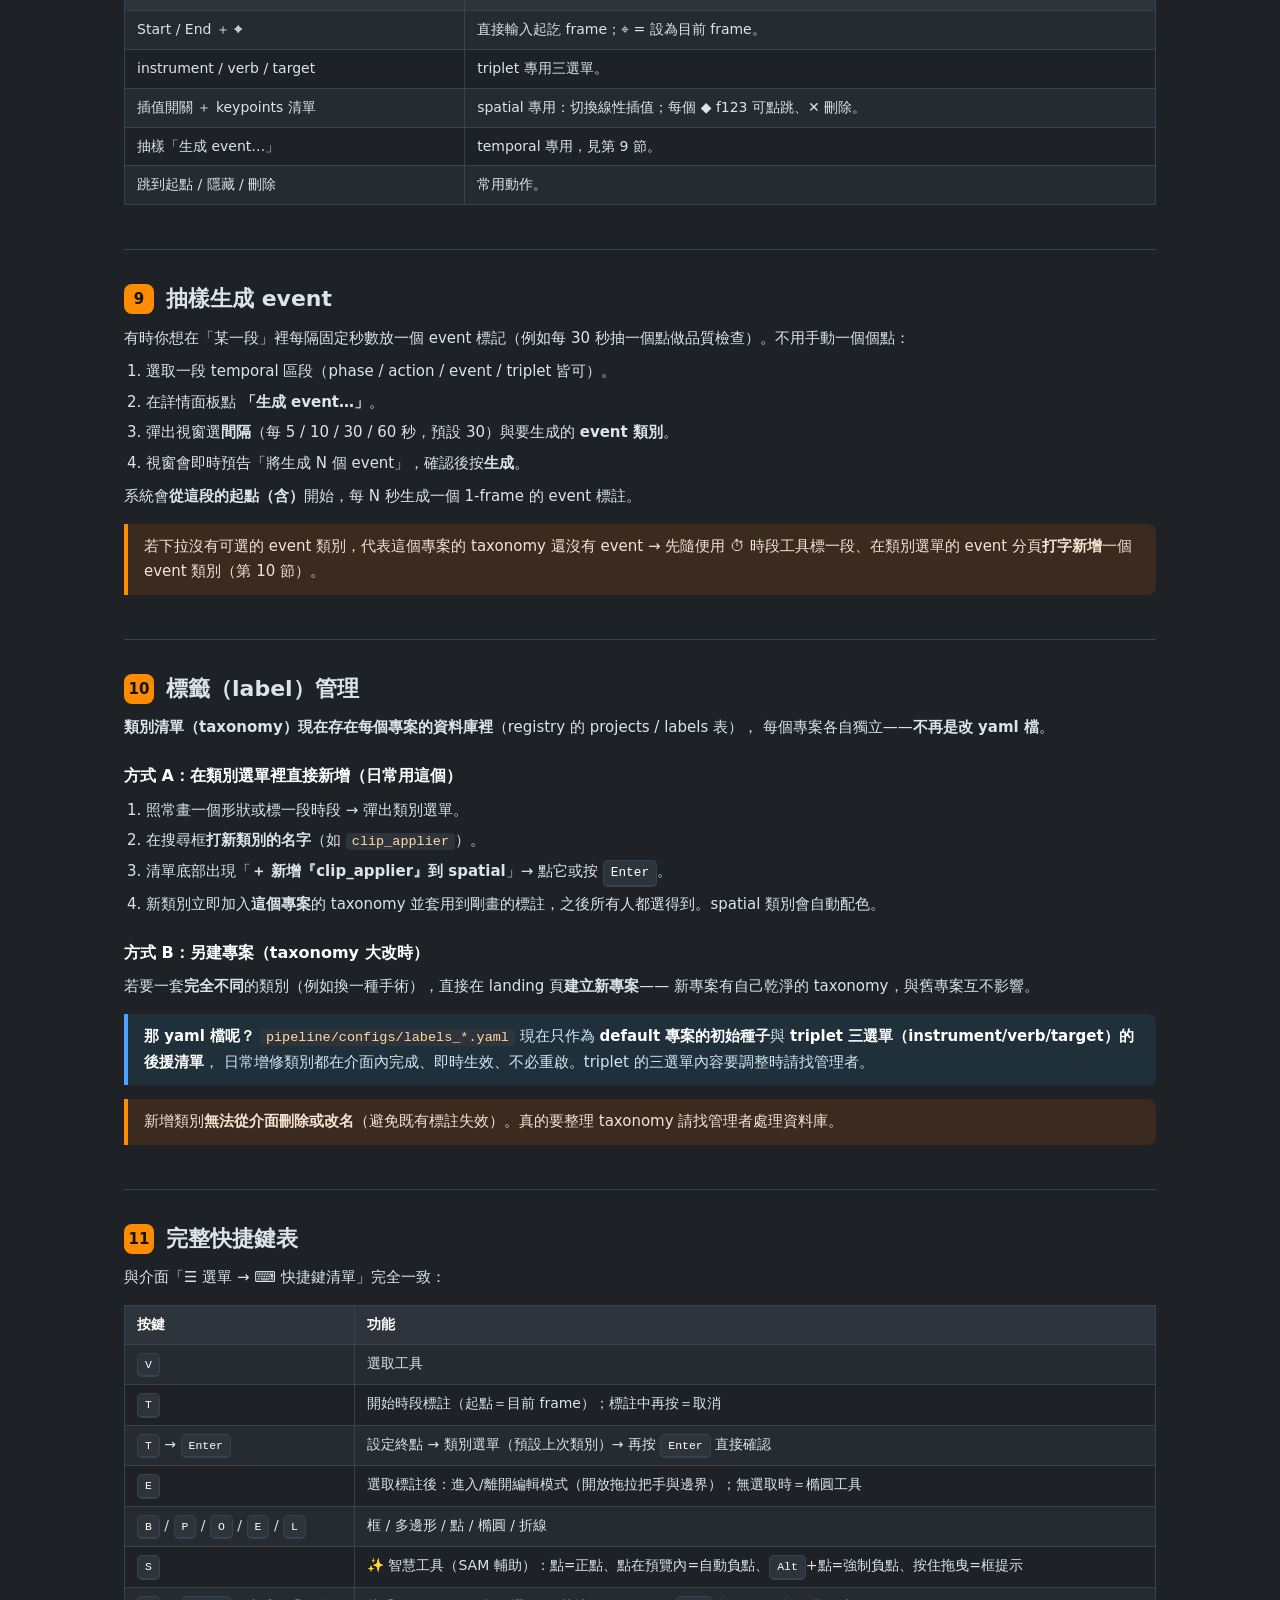
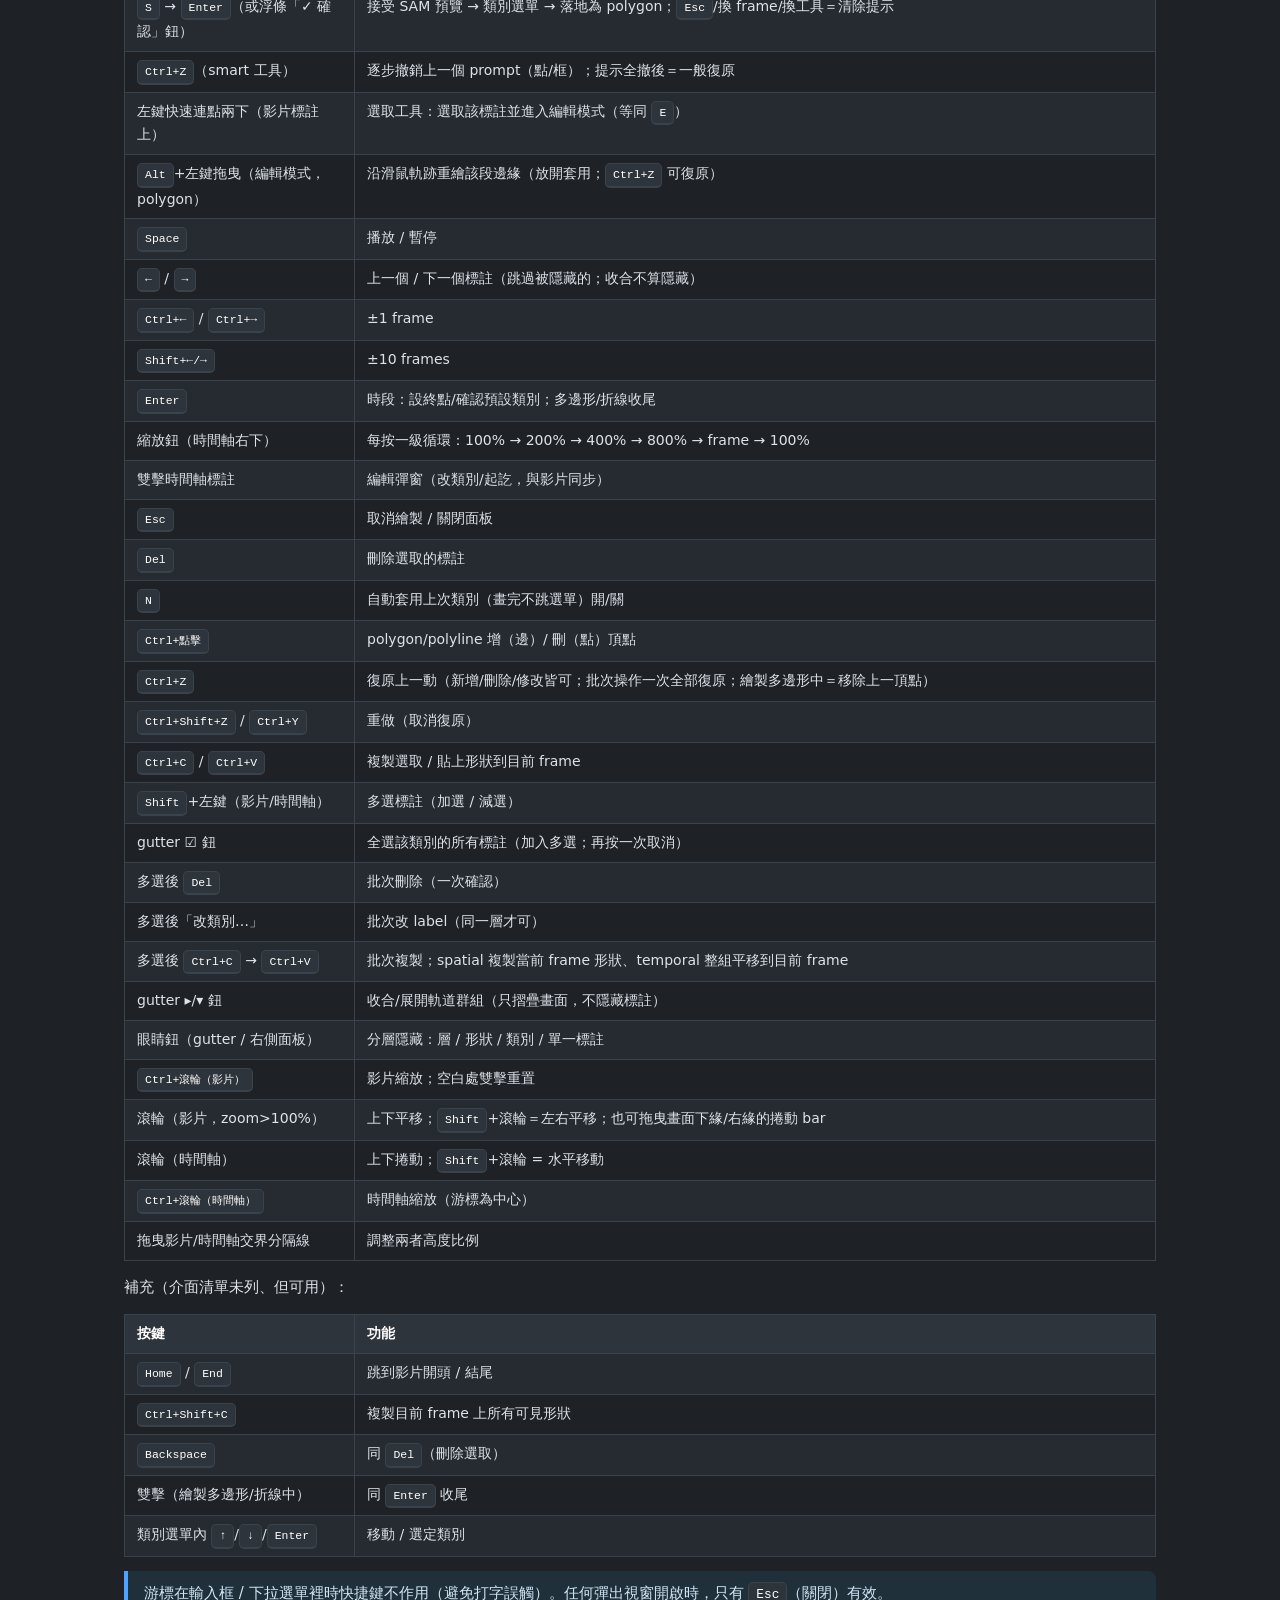
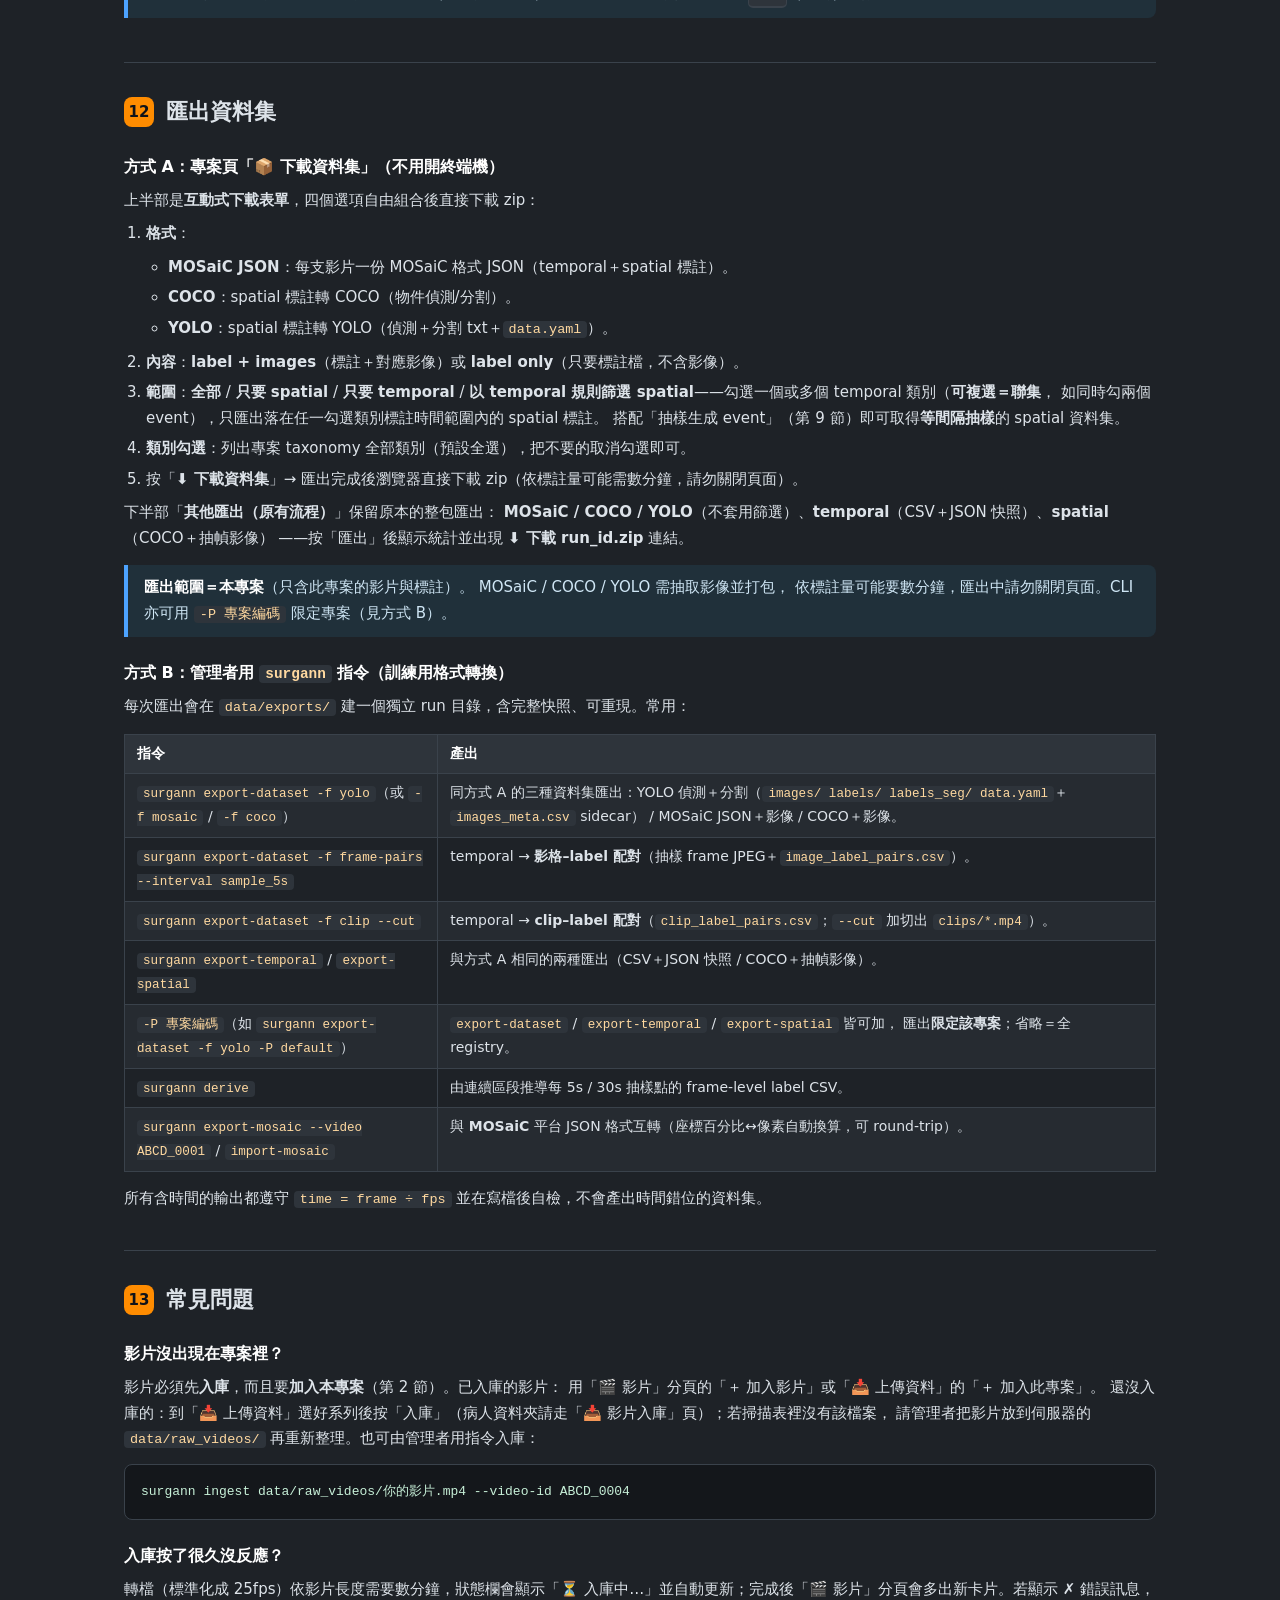
<file: pipeline/annotator/static/guide_en.html>
<!DOCTYPE html>
<html lang="en">
<head>
<meta charset="utf-8">
<title>SurgAnnFlow Annotator User Manual</title>
<meta name="viewport" content="width=device-width, initial-scale=1">
<style>
  /* 自包含樣式（與平台一致的深色系；本頁可獨立另開，不外連 style.css）*/
  :root{
    --bg:#1e2227; --bg2:#262b31; --bg3:#2e343b;
    --fg:#dde3e9; --dim:#8a949e; --line:#3a424b;
    --accent:#ff8c00; --sel:#4da3ff; --rec:#ff5252; --danger:#e05555;
    --ok:#4ade80;
  }
  *{box-sizing:border-box}
  html{scroll-behavior:smooth}
  body{
    margin:0; background:var(--bg); color:var(--fg);
    font:15px/1.7 system-ui,"Noto Sans TC",sans-serif;
    -webkit-font-smoothing:antialiased;
  }
  a{color:var(--sel); text-decoration:none}
  a:hover{text-decoration:underline}
  code,kbd{font-family:ui-monospace,"SF Mono",Menlo,monospace}
  code{background:var(--bg3); color:#ffd9a0; padding:1px 6px; border-radius:4px; font-size:.9em}
  kbd{
    display:inline-block; background:var(--bg3); border:1px solid var(--line);
    border-bottom-width:2px; border-radius:5px; padding:1px 7px; font-size:.85em;
    color:#fff; white-space:nowrap;
  }
  .wrap{max-width:1080px; margin:0 auto; padding:0 24px}

  /* 頂欄 */
  header{
    position:sticky; top:0; z-index:5; background:#181c20ee; backdrop-filter:blur(6px);
    border-bottom:1px solid var(--line);
  }
  header .wrap{display:flex; align-items:center; gap:14px; height:56px}
  .brand{font-weight:700; letter-spacing:.5px; color:var(--accent); font-size:18px}
  .brand span{color:var(--fg); font-weight:400; font-size:14px}
  header .spacer{flex:1}
  header a.back{
    background:var(--bg3); border:1px solid var(--line); color:var(--fg);
    padding:5px 12px; border-radius:6px; font-size:13px;
  }
  header a.back:hover{background:var(--accent); color:#10131a; text-decoration:none}

  /* Hero */
  .hero{padding:36px 0 8px}
  .hero h1{margin:0 0 8px; font-size:28px}
  .hero p{margin:0; color:var(--dim); max-width:760px}

  /* 目錄 */
  nav.toc{
    background:var(--bg2); border:1px solid var(--line); border-radius:12px;
    padding:18px 22px; margin:26px 0 10px;
  }
  nav.toc h2{margin:0 0 12px; font-size:14px; color:var(--dim); text-transform:uppercase; letter-spacing:1px}
  nav.toc ol{margin:0; padding:0; list-style:none; columns:2; column-gap:32px}
  nav.toc li{margin:0 0 7px; break-inside:avoid}
  nav.toc a{display:inline-block}
  nav.toc .num{
    display:inline-block; width:22px; height:22px; line-height:22px; text-align:center;
    background:var(--bg3); border-radius:6px; color:var(--accent); font-size:12px;
    margin-right:8px; font-weight:600;
  }

  /* 章節 */
  section{padding:30px 0; border-top:1px solid var(--line)}
  section:first-of-type{border-top:none}
  h2.sec{font-size:22px; margin:0 0 6px; scroll-margin-top:70px}
  h2.sec .num{
    display:inline-block; min-width:30px; height:30px; line-height:30px; text-align:center;
    background:var(--accent); color:#10131a; border-radius:8px; font-size:15px;
    margin-right:12px; font-weight:700; vertical-align:2px;
  }
  h3{font-size:16px; margin:22px 0 6px; color:#fff}
  p{margin:8px 0}
  ul,ol.steps{margin:8px 0; padding-left:22px}
  li{margin:5px 0}

  /* 白話小盒 */
  .note{
    background:#20303a; border-left:4px solid var(--sel); border-radius:0 8px 8px 0;
    padding:10px 16px; margin:14px 0; color:#cfe6f5;
  }
  .note b{color:#fff}
  .warn{
    background:#3a2a20; border-left:4px solid var(--accent); border-radius:0 8px 8px 0;
    padding:10px 16px; margin:14px 0; color:#f5e2cf;
  }
  .tip{
    background:#213026; border-left:4px solid var(--ok); border-radius:0 8px 8px 0;
    padding:10px 16px; margin:14px 0; color:#d3f0dd;
  }

  /* pre / 指令 */
  pre{
    background:#14171b; border:1px solid var(--line); border-radius:8px;
    padding:14px 16px; overflow-x:auto; margin:12px 0;
  }
  pre code{background:none; color:#c7f0d8; padding:0; font-size:13px}

  /* 表格 */
  .tbl-wrap{overflow-x:auto; margin:14px 0}
  table{border-collapse:collapse; width:100%; font-size:14px}
  th,td{border:1px solid var(--line); padding:7px 12px; text-align:left; vertical-align:top}
  th{background:var(--bg3); color:#fff; font-weight:600}
  tr:nth-child(even) td{background:var(--bg2)}
  td kbd{font-size:.82em}

  /* icon 說明格 */
  .icon-grid{display:grid; grid-template-columns:repeat(auto-fill,minmax(150px,1fr)); gap:10px; margin:14px 0}
  .icon-cell{background:var(--bg2); border:1px solid var(--line); border-radius:8px; padding:10px 12px}
  .icon-cell .glyph{font-size:20px; color:var(--accent)}
  .icon-cell .cap{font-size:13px; color:var(--dim); margin-top:2px}

  /* UI 分區示意（三欄：中間影片 / 工具列 / layers+詳情） */
  .layout-map{
    display:grid; grid-template-columns:1fr 72px 220px; grid-template-rows:auto 1fr auto;
    gap:6px; margin:16px 0; min-height:230px; font-size:12px;
  }
  .lm{background:var(--bg2); border:1px solid var(--line); border-radius:8px; padding:8px; color:var(--dim)}
  .lm b{color:var(--fg); font-size:13px}
  .lm.top{grid-column:1/4; text-align:center; background:#181c20}
  .lm.bottom{grid-column:1/2; background:#181c20}
  .lm.center{color:#fff; display:flex; align-items:center; justify-content:center; background:#000}
  .lm.tall{grid-row:2/4}

  footer{padding:40px 0 60px; color:var(--dim); font-size:13px; text-align:center}
</style>
</head>
<body>

<header>
  <div class="wrap">
    <span class="brand">SurgAnnFlow <span>User Manual</span></span>
    <span class="spacer"></span>
    <a class="back" href="index.html">← Projects</a>
    <a class="back" href="app.html">Annotator</a>
    <a class="back" href="guide.html" id="langToggle" title="切換為繁體中文">中文</a>
  </div>
</header>

<div class="wrap">

  <div class="hero">
    <h1>SurgAnnFlow Annotator User Manual</h1>
    <p>This is the operating guide for the surgical-video annotation platform. You need no front-end or server background&mdash;just follow each section step by step.
       The interface follows a <strong>Roboflow-style</strong> design: <strong>pick a tool first, draw the shape first, then choose the class afterward</strong>.
       Temporal segment annotations (on the timeline) and spatial region annotations (on the frame) are both done in the <strong>same web page</strong>.
       Videos are organized into libraries by <strong>project</strong>, and once annotated you can export a dataset directly from the web page.</p>
  </div>

  <nav class="toc">
    <h2>Contents</h2>
    <ol>
      <li><a href="#s1"><span class="num">1</span>Platform overview (project → video → annotation → export)</a></li>
      <li><a href="#s2"><span class="num">2</span>Video library and projects</a></li>
      <li><a href="#s3"><span class="num">3</span>Entering the annotation page</a></li>
      <li><a href="#s4"><span class="num">4</span>Interface tour</a></li>
      <li><a href="#s5"><span class="num">5</span>Core workflow: draw first, choose class after</a></li>
      <li><a href="#s6"><span class="num">6</span>Temporal annotation (time segments)</a></li>
      <li><a href="#s7"><span class="num">7</span>Spatial annotation (on-frame regions)</a></li>
      <li><a href="#s8"><span class="num">8</span>Timeline and layers panel</a></li>
      <li><a href="#s9"><span class="num">9</span>Sampling to generate events</a></li>
      <li><a href="#s10"><span class="num">10</span>Label management</a></li>
      <li><a href="#s11"><span class="num">11</span>Complete keyboard shortcut table</a></li>
      <li><a href="#s12"><span class="num">12</span>Exporting datasets</a></li>
      <li><a href="#s13"><span class="num">13</span>Frequently asked questions</a></li>
    </ol>
  </nav>

  <!-- 1 ============================================================= -->
  <section id="s1">
    <h2 class="sec"><span class="num">1</span>Platform overview (project → video → annotation → export)</h2>
    <p>The whole platform workflow is just four steps:</p>
    <ol class="steps">
      <li><b>Project</b>: first create or select a project. Each project has its own <strong>class list (taxonomy)</strong> and its own videos.</li>
      <li><b>Video</b>: "ingest" a source video into the project&mdash;the system standardizes it to 25fps and registers it.</li>
      <li><b>Annotation</b>: click a video card to enter the annotation page, then use the tools to draw temporal segments and spatial shapes.</li>
      <li><b>Export</b>: click "Download dataset" on the project page for one-click export, or have an administrator convert it into a training format with the <code>surgann</code> command.</li>
    </ol>

    <p>Annotation itself comes in two kinds, both done in the same interface:</p>
    <ul>
      <li><b>Temporal annotation</b>: draw "a span of time" on the <strong>timeline</strong>.
        For example, "from 3:20 to 5:00 is the <code>Calot_triangle_dissection</code> phase."</li>
      <li><b>Spatial annotation</b>: outline an object on the <strong>video frame</strong>.
        For example, "in this frame, this box is <code>gallbladder</code>."</li>
    </ul>

    <div class="note">
      <b>A few terms explained</b><br>
      • <b>Project</b>: as in Roboflow, one project = one annotation task (e.g. "cholecystectomy phase annotation"), with its own videos and class list.<br>
      • <b>Frame</b>: a single picture of the video. This platform always standardizes video to a fixed 25 frames per second, so "which frame" maps to "which second" rigidly one-to-one (<code>seconds = frame ÷ 25</code>), which keeps annotation positions precise.<br>
      • <b>Registry</b>: a database file (<code>registry/registry.db</code>), the platform's <strong>single source of truth</strong>. Projects, videos, classes, and annotations are all stored in it; every action you take in the web page is written to it immediately&mdash;the web page is only a "workbench," while the real data asset lives in the registry.
    </div>

    <h3>Two components</h3>
    <div class="tbl-wrap"><table>
      <tr><th>Component</th><th>Responsibility</th><th>When to use</th></tr>
      <tr><td><b>SurgAnnFlow Annotator</b></td><td>Project/video management + temporal + spatial annotation (incl. ✨ SAM smart assist) + export download (all in the same web page)</td><td>All day-to-day annotation happens here</td></tr>
      <tr><td><b>pipeline (<code>surgann</code> command)</b></td><td>Ingest, frame extraction, dataset conversion, backup</td><td>Run by an administrator in the terminal (see Section 12)</td></tr>
    </table></div>
  </section>

  <!-- 2 ============================================================= -->
  <section id="s2">
    <h2 class="sec"><span class="num">2</span>Video library and projects</h2>
    <p>An administrator first starts the service in the terminal (<code>surgann annotate</code>), then you open the URL in a browser (default):</p>
    <pre><code>http://127.0.0.1:8090</code></pre>

    <h3>Landing page: project cards</h3>
    <p>What you see after opening the URL is the <strong>project list</strong>. Each project is a card showing: the project name, a type badge
      (<code>temporal</code> / <code>spatial</code> / <code>mixed</code>), the annotation group (what this project is annotating), and the video count.</p>
    <ul>
      <li><strong>Click a project card</strong> → enter that project's page.</li>
      <li><strong>Click "＋ Create project"</strong> → a dialog pops up; fill in three fields:
        <b>project name</b> (e.g. Cholecystectomy Phases),
        <b>type</b> (temporal = timeline only / spatial = frame only / mixed = both, default mixed), and
        <b>Annotation group</b> (a one-line description of what is being annotated, e.g. surgical phases).
        You can also optionally "<b>copy classes from an existing project</b>"&mdash;this brings all of the source project's classes (including the triplet three dropdowns) into the new project,
        <strong>copying only the classes, never the annotations</strong> (off by default). Click "Create" to finish.</li>
    </ul>

    <h3>Project page: four tabs</h3>
    <p>The project page has four tabs on the left (the title bar also shows the <strong>project code</strong>&mdash;a fixed identifier that export and the CLI use to specify the project):</p>
    <div class="tbl-wrap"><table>
      <tr><th>Tab</th><th>Contents</th></tr>
      <tr><td><b>🎬 Videos</b></td>
        <td>The video list for this project. Each card: thumbnail, video number, series badge, status badge, length / resolution / fps, and
            the annotation count <strong>within this project</strong>. <strong>Click a card to enter the annotation page</strong>;
            the top-right also has "<b>＋ Add video</b>" and each card has "<b>Remove from project</b>" (explained below).</td></tr>
      <tr><td><b>📥 Upload data</b></td>
        <td>Fast ingest of a <strong>single video file</strong>: a results table from scanning the server disk <code>data/raw_videos/</code> (filename / size / video_id / status).
            Place the file into that directory first (the source file is <strong>read-only</strong> and is never modified), choose "ingest into series," then click "<b>Ingest</b>"
            to standardize it into a 25fps video and add it to this project. <strong>The video_id is auto-assigned by the system per series</strong>
            (<code>{series ID}_{four digits}</code>, e.g. <code>ABCD_0004</code>); no manual naming is needed.
            Transcoding large files takes a few minutes; the status shows "⏳ Ingesting…," and when done a new card automatically appears in the Videos tab.
            If a file is <strong>already ingested but not yet in this project</strong>, an "<b>＋ Add to this project</b>" button appears&mdash;one click, no re-transcoding needed.
            For a <strong>patient folder</strong> (multiple recording segments that need to be merged and de-identified), use the "📥 Video ingest" page instead (see below).</td></tr>
      <tr><td><b>🏷 Classes</b></td>
        <td>The <strong>taxonomy management</strong> for this project: the class lists for each layer&mdash;phase / action / event / spatial&mdash;which can be
            <strong>added, renamed, recolored, or deleted</strong> at any time. Renaming updates existing annotations in sync;
            deleting a class that is already in use prompts for confirmation first (its annotations are deleted along with it).
            Above there is also "<b>Import classes from another project</b>": merges the source project's classes into this project
            (same-layer, same-name entries are skipped automatically; <strong>annotations are not copied</strong>).</td></tr>
      <tr><td><b>📦 Download dataset</b></td>
        <td>Choose the export format (MOSaiC / COCO / YOLO / temporal / spatial) → click "Export" → when done an <b>⬇ Download zip</b> link appears.
            The export scope = <strong>this project</strong>. See Section 12 for details.</td></tr>
    </table></div>

    <h3>Add a video to a project (does not copy the video)</h3>
    <p>A video only needs to be <strong>ingested once</strong>; after that any project can "reference" it&mdash;the same video can belong to multiple projects simultaneously,
       and <strong>each project's annotations are independent</strong> (what you annotate in project A is not visible in and not affected by project B).
       There are three entry points for adding a video to a project:</p>
    <ul>
      <li><b>＋ Add video</b> (top-right of the 🎬 Videos tab): pops up the video library list, showing ingested videos not yet in this project
          (with series and duration); click "Add" on each one.</li>
      <li><b>📚 Import entire series</b> (at the top of the same dialog): choose a series (e.g. ABCD) → click the button → all videos in that series are added at once
          (those already in the project are skipped automatically).</li>
      <li><b>📥 Upload data</b>: for a not-yet-ingested file click "Ingest" (after transcoding it is added to this project automatically);
          for an already-ingested one click "＋ Add to this project."</li>
    </ul>

    <h3>Remove a video from a project</h3>
    <p>The "<b>Remove from project</b>" control at the top-right of a video card (appears on mouse-over) removes the video from <strong>this project's list</strong>;
       the video itself stays in the video library, and other projects are entirely unaffected. If this project already has annotations on this video, a warning appears first
       ("This project has N annotations on this video; removing will delete them too")&mdash;<strong>after you confirm, these annotations are deleted</strong> (other projects' annotations are untouched),
       so be sure to read the count carefully before confirming.</p>

    <h3>Video library and series (lower half of the Landing page)</h3>
    <p>Below the project cards on the Landing page is the <strong>video library</strong>: all ingested videos are shown in two levels by <strong>series folder</strong>&mdash;
       the first level lists series cards (name, series ID, video count, institution / procedure); clicking in lists that series' video cards
       (videos with no series go into an "Unclassified" folder; "← Back to series list" returns to the upper level).
       Opening a video from the video library is <strong>pure browse mode</strong>: only the player and video info, <strong>with no annotations or annotation tools shown</strong>;
       the right side of the page lists the "owning projects," and only by clicking "✏ Open annotation in this project" do you enter full annotation mode&mdash;annotation is always accessed through a project
       (the same video's annotations in different projects are independent of one another).
       A <b>series</b> is the grouping unit at video-ingest time (the asset layer, e.g. one batch of sources or one type of procedure),
       and is independent of annotation projects: a series manages video assets, a project manages annotation work.
       Series are created and managed on the "<b>📥 Video ingest</b>" page (name / institution / surgery category can be changed at any time; the four-character series ID is system-generated and cannot be changed),
       and video numbers are auto-assigned per series (e.g. <code>ABCD_0001</code>).
       Videos in the same series can all be added at once from the project page via "Import entire series."</p>

    <h3>Video ingest page (batch ingest of patient folders + de-identification)</h3>
    <p>Enter it via "<b>📥 Video ingest</b>" at the top-right of the Landing page. A full surgery is often split by the recorder into multiple files placed in one
       <strong>patient folder</strong>; this page processes the entire folder into <strong>one</strong> de-identified standardized video, in five steps:</p>
    <ol class="steps">
      <li><b>Choose a series</b> (or create a new series at the top of the page first); you may also select "add to an annotation project when done."</li>
      <li><b>Provide the patient folder</b>, via one of two entry points:
        <b>select from server disk</b> (an administrator places the folder into <code>data/raw_videos/_incoming/</code>, then click Rescan)
        or <b>upload from browser</b> (select the local folder directly, uploaded in 50MB chunks, resumable after a disconnect).</li>
      <li><b>Confirm the merge order</b>: the system lists all files sorted by filename; <strong>you can drag to reorder</strong> before queuing them for processing
        (a wrong order makes the merge result unrecoverable, so compare the sequence of recorded segments; if a "⚠ mtime inconsistent" warning appears, check especially carefully).</li>
      <li>The system automatically: merges → detects <strong>out-of-body frames</strong> → stops at
        "<b>Awaiting QC approval</b>"&mdash;click "🔍 QC approval" to review the thumbnails of the suggested segments to cut out,
        where you can fine-tune the start/end seconds, delete false positives, or add missed segments; only <strong>after approval</strong> are they cut and transcoded.
        The confidence badge next to each segment: <b>● High confidence</b> (green, median out-of-body probability ≥ 0.9) is mostly reliable;
        <b>▲ Uncertain</b> (yellow, &lt; 0.9) = the model is not very sure, so check these segments' thumbnails first for false positives.
        Leaving out-of-body frames in = a privacy incident, so err toward cutting more.</li>
      <li>When done the video is auto-ingested (numbered per series) and added to the selected project; the original folder is moved to
        <code>archived/</code> for safekeeping (not deleted), and the bottom of the page shows the reclaimable space for the administrator's reference.</li>
    </ol>
    <div class="warn"><b>Before first use: accept the OOB model license.</b> The out-of-body (OOB) detection model used for de-identification ships with the program, but its license is
      CC BY-NC-SA 4.0 (non-commercial research only) and an administrator must read and accept it first: run
      <code>surgann fetch-models --only oob</code> in the server terminal, then reload this page. Until it is accepted, a notice banner appears at the top of the page
      and "queue for processing" is blocked (otherwise the job would fail at the de-identification stage); series management and browser upload are unaffected.</div>
    <p class="dim">The processing queue runs one folder at a time and resumes automatically if the server restarts; a failed job can be "retried" or "deleted" (on delete you may choose to also clear the temporary files).</p>

    <div class="warn"><b>Video not showing up in the project?</b> First confirm the video is <strong>ingested</strong>, then use any of the entry points above to add it to this project.
      If the file is not in the scan table under "📥 Upload data," ask the administrator to place the video into the server's
      <code>data/raw_videos/</code> (see Section 13).</div>
    <div class="tip">We recommend <strong>watching the video from start to finish once</strong> before you begin annotating; having a sense of the overall flow makes you more efficient.</div>
  </section>

  <!-- 3 ============================================================= -->
  <section id="s3">
    <h2 class="sec"><span class="num">3</span>Entering the annotation page</h2>
    <ol class="steps">
      <li>Landing page → click a <strong>project card</strong>.</li>
      <li>Project page "🎬 Videos" → click a <strong>video card</strong> (equivalent to opening <code>app.html?v=ABCD_0001</code>).</li>
      <li>After the annotation page loads, the <strong>available class list is this project's taxonomy</strong> (each project is independent).</li>
    </ol>
    <p>In the annotation page's top bar:</p>
    <ul>
      <li><b>📁 Video library</b>: return to the project page to switch videos / switch projects.</li>
      <li><b>☰ Menu</b>: contains "📖 User Manual (new tab, this very page)" and "⌨ Shortcut list."</li>
      <li>The middle shows the <strong>current video number</strong> and the <strong>project badge</strong> (annotations are recorded under this project).</li>
      <li>The right side is the <strong>annotator selector</strong> (see below).</li>
    </ul>

    <h3>Choose the annotator (confirm before you start!)</h3>
    <p>The "Annotator" dropdown at the top-right determines <strong>who each subsequent annotation is credited to</strong>.
       Confirm it is set to you before you start annotating:</p>
    <ol class="steps">
      <li>Open the dropdown and select your name.</li>
      <li>Not in the list? Select "<b>＋ Add annotator…</b>" → enter a name (e.g. Dr. Wang) → confirm, and the system adds you to the roster and selects you automatically.</li>
      <li>Once selected, the browser remembers it and fills it in automatically next time; if someone else takes over mid-way, remember to change this first.</li>
    </ol>
    <div class="tip">The same video in the same project can hold annotations from multiple annotators at once; on export, each annotation carries its annotator info, so you can later break down or compare them separately.</div>
  </section>

  <!-- 4 ============================================================= -->
  <section id="s4">
    <h2 class="sec"><span class="num">4</span>Interface tour</h2>
    <p>The annotation page is a clean three-column layout:</p>

    <div class="layout-map">
      <div class="lm top"><b>Top bar</b>: SurgAnnFlow ・ 📁 Video library ・ ☰ Menu ・ current video ・ annotator</div>
      <div class="lm center">Center: video frame<br>(spatial is drawn directly on this)</div>
      <div class="lm"><b>Toolbar</b><br>⬚ Select<br>⏱ Segment<br>──<br>▭ Box<br>⬠ Polygon<br>• Point<br>⬭ Ellipse<br>〰 Polyline<br>──<br>✨ Smart</div>
      <div class="lm tall"><b>Far-right panel</b><br><br><b>Annotations (layers)</b><br>Annotations on the current frame<br>layer → class grouping<br>👁 Layered hide ・ 🗑 Delete<br><br><b>Selection details</b><br>Start/End・interpolation<br>keypoints・triplet<br>sampling・delete</div>
      <div class="lm bottom"><b>Bottom (below the center column)</b>: transport controls + timeline</div>
    </div>

    <h3>Center: video + overlay</h3>
    <p>The playback area. Spatial shapes are drawn directly on the video (overlay). You can use <kbd>Ctrl</kbd>+scroll to zoom the video, and double-click to reset (see Section 7).</p>

    <h3>Right: toolbar (Roboflow-style, tool-first)</h3>
    <p>A vertical row of icons; <strong>pick a tool before you act</strong>. From top to bottom:</p>
    <div class="icon-grid">
      <div class="icon-cell"><span class="glyph">⬚</span><div>Select</div><div class="cap">Select an annotation (<kbd>V</kbd>); after selecting, press <kbd>E</kbd> to edit</div></div>
      <div class="icon-cell"><span class="glyph">⏱</span><div>Segment</div><div class="cap">Start a time-segment annotation (<kbd>T</kbd>, one-shot)</div></div>
      <div class="icon-cell"><span class="glyph">▭</span><div>Box</div><div class="cap">bbox (<kbd>B</kbd>)</div></div>
      <div class="icon-cell"><span class="glyph">⬠</span><div>Polygon</div><div class="cap">polygon (<kbd>P</kbd>)</div></div>
      <div class="icon-cell"><span class="glyph">•</span><div>Point</div><div class="cap">point (<kbd>O</kbd>)</div></div>
      <div class="icon-cell"><span class="glyph">⬭</span><div>Ellipse</div><div class="cap">ellipse (<kbd>E</kbd>)</div></div>
      <div class="icon-cell"><span class="glyph">〰</span><div>Polyline</div><div class="cap">polyline (<kbd>L</kbd>)</div></div>
      <div class="icon-cell"><span class="glyph">✨</span><div>Smart</div><div class="cap">SAM assist (<kbd>S</kbd>): one click auto-generates a polygon</div></div>
    </div>

    <h3>Far right: layers panel + selection details</h3>
    <ul>
      <li><b>Annotations (layers)</b>: lists only the annotations <strong>under the current playhead frame</strong>, grouped by layer (phase / action / event / triplet / spatial)
        → class; the <strong>number in parentheses after a class name = that class's total annotation count across the whole video</strong> (e.g. <code>preparation (3)</code>).
        Layer / shape / class headers and each entry have a <b>👁</b> (layered hide, see Section 8), and each entry also has a <b>🗑</b> (delete).
        <strong>Clicking an entry</strong> selects it and jumps to its start; <kbd>Shift</kbd>+click = add to multi-selection.</li>
      <li><b>Selection details</b>: appears after you select an annotation. You can change Start / End (the adjacent <b>⌖</b> = set to the current frame),
        the triplet three dropdowns, spatial interpolation toggle and keypoint list, sampling to generate events, and jump-to-start / hide / delete. See Section 8 for details.</li>
    </ul>

    <h3>Bottom: transport controls</h3>
    <ul>
      <li><b>⏮ ▶ ⏭</b>: to start / play-pause / to end; <b>speed</b> 0.2x–5x.</li>
      <li><b>‹ ›</b>: ±1 frame (<kbd>Ctrl+←</kbd>/<kbd>Ctrl+→</kbd>); the <b>frame…</b> input box: jump directly to a given frame.</li>
      <li><b>|◀ ▶|</b>: jump to the start of the previous / next annotation (<kbd>←</kbd>/<kbd>→</kbd>)&mdash;only between <strong>visible</strong> annotations,
        skipping those hidden by 👁 (collapsing a track does not count as hiding); <b>◆◀ ▶◆</b>: jump to the previous / next keypoint (appears only when a spatial annotation is selected).</li>
      <li><b>Time display</b>: click it to toggle between "time ↔ frame" display.</li>
      <li><b>Zoom button (bottom-right, shows the current level)</b>: each click advances one level, cycling
          <b>100% → 200% → 400% → 800% → frame level → back to 100%</b>; <kbd>Ctrl</kbd>+scroll zooms freely.</li>
    </ul>
  </section>

  <!-- 5 ============================================================= -->
  <section id="s5">
    <h2 class="sec"><span class="num">5</span>Core workflow: draw first, choose class after</h2>
    <p>SurgAnnFlow uses a Roboflow-style flow&mdash;<strong>you don't have to decide the class first</strong>; draw the thing first, and only after you finish does the system ask "what is this":</p>
    <ol class="steps">
      <li><b>Pick a tool</b>: click it in the right toolbar, or press its shortcut (<kbd>B</kbd> box, <kbd>T</kbd> segment…).</li>
      <li><b>Draw</b>: draw a shape on the video (spatial); for temporal, press <kbd>T</kbd> to record the start, play/click the timeline to extend, and <kbd>Enter</kbd> to set the end (Section 6).</li>
      <li><b>Choose a class</b>: once you finish, a <strong>floating class menu</strong> (class popup) pops up automatically,
        listing this project's classes (e.g. <code>gallbladder</code>, <code>hook</code>…). Click one, or type to search then press <kbd>Enter</kbd>.</li>
      <li><b>Done</b>: the annotation is saved to the registry immediately (an "Annotated ×××" toast appears at the bottom-right), and this annotation is auto-selected.</li>
    </ol>

    <h3>Using the floating class menu</h3>
    <ul>
      <li><b>Search box</b>: type to filter; <kbd>↑</kbd>/<kbd>↓</kbd> to move, <kbd>Enter</kbd> to select.</li>
      <li><b>Add a class</b>: type a name that doesn't exist, and "＋ Add '×××'" appears at the bottom of the list; click it (or press <kbd>Enter</kbd>)
        to add the new class to <strong>this project's taxonomy</strong> and apply it right away (see Section 10).</li>
      <li><b>The last-used class</b> is marked with <b>↩</b> and is <strong>highlighted by default</strong>&mdash;just press <kbd>Enter</kbd> to apply it, handy for annotating the same thing repeatedly.</li>
      <li><b>The temporal menu has tabs</b>: four tabs&mdash;phase / action / event / triplet&mdash;switch the layer first, then choose the class (see Section 6).</li>
      <li><kbd>Esc</kbd>: discard this drawing (the shape is not saved).</li>
    </ul>

    <h3><kbd>N</kbd>: auto-apply the last class (accelerator for annotating the same object repeatedly)</h3>
    <p>Once turned on with <kbd>N</kbd>, <strong>every finished shape immediately gets the last spatial class applied</strong>, without popping up the class menu&mdash;
       ideal for annotating dozens of the same object type in one go. Press <kbd>N</kbd> again to turn it off.</p>
    <ul>
      <li>You must have manually annotated one spatial first (so there is a "last class" to apply).</li>
      <li>If the current tool is not a drawing tool when you turn it on, it auto-switches to <b>▭ Box</b>.</li>
    </ul>
    <div class="tip">Typical rhythm: <kbd>B</kbd> to pick the box tool → draw the first one → choose <code>hook</code> → press <kbd>N</kbd> →
      from then on every box you draw is automatically <code>hook</code> → press <kbd>N</kbd> when done to turn it off.</div>
  </section>

  <!-- 6 ============================================================= -->
  <section id="s6">
    <h2 class="sec"><span class="num">6</span>Temporal annotation (time segments)</h2>
    <p>Temporal annotation draws "a span" on the timeline. There are four layers, <strong>fully independent of one another and freely overlapping</strong>:</p>
    <div class="tbl-wrap"><table>
      <tr><th>Layer</th><th>Meaning</th><th>Example</th></tr>
      <tr><td><code>phase</code></td><td>Surgical phase</td><td>Preparation, Calot_triangle_dissection…</td></tr>
      <tr><td><code>action</code></td><td>Action / verb</td><td>grasp, dissect, clip…</td></tr>
      <tr><td><code>event</code></td><td>Point or short-segment event</td><td>bleeding, CVS_achieved…</td></tr>
      <tr><td><code>triplet</code></td><td>An (instrument, verb, target) triplet attached to an interval</td><td>grasper + dissect + cystic_duct</td></tr>
    </table></div>

    <h3>Annotate a temporal span (annotate as you watch)</h3>
    <ol class="steps">
      <li><b>Line up the start first</b>: pause the video, or click the timeline to jump to the target frame.</li>
      <li>Press <kbd>T</kbd> or click the <b>⏱ Segment</b> tool = <strong>start annotating</strong>; the start is the current frame.
          An orange "⏺ Segment annotation in progress" bar appears above the timeline, showing the current start/end and length.</li>
      <li>Extend this span's length, in either of two ways which may be mixed:
        <ul>
          <li><b>Play the video</b> (<kbd>Space</kbd>)&mdash;the span follows wherever the playhead goes;</li>
          <li><b>Click a spot on the timeline</b>&mdash;the span scales to that time point automatically (clicking before the start pulls the start earlier).</li>
        </ul></li>
      <li>Press <kbd>Enter</kbd> or "✓ Confirm" on the orange bar = <strong>set the end</strong>, which pops up the <strong>class menu</strong>
          (the four tabs <b>phase / action / event / triplet</b>), with the <strong>last-used class highlighted by default</strong>.</li>
      <li><strong>Press <kbd>Enter</kbd> again</strong> = finish with the default class directly;
          to change the class, click the list (or type to search + <kbd>Enter</kbd>).</li>
    </ol>
    <ul>
      <li><b>"Segment" is one-shot</b>: after each finished annotation the ⏱ button automatically returns to the inactive state;
          clicking the timeline when not annotating <strong>just seeks</strong> and never creates an annotation.</li>
      <li>While annotating, pressing <kbd>T</kbd> again (or the ⏱ button) = cancel this span; <kbd>Esc</kbd> works too (any time before confirming).</li>
      <li>The tabs remember the <strong>last layer you used</strong>, so annotating the same layer in a row needs no re-switching.</li>
    </ul>
    <div class="tip">Rhythm for annotating the same class repeatedly: line up the start → <kbd>T</kbd> → play to the end → <kbd>Enter</kbd> →
      <kbd>Enter</kbd>&mdash;two presses of Enter is one annotation.</div>

    <h3>The triplet three dropdowns</h3>
    <p>After choosing a class in the <b>triplet</b> tab of the class menu, the selection details panel shows three dropdowns&mdash;<b>instrument / verb / target</b>;
       once all three are chosen, a surgical-action triplet is complete.</p>

    <h3>Fine-tuning and deleting</h3>
    <ul>
      <li><b>Double-click a segment</b> = open the <strong>edit dialog</strong>: you can directly change the <strong>class</strong> and the <strong>start/end frame</strong>,
          and changing start/end makes the video jump to that frame in sync.</li>
      <li><b>Drag an edge (must enter edit mode first)</b>: after selecting a segment, press <kbd>E</kbd> to enter <strong>edit mode</strong>
          before you can drag the segment's left/right edges&mdash;without edit mode it is pure browsing and there is no accidental drag. As you drag, <strong>the video frame follows along</strong>,
          so the frame tells you exactly which second / frame you've dragged to. Press <kbd>E</kbd> again or select another annotation to leave edit mode.</li>
      <li>Very short segments (e.g. 1 frame) are draggable too: in edit mode, click its <strong>left half to drag the start, right half to drag the end</strong>.</li>
      <li><b>Clicking any annotation</b> on the timeline makes the video jump to that annotation's start in sync.</li>
      <li>The Start / End fields in the details panel accept a frame directly; the adjacent <b>⌖</b> = set to the current frame.</li>
      <li><b>Delete</b>: after selecting, press <kbd>Del</kbd>, use "Delete" in the edit dialog, or the <b>🗑</b> in the layers panel.</li>
    </ul>
    <div class="tip">"The event is only an instant" is fine too&mdash;stop on that frame, press <kbd>T</kbd> then <kbd>Enter</kbd> directly for a 1-frame annotation;
      for regularly spaced point events, use "sampling to generate events" (Section 9).</div>
  </section>

  <!-- 7 ============================================================= -->
  <section id="s7">
    <h2 class="sec"><span class="num">7</span>Spatial annotation (on-frame regions)</h2>
    <p>Spatial annotation draws shapes <strong>on the video frame</strong> to enclose objects. Five hand-drawing tools plus one AI-assist tool:</p>
    <div class="tbl-wrap"><table>
      <tr><th>Tool</th><th>Key</th><th>How to draw</th></tr>
      <tr><td><b>▭ Box (bbox)</b></td><td><kbd>B</kbd></td><td>Hold and drag out the diagonal.</td></tr>
      <tr><td><b>⬠ Polygon</b></td><td><kbd>P</kbd></td><td>Click point by point; finish with <kbd>Enter</kbd> or a <strong>double-click</strong> (at least 3 points).</td></tr>
      <tr><td><b>• Point</b></td><td><kbd>O</kbd></td><td>One click completes it.</td></tr>
      <tr><td><b>⬭ Ellipse</b></td><td><kbd>E</kbd></td><td>Hold and drag out the bounding box.</td></tr>
      <tr><td><b>〰 Polyline</b></td><td><kbd>L</kbd></td><td>Click point by point; finish with <kbd>Enter</kbd> or a double-click (at least 2 points).</td></tr>
      <tr><td><b>✨ Smart (SAM assist)</b></td><td><kbd>S</kbd></td><td>Click an object = positive point, hold and drag = box prompt;
        the AI generates a polygon preview in real time (blue dashed ghost + confidence score). Corrections are intuitive: <strong>clicking "inside" the preview ghost = automatically a negative point</strong>
        (subtracts the clicked area from the shape, red dot), clicking "outside" the ghost = positive point (green dot)&mdash;usually <strong>no need to hold Alt</strong>;
        <kbd>Alt</kbd>+click = force a negative point (wherever you click). You can keep adding points / redrawing the box to refine, and <kbd>Ctrl+Z</kbd> undoes the last point/box step by step;
        <kbd>Enter</kbd> or the "<strong>✓ Confirm</strong>" button on the floating bar = accept → choose a class to land it as a normal polygon,
        while <kbd>Esc</kbd> / changing frame / changing tool = clear and start over.</td></tr>
    </table></div>
    <div class="note"><b>✨ Smart tool notes</b><br>
      • Requires the back-end SAM model service to be ready; when not ready it warns "SAM model not ready" (other tools are unaffected).<br>
      • The first click on a given frame requires a <strong>brief wait</strong> (within ~0.5 s on GPU; several seconds without GPU),
        and subsequent corrections on the same frame are nearly instant.<br>
      • Polygon vertex cap is <strong>150</strong>: even at the finest slider setting, if it would exceed the cap the system automatically increases the simplification strength to converge under 150
        (too many vertices makes later point-by-point editing painful).<br>
      • <strong>Precision slider</strong> (floating bar at the bottom-left of the canvas, appears under the smart tool): controls how many polygon vertices there are&mdash;"finer" means more vertices that hug the shape more tightly,
        "simpler" means fewer vertices that are easier to edit; the current preview's vertex count is shown live beside it. Default is "<strong>Auto</strong>" (the system tunes to a moderate vertex count);
        dragging the slider switches to a manual value (which is remembered and reused next time), and the "Auto" button switches back at any time. Dragging only changes the simplification level; the positive/negative points and box you've placed are all preserved.<br>
      • Once landed it is a <strong>normal polygon annotation</strong> (single frame, interpolation off): you can edit vertices, copy, delete, and export it as usual.</div>
    <p>Finish → the class menu pops up → choose a class → save (the flow in Section 5). A crosshair appears while drawing to help you line up; <kbd>Esc</kbd> cancels the drawing.</p>
    <div class="tip">Clicking <strong>beyond the image bounds</strong> is fine too&mdash;the system automatically takes the point on the image boundary nearest the mouse as the vertex
      (the coordinate snaps to the boundary), so drawing an edge-hugging bbox / polygon doesn't require pixel-perfect aim.</div>

    <h3>Keypoint + linear interpolation (let one box move across multiple frames)</h3>
    <p>Spatial annotations <strong>have a time span</strong> (start/end frame). You don't have to draw every frame&mdash;just adjust the shape at the <strong>key frames</strong>,
       and the system automatically interpolates the positions in between.</p>
    <ol class="steps">
      <li>Draw the shape (the first keypoint lands on the current frame).</li>
      <li>With the <b>⬚ Select</b> tool select it, press <kbd>E</kbd> (or <strong>quickly double-click with the left button</strong> on that annotation) to enter edit mode, then play or jump to a later frame.</li>
      <li><strong>Drag the shape body or one of the white vertex handles</strong>&mdash;this saves a new keypoint <strong>on the current frame</strong>
        (the annotation's time range automatically extends to cover this frame).</li>
      <li>For every frame between two keypoints, the shape position is computed automatically by <strong>linear interpolation</strong>.</li>
    </ol>
    <div class="note"><b>Interpolation rules (the details panel has an "interpolation" toggle)</b><br>
      • Interpolation on: between the preceding and following keypoints, if the vertex counts match → per-coordinate linear interpolation; if the vertex counts differ (a polygon gained or lost points) → hold the previous keypoint (hold); beyond the two ends → take the nearest end's shape.<br>
      • Interpolation off: the shape is only shown on frames that <strong>have a keypoint</strong>.</div>
    <p>After selecting a spatial annotation, the details panel lists all keypoints (<b>◆ f123</b>): click one to jump to that frame, or ✕ to delete that keypoint (at least one must remain).
       The transport's <b>◆◀ / ▶◆</b> jump to the previous / next keypoint; the spatial track on the timeline also marks keypoint positions with the ◆ diamond.</p>

    <h3>Editing shapes and vertices (after selecting, press <kbd>E</kbd>, or left-double-click the annotation, to enter edit mode)</h3>
    <ul>
      <li><b>Select first, then press <kbd>E</kbd></b>: without edit mode it is pure browsing (clicking a shape only selects it, no accidental drag);
          only after entering do the white vertex handles appear and become draggable. Press <kbd>E</kbd> again / press <kbd>Esc</kbd> / select another annotation to leave.</li>
      <li><b>Move</b>: drag the shape body&mdash;<strong>it stops at the image boundary on contact</strong>, so moving the whole shape never pushes it off-frame.
          <b>Reshape</b>: drag a white vertex handle (a bbox's four corners, an ellipse's four axis ends, or each vertex of a polygon/polyline);
          dragging a single vertex beyond the image still <strong>snaps to the nearest boundary point</strong> as before. Each drag = save a keypoint on the current frame.</li>
      <li><b><kbd>Ctrl</kbd>+click</b> (polygon / polyline, in edit mode): clicking <strong>on an edge</strong> inserts a vertex; clicking <strong>on an existing vertex</strong> deletes that vertex.</li>
      <li><b><kbd>Alt</kbd>+left-drag</b> (polygon, in edit mode): <strong>redraw a stretch of edge along the mouse path</strong>&mdash;
          from near an edge hold Alt and drag out the desired new contour (a pink preview line), and on release the "old edge segment closer to the path" is replaced by the path you drew.
          Too short a path, or a start/end too far from the edge (&gt;40px), prompts and is not applied.</li>
      <li><b>Quick way to enter edit mode</b>: under the Select tool, a <strong>quick left-double-click</strong> on an annotation = select it and enter edit mode directly (same as pressing <kbd>E</kbd>).</li>
      <li>After editing, <kbd>Ctrl+Z</kbd> undoes as usual (including Alt+drag redraws).</li>
    </ul>

    <h3>Copy / paste shapes</h3>
    <ul>
      <li><kbd>Ctrl+C</kbd>: copy the <strong>currently selected</strong> shape (as positioned on the current frame).</li>
      <li><kbd>Ctrl+Shift+C</kbd>: copy <strong>all visible</strong> shapes on the current frame.</li>
      <li><kbd>Ctrl+V</kbd>: paste onto the current frame (class and position preserved, becoming a new independent annotation).</li>
      <li>For batch copy after a multi-selection (<kbd>Shift</kbd>+left-click), see "Multi-selection and batch operations" in Section 8.</li>
    </ul>

    <h3>Video zoom (for small objects)</h3>
    <ul>
      <li><kbd>Ctrl</kbd>+scroll: zoom the video centered on the cursor (up to 10x).</li>
      <li>Scroll = vertical pan, <kbd>Shift</kbd>+scroll = horizontal pan&mdash;<strong>only active when zoomed in (&gt;100%)</strong>;
        at 100% scroll does not move the frame, and panning cannot go beyond the image edges either.</li>
      <li>When zoomed in (&gt;100%), a thin <strong>scroll bar</strong> appears on the <strong>bottom / right edge</strong> of the frame:
        drag the thumb or click the track to pan left/right / up/down (the range likewise stays within the image edges); it hides automatically at ≤100%.</li>
      <li><strong>Double-click</strong> in the video area to reset the zoom (no accidental reset while drawing or selecting).</li>
    </ul>

    <div class="note"><b>Current spatial tool coverage</b>: box / polygon / point / ellipse / polyline, plus the built-in ✨ SAM smart assist
      (above in this section)&mdash;enough for everyday annotation. A <strong>pixel brush mask</strong> is not available yet: when you need
      per-pixel segmentation, annotate with polygons (or the polygons SAM generates), which export as segmentation in COCO.</div>
  </section>

  <!-- 8 ============================================================= -->
  <section id="s8">
    <h2 class="sec"><span class="num">8</span>Timeline and layers panel</h2>

    <h3>Timeline (MOSaiC-style split tracks, three-level tree)</h3>
    <p>The left gutter of the bottom timeline is a <strong>three-level tree</strong> structure:</p>
    <ul>
      <li><b>Level 1</b>: the two top groups <b>TEMPORAL</b> / <b>SPATIAL</b>.</li>
      <li><b>Level 2</b>: under TEMPORAL, grouped by layer (PHASE / ACTION / EVENT / TRIPLET);
        under SPATIAL, grouped by <strong>shape type</strong> (▭ bbox, ⬠ polygon, • point, ⬭ ellipse, 〰 polyline).</li>
      <li><b>Level 3</b>: <strong>each annotated class gets its own track</strong>&mdash;different classes are never mixed in the same row.</li>
      <li><b>▸/▾ collapse</b>: the first two levels' headers have a collapse/expand button at their left edge (clicking the left half of the header row also works)&mdash;collapsing only <strong>folds the tracks below to shorten the view</strong>,
        it is <strong>not hiding the annotations</strong> (they still show on the video and in the layers panel; the 👁 eye button behavior is unchanged).</li>
      <li>If a class's annotations overlap in time, that track automatically <strong>stacks into multiple lanes</strong> so they don't cover each other.</li>
      <li>The <b>◆ diamond</b> on a spatial track = a keypoint position.</li>
      <li>The <b>👁</b> at the right edge of each gutter row: layered hide (see below); a class track also has a <b>☑</b>: select all annotations of that class (see "Multi-selection and batch operations").</li>
    </ul>

    <h3>Layered hide (👁)</h3>
    <p>Hiding has <strong>four levels</strong>; the eye buttons in the timeline gutter and in the far-right layers panel mirror each other with the same effect:</p>
    <ul>
      <li><b>Whole layer</b>: the 👁 on a group header (PHASE / ACTION / EVENT / TRIPLET / SPATIAL) → hide all annotations of that layer in one click.</li>
      <li><b>Whole shape type</b> (spatial only): the 👁 on a shape subgroup (e.g. ▭ bbox) → hide all annotations of that shape.</li>
      <li><b>Single class</b>: the 👁 on a class track / class header → hide all annotations of that class.</li>
      <li><b>Single annotation</b>: the 👁 on each entry in the layers panel (the original behavior).</li>
    </ul>
    <p>Hidden annotations are not drawn on the video and are dimmed on the timeline; this affects display only, the data is untouched. Click the 👁 again (shown as 🚫) to restore.</p>

    <h3>Multi-selection and batch operations (Shift+left-click / ☑ select-all)</h3>
    <ul>
      <li><kbd>Shift</kbd>+left-click an annotation on the <strong>timeline</strong> or the <strong>video frame</strong> = add to / remove from the multi-selection
        (layers-panel entries can be <kbd>Shift</kbd>+clicked too). Multi-selected annotations are marked with a <strong>blue dashed frame</strong>.</li>
      <li><b>☑ Select all of a class</b>: the <b>☑</b> next to the 👁 on the timeline gutter's class track, and on the layers-panel class header&mdash;
        one click adds <strong>all annotations</strong> of that class to the multi-selection; click again to cancel. It combines with Shift+click to keep adding/removing.</li>
      <li>When there is a multi-selection, a <strong>blue batch-operation bar</strong> appears above the timeline: it shows the selected count and
        offers "<b>🏷 Change class…</b>" (batch-change label, only supported within one layer of selection), "<b>🗑 Batch delete</b>," and "✕ Clear selection."</li>
      <li><kbd>Del</kbd>: <strong>batch-delete</strong> the multi-selected annotations (one confirmation).</li>
      <li><kbd>Ctrl+C</kbd> → <kbd>Ctrl+V</kbd>: <strong>batch copy</strong>. Spatial copies each annotation's shape on the current frame and pastes onto the current frame;
        temporal uses the <strong>earliest start in the selection as the anchor</strong>, and on paste the whole group shifts together&mdash;the earliest one's start lands on the current frame, the rest keep their relative positions and lengths.</li>
      <li>An ordinary click (without Shift) on any annotation clears the multi-selection and returns to single selection.</li>
    </ul>

    <h3>Zoom, pan, navigation</h3>
    <ul>
      <li><b>Overview strip</b> (the thin strip at the very top): the annotation distribution across the whole video, with an orange box marking the current view window; click or drag it to jump quickly.</li>
      <li>Plain <b>scroll</b>: <strong>scroll the timeline up/down</strong> (when there are more tracks than fit the height);
          <kbd>Shift</kbd>+scroll: <strong>pan horizontally</strong>; <kbd>Ctrl</kbd>+scroll: zoom centered on the cursor,
          all the way down to a <strong>frame-by-frame grid</strong>.</li>
      <li>The <b>zoom button</b> at the bottom-right (shows the current level): each click advances one level, 100% → 200% → 400% → 800% → frame level, then back to 100%.</li>
      <li>At the boundary between the video and the timeline there is a <b>divider</b> (with a short bar in the middle): hold and drag it up/down to adjust the video / timeline height ratio.</li>
      <li>Clicking a blank spot on a track = jump to that time; hovering shows the time (or frame) at that position.</li>
      <li>After selecting a segment and pressing <kbd>E</kbd> to enter edit mode, you can <strong>drag the left/right edges</strong> to change start/end (a spatial range cannot shrink inside a keypoint);
          selecting an annotation makes the video jump to its start in sync.</li>
    </ul>

    <h3>Layers panel (the far-right "Annotations" area)</h3>
    <ul>
      <li>Lists only the annotations <strong>under the current playhead frame</strong> (temporal = the start/end covers the current frame; spatial = the frame has a shape),
        updating live as the playhead moves; the title shows "This frame N."</li>
      <li>Structure: layer header → (spatial then subdivides into shape-type headers) → class header → individual annotations.
        The class header shows a color dot + class name + <strong>the number in parentheses = that class's total annotation count across the whole video</strong>;
        each entry shows the time range (temporal) or shape + frame range (spatial).</li>
      <li><b>👁</b>: on headers at every level and on individual entries&mdash;corresponding to the four-level layered hide above.</li>
      <li><b>🗑</b>: delete that entry.</li>
      <li><b>Click an entry</b>: select it and jump to its start (spatial jumps to the first keypoint); <kbd>Shift</kbd>+click = add to multi-selection.</li>
    </ul>

    <h3>Selection details panel</h3>
    <div class="tbl-wrap"><table>
      <tr><th>Field / button</th><th>Effect</th></tr>
      <tr><td>Start / End + <b>⌖</b></td><td>Enter the start/end frame directly; ⌖ = set to the current frame.</td></tr>
      <tr><td>instrument / verb / target</td><td>The triplet-only three dropdowns.</td></tr>
      <tr><td>Interpolation toggle + keypoints list</td><td>Spatial only: toggle linear interpolation; each ◆ f123 can be clicked to jump, or ✕ to delete.</td></tr>
      <tr><td>Sampling "Generate events…"</td><td>Temporal only, see Section 9.</td></tr>
      <tr><td>Jump to start / hide / delete</td><td>Common actions.</td></tr>
    </table></div>
  </section>

  <!-- 9 ============================================================= -->
  <section id="s9">
    <h2 class="sec"><span class="num">9</span>Sampling to generate events</h2>
    <p>Sometimes you want to place an event marker every fixed number of seconds within "a span" (e.g. sample one point every 30 seconds for quality checking). No need to click them one by one:</p>
    <ol class="steps">
      <li>Select a temporal segment (any of phase / action / event / triplet).</li>
      <li>In the details panel click <b>"Generate events…"</b>.</li>
      <li>A dialog pops up; choose the <strong>interval</strong> (every 5 / 10 / 30 / 60 seconds, default 30) and the <b>event class</b> to generate.</li>
      <li>The dialog previews "will generate N events" live; confirm and click <strong>Generate</strong>.</li>
    </ol>
    <p>The system generates a 1-frame event annotation every N seconds, starting <strong>from the segment's start (inclusive)</strong>.</p>
    <div class="warn">If the dropdown has no event class to choose, this project's taxonomy has no event yet
      → first annotate any span with the ⏱ Segment tool and <strong>type to add</strong> an event class in the event tab of the class menu (Section 10).</div>
  </section>

  <!-- 10 ============================================================= -->
  <section id="s10">
    <h2 class="sec"><span class="num">10</span>Label management</h2>
    <p><strong>The class list (taxonomy) now lives in each project's database</strong> (the registry's projects / labels tables),
       each project independent&mdash;<strong>no longer editing yaml files</strong>.</p>

    <h3>Method A: add directly in the class menu (use this day-to-day)</h3>
    <ol class="steps">
      <li>Draw a shape or annotate a time segment as usual → the class menu pops up.</li>
      <li><strong>Type the new class name</strong> in the search box (e.g. <code>clip_applier</code>).</li>
      <li>"<b>＋ Add 'clip_applier' to spatial</b>" appears at the bottom of the list → click it or press <kbd>Enter</kbd>.</li>
      <li>The new class is added to <strong>this project's</strong> taxonomy immediately and applied to the shape you just drew, and everyone can select it afterward. Spatial classes are auto-assigned a color.</li>
    </ol>

    <h3>Method B: create a separate project (for a major taxonomy overhaul)</h3>
    <p>If you need a <strong>completely different</strong> set of classes (e.g. a different type of surgery), just <strong>create a new project</strong> on the landing page&mdash;
       the new project has its own clean taxonomy, independent of the old project.</p>

    <div class="note"><b>What about the yaml files?</b> <code>pipeline/configs/labels_*.yaml</code> now only serves as
      the <b>initial seed for the default project</b> and the <b>fallback lists for the triplet three dropdowns (instrument/verb/target)</b>;
      day-to-day class additions/edits are done in the interface, take effect immediately, and require no restart. To adjust the triplet dropdown contents, ask an administrator.</div>
    <div class="warn">A new class <strong>cannot be deleted or renamed from the interface</strong> (to avoid invalidating existing annotations). To truly clean up the taxonomy, ask an administrator to handle the database.</div>
  </section>

  <!-- 11 ============================================================= -->
  <section id="s11">
    <h2 class="sec"><span class="num">11</span>Complete keyboard shortcut table</h2>
    <p>Identical to the interface's "☰ Menu → ⌨ Shortcut list":</p>
    <div class="tbl-wrap"><table>
      <tr><th style="width:230px">Key</th><th>Function</th></tr>
      <tr><td><kbd>V</kbd></td><td>Select tool</td></tr>
      <tr><td><kbd>T</kbd></td><td>Start a time-segment annotation (start = current frame); press again while annotating = cancel</td></tr>
      <tr><td><kbd>T</kbd> → <kbd>Enter</kbd></td><td>Set the end → class menu (default = last class) → press <kbd>Enter</kbd> again to confirm directly</td></tr>
      <tr><td><kbd>E</kbd></td><td>With an annotation selected: enter/leave edit mode (enables dragging handles and edges); with nothing selected = ellipse tool</td></tr>
      <tr><td><kbd>B</kbd> / <kbd>P</kbd> / <kbd>O</kbd> / <kbd>E</kbd> / <kbd>L</kbd></td><td>Box / polygon / point / ellipse / polyline</td></tr>
      <tr><td><kbd>S</kbd></td><td>✨ Smart tool (SAM assist): click = positive point, click inside preview = auto negative point, <kbd>Alt</kbd>+click = force negative point, hold and drag = box prompt</td></tr>
      <tr><td><kbd>S</kbd> → <kbd>Enter</kbd> (or the "✓ Confirm" button on the floating bar)</td><td>Accept the SAM preview → class menu → land as a polygon; <kbd>Esc</kbd>/change frame/change tool = clear the prompt</td></tr>
      <tr><td><kbd>Ctrl+Z</kbd> (smart tool)</td><td>Undo the last prompt (point/box) step by step; once all prompts are undone = ordinary undo</td></tr>
      <tr><td>Quick left-double-click (on a video annotation)</td><td>Select tool: select that annotation and enter edit mode (same as <kbd>E</kbd>)</td></tr>
      <tr><td><kbd>Alt</kbd>+left-drag (edit mode, polygon)</td><td>Redraw that edge segment along the mouse path (applied on release; <kbd>Ctrl+Z</kbd> undoes)</td></tr>
      <tr><td><kbd>Space</kbd></td><td>Play / pause</td></tr>
      <tr><td><kbd>←</kbd> / <kbd>→</kbd></td><td>Previous / next annotation (skips hidden ones; collapsing does not count as hiding)</td></tr>
      <tr><td><kbd>Ctrl+←</kbd> / <kbd>Ctrl+→</kbd></td><td>±1 frame</td></tr>
      <tr><td><kbd>Shift+←/→</kbd></td><td>±10 frames</td></tr>
      <tr><td><kbd>Enter</kbd></td><td>Segment: set end / confirm default class; finish a polygon/polyline</td></tr>
      <tr><td>Zoom button (timeline, bottom-right)</td><td>Each click cycles one level: 100% → 200% → 400% → 800% → frame → 100%</td></tr>
      <tr><td>Double-click a timeline annotation</td><td>Edit dialog (change class/start-end, synced with the video)</td></tr>
      <tr><td><kbd>Esc</kbd></td><td>Cancel drawing / close panel</td></tr>
      <tr><td><kbd>Del</kbd></td><td>Delete the selected annotation</td></tr>
      <tr><td><kbd>N</kbd></td><td>Auto-apply the last class (no menu after drawing) on/off</td></tr>
      <tr><td><kbd>Ctrl+click</kbd></td><td>Polygon/polyline: add (on edge) / delete (on point) a vertex</td></tr>
      <tr><td><kbd>Ctrl+Z</kbd></td><td>Undo the last action (add/delete/modify all work; a batch operation is undone all at once; while drawing a polygon = remove the last vertex)</td></tr>
      <tr><td><kbd>Ctrl+Shift+Z</kbd> / <kbd>Ctrl+Y</kbd></td><td>Redo (undo the undo)</td></tr>
      <tr><td><kbd>Ctrl+C</kbd> / <kbd>Ctrl+V</kbd></td><td>Copy selection / paste shape onto the current frame</td></tr>
      <tr><td><kbd>Shift</kbd>+left-click (video/timeline)</td><td>Multi-select annotations (add / remove)</td></tr>
      <tr><td>Gutter ☑ button</td><td>Select all annotations of that class (add to multi-selection; click again to cancel)</td></tr>
      <tr><td><kbd>Del</kbd> after multi-select</td><td>Batch delete (one confirmation)</td></tr>
      <tr><td>"Change class…" after multi-select</td><td>Batch-change label (only within one layer)</td></tr>
      <tr><td><kbd>Ctrl+C</kbd> → <kbd>Ctrl+V</kbd> after multi-select</td><td>Batch copy; spatial copies the current-frame shapes, temporal shifts the whole group to the current frame</td></tr>
      <tr><td>Gutter ▸/▾ button</td><td>Collapse/expand a track group (folds the view only, does not hide annotations)</td></tr>
      <tr><td>Eye button (gutter / right panel)</td><td>Layered hide: layer / shape / class / single annotation</td></tr>
      <tr><td><kbd>Ctrl+scroll (video)</kbd></td><td>Video zoom; double-click a blank area to reset</td></tr>
      <tr><td>Scroll (video, zoom&gt;100%)</td><td>Pan up/down; <kbd>Shift</kbd>+scroll = pan left/right; you can also drag the scroll bar on the bottom/right edge of the frame</td></tr>
      <tr><td>Scroll (timeline)</td><td>Scroll up/down; <kbd>Shift</kbd>+scroll = pan horizontally</td></tr>
      <tr><td><kbd>Ctrl+scroll (timeline)</kbd></td><td>Timeline zoom (centered on the cursor)</td></tr>
      <tr><td>Drag the video/timeline divider</td><td>Adjust the height ratio between the two</td></tr>
    </table></div>

    <p>Additional (not listed in the interface, but available):</p>
    <div class="tbl-wrap"><table>
      <tr><th style="width:230px">Key</th><th>Function</th></tr>
      <tr><td><kbd>Home</kbd> / <kbd>End</kbd></td><td>Jump to the start / end of the video</td></tr>
      <tr><td><kbd>Ctrl+Shift+C</kbd></td><td>Copy all visible shapes on the current frame</td></tr>
      <tr><td><kbd>Backspace</kbd></td><td>Same as <kbd>Del</kbd> (delete selection)</td></tr>
      <tr><td>Double-click (while drawing a polygon/polyline)</td><td>Same as <kbd>Enter</kbd> to finish</td></tr>
      <tr><td><kbd>↑</kbd>/<kbd>↓</kbd>/<kbd>Enter</kbd> in the class menu</td><td>Move / select a class</td></tr>
    </table></div>
    <div class="note">Shortcuts do not fire while the cursor is in an input box / dropdown (to avoid accidental triggers while typing). While any dialog is open, only <kbd>Esc</kbd> (close) is active.</div>
  </section>

  <!-- 12 ============================================================= -->
  <section id="s12">
    <h2 class="sec"><span class="num">12</span>Exporting datasets</h2>

    <h3>Method A: the project page's "📦 Download dataset" (no terminal needed)</h3>
    <p>The top half is an <strong>interactive download form</strong>; combine four options freely and download a zip directly:</p>
    <ol class="steps">
      <li><b>Format</b>:
        <ul>
          <li><b>MOSaiC JSON</b>: one MOSaiC-format JSON per video (temporal + spatial annotations).</li>
          <li><b>COCO</b>: spatial annotations converted to COCO (object detection / segmentation).</li>
          <li><b>YOLO</b>: spatial annotations converted to YOLO (detection + segmentation txt + <code>data.yaml</code>).</li>
        </ul></li>
      <li><b>Content</b>: <b>label + images</b> (annotations + corresponding frames) or <b>label only</b> (annotation files only, no images).</li>
      <li><b>Scope</b>: <b>all</b> / <b>spatial only</b> / <b>temporal only</b> /
        <b>filter spatial by temporal rules</b>&mdash;check one or more temporal classes (<strong>multi-select = union</strong>,
        e.g. checking two events at once), exporting only the spatial annotations that fall within any checked class's annotation time range.
        Combined with "sampling to generate events" (Section 9), this yields an <strong>evenly sampled</strong> spatial dataset.</li>
      <li><b>Class selection</b>: lists all classes in the project taxonomy (all selected by default); just uncheck the ones you don't want.</li>
      <li>Click "<b>⬇ Download dataset</b>" → when the export finishes the browser downloads the zip directly (may take a few minutes depending on annotation volume; don't close the page).</li>
    </ol>
    <p>The bottom half, "<b>Other exports (original flow)</b>," keeps the original whole-package exports:
      <b>MOSaiC / COCO / YOLO</b> (no filter applied), <b>temporal</b> (CSV + JSON snapshot), <b>spatial</b> (COCO + extracted frames)
      &mdash;after clicking "Export," statistics appear along with an <b>⬇ Download run_id.zip</b> link.</p>
    <div class="note"><b>The export scope = this project</b> (only this project's videos and annotations).
      MOSaiC / COCO / YOLO need to extract images and package them,
      which may take a few minutes depending on annotation volume; don't close the page during export. The CLI can also limit to a project with <code>-P project-code</code> (see Method B).</div>

    <h3>Method B: the administrator uses the <code>surgann</code> command (conversion to training formats)</h3>
    <p>Each export creates an independent run directory under <code>data/exports/</code>, containing a complete, reproducible snapshot. Common commands:</p>
    <div class="tbl-wrap"><table>
      <tr><th>Command</th><th>Output</th></tr>
      <tr><td><code>surgann export-dataset -f yolo</code> (or <code>-f mosaic</code> / <code>-f coco</code>)</td>
          <td>The same three dataset exports as Method A: YOLO detection + segmentation (<code>images/ labels/ labels_seg/ data.yaml</code> + <code>images_meta.csv</code> sidecar)
              / MOSaiC JSON + images / COCO + images.</td></tr>
      <tr><td><code>surgann export-dataset -f frame-pairs --interval sample_5s</code></td>
          <td>temporal → <b>frame–label pairs</b> (sampled frame JPEGs + <code>image_label_pairs.csv</code>).</td></tr>
      <tr><td><code>surgann export-dataset -f clip --cut</code></td>
          <td>temporal → <b>clip–label pairs</b> (<code>clip_label_pairs.csv</code>; <code>--cut</code> also cuts out <code>clips/*.mp4</code>).</td></tr>
      <tr><td><code>surgann export-temporal</code> / <code>export-spatial</code></td>
          <td>The same two exports as Method A (CSV + JSON snapshot / COCO + extracted frames).</td></tr>
      <tr><td><code>-P project-code</code> (e.g. <code>surgann export-dataset -f yolo -P default</code>)</td>
          <td>Can be added to <code>export-dataset</code> / <code>export-temporal</code> / <code>export-spatial</code>,
              limiting the export to <b>that project</b>; omit = the whole registry.</td></tr>
      <tr><td><code>surgann derive</code></td>
          <td>Derives a frame-level label CSV of every-5s / 30s sample points from the continuous segments.</td></tr>
      <tr><td><code>surgann export-mosaic --video ABCD_0001</code> / <code>import-mosaic</code></td>
          <td>Convert to/from the <b>MOSaiC</b> platform JSON format (coordinate percentage ↔ pixel converted automatically, round-trip safe).</td></tr>
    </table></div>
    <p>All time-bearing outputs obey <code>time = frame ÷ fps</code> and self-check after writing, so a time-misaligned dataset is never produced.</p>
  </section>

  <!-- 13 ============================================================= -->
  <section id="s13">
    <h2 class="sec"><span class="num">13</span>Frequently asked questions</h2>

    <h3>Video not showing up in the project?</h3>
    <p>A video must first be <strong>ingested</strong>, and it must be <strong>added to this project</strong> (Section 2). For an already-ingested video:
       use "＋ Add video" on the "🎬 Videos" tab or "＋ Add to this project" on "📥 Upload data."
       For a not-yet-ingested one: go to "📥 Upload data," choose a series, then click "Ingest" (for a patient folder use the "📥 Video ingest" page); if the file is not in the scan table,
       ask the administrator to place the video into the server's <code>data/raw_videos/</code> and refresh. An administrator can also ingest it via command:</p>
    <pre><code>surgann ingest data/raw_videos/your_video.mp4 --video-id ABCD_0004</code></pre>

    <h3>Clicked Ingest and nothing happened for a long time?</h3>
    <p>Transcoding (standardizing to 25fps) takes a few minutes depending on the video's length; the status column shows "⏳ Ingesting…" and updates automatically, and when done the "🎬 Videos" tab gets a new card. If a ✗ error message appears, forward it to the administrator.</p>

    <h3>Drew a shape but pressed Esc and the annotation disappeared?</h3>
    <p>Normal&mdash;pressing <kbd>Esc</kbd> while the class menu is showing means <strong>discard</strong> this drawing, and the shape is not saved. To keep it you must choose a class.</p>

    <h3>Too many annotations on the frame, covering each other?</h3>
    <p>Use <b>👁</b> layered hide (Section 8): you can hide a whole layer (e.g. all of spatial), a whole shape type, a single class, or a single annotation in one click&mdash;
       both the timeline gutter and the layers panel have eye buttons. Click back to show them when done. Hiding affects display only; the data is untouched.</p>

    <h3>A spatial shape looks wrong on another frame?</h3>
    <p>That's the position <strong>linear interpolation</strong> filled in between two keypoints. Go to the frame where it's off and drag the shape to the right place&mdash;this saves a new keypoint and the interpolation is corrected.
       If this object shouldn't move continuously (e.g. it only appears for a few instants), turn off "interpolation" in the details panel, and the shape will only show on keypoint frames.</p>

    <h3>Where are my annotations stored? Could they be lost?</h3>
    <p>Every action is <strong>written to the registry immediately</strong> (<code>registry/registry.db</code>), not held temporarily in the browser; switching videos or closing the tab won't lose anything.
       The administrator periodically makes snapshot backups with <code>surgann backup</code>.</p>

    <h3>Annotation positions seem to have a time offset?</h3>
    <p>Check whether the video passed ingest's constant-frame-rate (CFR 25fps) validation&mdash;only variable-frame-rate (VFR) videos drift.
       <code>surgann status</code> should show fps=25.</p>

    <h3>Added a class by mistake and want to delete it?</h3>
    <p>The interface does not offer deleting a class (to avoid invalidating existing annotations); ask an administrator to handle it. The annotations themselves can be deleted at any time (<b>🗑</b> or <kbd>Del</kbd>).</p>

    <h3>Want to change the interface port?</h3>
    <p>An administrator changes <code>ANNOTATOR_PORT</code> in <code>deploy/.env</code>, or at startup uses <code>surgann annotate --port &lt;number&gt;</code>.</p>

    <h3>Can I annotate pixel-level masks?</h3>
    <p>Currently box / polygon / point / ellipse / polyline and ✨ SAM smart assist are available (Section 7); a pixel brush is not.
       For segmentation, annotate with polygons (SAM generates contour-hugging polygons in one click) &mdash; they export as segmentation in COCO.</p>
  </section>

  <footer>
    SurgAnnFlow Annotator ・ Surgical Video Annotation Platform User Manual ・ For questions, first check the
    <a href="#s13">FAQ</a>, or ask the platform administrator.
  </footer>

</div>
<script>(function(){try{if(localStorage.getItem("surgann_lang")!=="en")location.replace("guide.html");}catch(e){}var b=document.getElementById("langToggle");if(b)b.onclick=function(e){e.preventDefault();try{localStorage.setItem("surgann_lang","zh");}catch(x){}location.href="guide.html";};})();</script>
</body>
</html>
</file>
<file: pipeline/annotator/static/style.css>
/* SurgAnn Annotator — 版面：topbar / (palette | video | side) / toolbar / timeline */
:root {
  --bg: #1e2227; --bg2: #262b31; --bg3: #2e343b;
  --fg: #dde3e9; --dim: #8a949e; --line: #3a424b;
  --accent: #ff8c00;      /* 播放頭（MOSaiC 橘）*/
  --sel: #4da3ff; --rec: #ff5252; --danger: #e05555;
}
* { box-sizing: border-box; }
.hidden { display: none !important; }
html, body { height: 100%; margin: 0; }
body {
  display: flex; flex-direction: column; overflow: hidden;
  background: var(--bg); color: var(--fg);
  font: 13px/1.45 system-ui, "Noto Sans TC", sans-serif;
}

#topbar {
  display: flex; align-items: center; gap: 10px;
  padding: 6px 10px; background: var(--bg3); border-bottom: 1px solid var(--line);
}
.brand { font-weight: 700; color: var(--accent); }
.dim { color: var(--dim); }
.spacer { flex: 1; }
.sep { width: 1px; height: 18px; background: var(--line); margin: 0 4px; }

#main { display: flex; flex: 1; min-height: 0; }

/* ---- 左側：新增標註 + ---- */
#palette {
  width: 66px; background: var(--bg2); border-right: 1px solid var(--line);
  padding: 10px 6px; display: flex; flex-direction: column; align-items: center; gap: 4px;
}
#addBtn {
  width: 46px; height: 46px; font-size: 26px; line-height: 1;
  border-radius: 10px; color: var(--accent); border-color: var(--accent);
}
#addBtn:hover { background: var(--accent); color: #10131a; }
.palette-hint { color: var(--dim); font-size: 11px; margin: 2px 2px 8px; text-align: center; }

/* ---- 頂欄選單 ---- */
#menuWrap { position: relative; }
#menuDrop {
  position: absolute; top: 100%; left: 0; margin-top: 4px; z-index: 30;
  background: var(--bg3); border: 1px solid var(--line); border-radius: 6px;
  min-width: 190px; padding: 4px; display: flex; flex-direction: column; gap: 2px;
}
#menuDrop a, #menuDrop button {
  display: block; text-align: left; text-decoration: none; color: var(--fg);
  background: none; border: none; padding: 7px 10px; border-radius: 4px; cursor: pointer;
  font: inherit;
}
#menuDrop a:hover, #menuDrop button:hover { background: var(--bg2); }

/* ---- 右側 favorites 垂直 icon 列 ---- */
#favBar {
  width: 52px; background: var(--bg3); border-left: 1px solid var(--line);
  display: flex; flex-direction: column; align-items: center; gap: 6px; padding: 8px 0;
}
.fav {
  width: 40px; height: 40px; display: flex; flex-direction: column; align-items: center;
  justify-content: center; gap: 1px; border: 1px solid var(--line); border-radius: 8px;
  background: var(--bg2); cursor: pointer; position: relative;
}
.fav:hover { border-color: var(--dim); }
.fav.active { border-color: var(--accent); }
.fav .ic { font-size: 17px; line-height: 1; }
.fav .lb { font-size: 8px; color: var(--dim); }
.fav-sep { width: 30px; height: 1px; background: var(--line); margin: 2px 0; }
/* favorites 彈出的 label 小清單 */
#favPop {
  position: absolute; z-index: 40; background: var(--bg3);
  border: 1px solid var(--line); border-radius: 6px; padding: 4px; min-width: 150px;
  max-height: 60vh; overflow-y: auto;
}
#favPop.hidden { display: none; }
.layer-title {
  margin: 8px 2px 4px; font-size: 11px; text-transform: uppercase;
  letter-spacing: .08em; color: var(--dim);
}
.chip {
  display: flex; align-items: center; gap: 6px; width: 100%;
  margin: 2px 0; padding: 4px 6px; border: 1px solid var(--line);
  border-radius: 4px; background: var(--bg3); color: var(--fg);
  cursor: pointer; user-select: none;
}
.chip:hover { border-color: var(--dim); }
.chip .swatch { width: 10px; height: 10px; border-radius: 2px; flex: none; }
.chip .name { flex: 1; overflow: hidden; text-overflow: ellipsis; white-space: nowrap; text-align: left; }
.chip .oneframe {
  flex: none; font-size: 10px; color: var(--dim); border: 1px solid var(--line);
  border-radius: 3px; padding: 0 4px; background: none; cursor: pointer;
}
.chip .oneframe:hover { color: var(--fg); border-color: var(--fg); }
.chip.recording { border-color: var(--rec); box-shadow: 0 0 0 1px var(--rec); }
.chip.recording .swatch { animation: pulse 1s infinite; }
@keyframes pulse { 50% { opacity: .25; } }

/* ---- video（含 spatial overlay 與縮放容器）---- */
#videoArea {
  flex: 1; min-width: 0; display: flex; align-items: center; justify-content: center;
  background: #000; overflow: hidden; position: relative;
}
#videoZoom {
  position: relative; width: 100%; height: 100%;
  display: flex; align-items: center; justify-content: center;
  transform-origin: 0 0;   /* JS 控制 scale/translate（Ctrl+滾輪縮放影片） */
}
#video { max-width: 100%; max-height: 100%; outline: none; display: block; }
#overlay {
  position: absolute;      /* JS 依 video 實際顯示區設定 left/top/width/height */
}
#overlay.drawing { cursor: none; }        /* 繪製中：隱藏系統游標，畫十字準星 */
#overlay.editable { cursor: crosshair; }

/* ---- spatial 工具列（palette 內） ---- */
.tool-row { display: flex; gap: 4px; margin: 4px 0 6px; }
.tool-row button {
  flex: 1; padding: 3px 0; font-size: 13px; line-height: 1.2;
}
.tool-row button.active { border-color: var(--accent); color: var(--accent); }
.chip.armed { border-color: var(--accent); box-shadow: 0 0 0 1px var(--accent); }

/* ---- keypoint 清單（側欄） ---- */
.kp-row { display: flex; align-items: center; gap: 6px; margin: 2px 0; font-size: 12px; }
.kp-row .kp-frame { font-family: ui-monospace, monospace; min-width: 70px; cursor: pointer; }
.kp-row .kp-frame:hover { color: var(--accent); }
.kp-row button { padding: 0 6px; font-size: 11px; }

/* ---- side panel ---- */
#sidePanel {
  width: 250px; overflow-y: auto; background: var(--bg2);
  border-left: 1px solid var(--line); padding: 8px;
}
.panel { border: 1px solid var(--line); border-radius: 6px; padding: 8px; margin-bottom: 10px; }
.panel h3 { margin: 0 0 8px; font-size: 12px; }
.panel.hidden { display: none; }
.field { display: flex; align-items: center; gap: 6px; margin: 6px 0; flex-wrap: wrap; }
.field label { width: 42px; color: var(--dim); flex: none; }
.field input[type=number] { width: 84px; }
.field select { max-width: 150px; }
.keys td { padding: 2px 6px 2px 0; color: var(--dim); }
.keys td:first-child { white-space: nowrap; }
kbd {
  background: var(--bg3); border: 1px solid var(--line); border-bottom-width: 2px;
  border-radius: 3px; padding: 0 4px; font-size: 11px;
}
.rec-item {
  display: flex; align-items: center; gap: 6px; margin: 4px 0;
  padding: 4px 6px; border-left: 3px solid var(--rec); background: var(--bg3);
}
.rec-item .name { flex: 1; }

/* ---- toolbar ---- */
#toolbar {
  display: flex; align-items: center; gap: 6px;
  padding: 5px 10px; background: var(--bg3); border-top: 1px solid var(--line);
}
#timeDisplay { font-family: ui-monospace, monospace; cursor: pointer; }
#frameStep { width: 52px; }
#gotoFrame { width: 76px; }

/* ---- timeline ---- */
#timelineWrap {
  height: 240px; min-height: 140px; background: var(--bg2);
  border-top: 1px solid var(--line); position: relative;
  overflow-y: auto; overflow-x: hidden;   /* 列多（spatial labels）時垂直捲動 */
}
#timeline { display: block; width: 100%; height: 240px; cursor: default; }

/* ---- 控制元件外觀 ---- */
button, select, input {
  background: var(--bg3); color: var(--fg);
  border: 1px solid var(--line); border-radius: 4px; padding: 3px 8px; font: inherit;
}
button { cursor: pointer; }
button:hover { border-color: var(--dim); }
button.danger { color: var(--danger); border-color: var(--danger); }
#toast {
  position: fixed; bottom: 260px; left: 50%; transform: translateX(-50%);
  background: #000c; padding: 8px 14px; border-radius: 6px; z-index: 10;
  transition: opacity .3s;
}
#toast.hidden { opacity: 0; pointer-events: none; }

/* ---- landing（影片庫）---- */
body.landing { display: block; overflow: auto; }
.topbar-link { color: var(--fg); text-decoration: none; padding: 3px 8px;
  border: 1px solid var(--line); border-radius: 4px; }
.topbar-link:hover { border-color: var(--dim); }
#landMain { padding: 18px 24px 40px; }
#landEmpty { color: var(--dim); padding: 40px; text-align: center; }
.group-sec { margin-bottom: 28px; }
.group-sec h2 { font-size: 15px; margin: 6px 0 12px; border-bottom: 1px solid var(--line); padding-bottom: 6px; }
.card-grid { display: grid; grid-template-columns: repeat(auto-fill, minmax(230px, 1fr)); gap: 14px; }
.vcard {
  display: block; text-decoration: none; color: var(--fg);
  background: var(--bg2); border: 1px solid var(--line); border-radius: 8px; overflow: hidden;
}
.vcard:hover { border-color: var(--accent); }
.vcard .thumb { aspect-ratio: 16 / 9; background: #000; }
.vcard .thumb img { width: 100%; height: 100%; object-fit: cover; display: block; }
.vinfo { padding: 8px 10px; }
.vtitle { font-weight: 700; display: flex; align-items: center; gap: 8px; }
.vmeta { font-size: 12px; margin-top: 2px; }

/* ---- 通用 modal（dashboard / 快捷鍵 / extract）---- */
.modal-overlay {
  position: fixed; inset: 0; background: #000a; z-index: 25;
  display: flex; align-items: center; justify-content: center;
}
.modal {
  background: var(--bg2); border: 1px solid var(--line); border-radius: 8px;
  min-width: 420px; max-width: 860px; max-height: 82vh; overflow: auto;
}
.modal-head {
  display: flex; align-items: center; gap: 12px; padding: 12px 16px;
  border-bottom: 1px solid var(--line); position: sticky; top: 0; background: var(--bg2);
}
.modal-head h2 { margin: 0; font-size: 15px; }
.modal-close { margin-left: auto; }
.modal-pad { padding: 14px 16px; }
.modal-foot { border-top: 1px solid var(--line); padding: 12px 16px; }
.modal-foot h3 { margin: 0 0 8px; font-size: 12px; color: var(--dim); }
button.primary { border-color: var(--accent); color: var(--accent); }

/* ---- dashboard 內容 ---- */
#dashBody { padding: 6px 16px 12px; }
.dash-group { margin-top: 12px; }
.dash-group > .dash-title {
  font-size: 11px; text-transform: uppercase; letter-spacing: .08em;
  color: var(--dim); margin: 4px 0 6px;
}
.dash-tools { display: flex; gap: 4px; margin-bottom: 8px; }
.dash-tools button { padding: 4px 10px; }
.dash-tools button.active { border-color: var(--accent); color: var(--accent); }
.dash-chips { display: flex; flex-wrap: wrap; gap: 6px; }
.dash-chip {
  display: flex; align-items: center; gap: 6px; padding: 5px 10px;
  border: 1px solid var(--line); border-radius: 16px; background: var(--bg3); cursor: pointer;
}
.dash-chip:hover { border-color: var(--dim); }
.dash-chip .swatch { width: 10px; height: 10px; border-radius: 50%; }

/* ---- 影片庫 ---- */
#libOverlay {
  position: fixed; inset: 0; background: #000a; z-index: 20;
  display: flex; align-items: center; justify-content: center;
}
#libOverlay.hidden { display: none; }
#libDialog {
  background: var(--bg2); border: 1px solid var(--line); border-radius: 8px;
  min-width: 620px; max-width: 85vw; max-height: 75vh; overflow: auto; padding: 14px 18px;
}
.lib-head { display: flex; align-items: center; gap: 12px; }
.lib-head h2 { margin: 0; font-size: 15px; }
.lib-head button { margin-left: auto; }
#libTable { width: 100%; border-collapse: collapse; margin-top: 10px; }
#libTable th, #libTable td { padding: 7px 12px; text-align: left; }
#libTable th {
  color: var(--dim); font-weight: 500; font-size: 11px;
  border-bottom: 1px solid var(--line);
}
#libTable tbody tr { cursor: pointer; }
#libTable tbody tr:hover { background: var(--bg3); }
#libTable tbody tr.current { outline: 1px solid var(--accent); }
.badge {
  padding: 1px 8px; border-radius: 10px; font-size: 11px;
  background: var(--bg3); border: 1px solid var(--line); color: var(--dim);
}
.badge.published { color: #4ade80; border-color: #4ade8055; }
#curVideo { font-weight: 600; }

/* ===================================================================== */
/* annotator v2（Roboflow 式三欄）— 覆蓋上方舊版面規則                    */
/* ===================================================================== */
body.annot { display: flex; flex-direction: column; overflow: hidden; }
#main { display: flex; flex: 1; min-height: 0; }

/* 中央：影片 + transport + 時間軸 */
#stage { flex: 1; min-width: 0; display: flex; flex-direction: column; }
#videoArea {
  flex: 1; min-height: 0; display: flex; align-items: center; justify-content: center;
  background: #000; overflow: hidden; position: relative;
}
#videoZoom {
  position: relative; width: 100%; height: 100%;
  display: flex; align-items: center; justify-content: center; transform-origin: 0 0;
}
#video { max-width: 100%; max-height: 100%; display: block; }
#overlay { position: absolute; }
#overlay.drawing { cursor: crosshair; }
#overlay.drawing.sam-loading { cursor: progress; }   /* smart 工具：SAM 請求進行中 */

/* zoom >100% 的平移捲動 bar：自繪 thumb 疊在畫布邊緣，不佔 layout
   （畫布是 canvas/transform 平移，非 DOM scroll；scale ≤1 時由 JS 加 .hidden） */
.vsb { position: absolute; z-index: 6; background: #ffffff12; border-radius: 5px; }
.vsb-x { left: 6px; right: 16px; bottom: 5px; height: 9px; }
.vsb-y { top: 6px; bottom: 16px; right: 5px; width: 9px; }
.vsb-thumb {
  position: absolute; left: 0; top: 0; width: 100%; height: 100%;
  background: #ffffff59; border-radius: 5px; cursor: grab;
}
.vsb:hover .vsb-thumb { background: #ffffff8c; }
.vsb.dragging .vsb-thumb { background: #ffffff8c; cursor: grabbing; }

/* ✨ smart 工具的精細度滑桿浮條（polygon 簡化強度；僅 smart 工具下顯示） */
#samBar {
  position: absolute; left: 8px; bottom: 20px; z-index: 7;
  display: flex; align-items: center; gap: 6px;
  background: #10131ad9; border: 1px solid var(--line); border-radius: 6px;
  padding: 4px 10px; font-size: 11px;
}
#samBar input[type="range"] { width: 110px; }
#samBar b { min-width: 40px; text-align: center; }
#samBar button { font-size: 11px; padding: 2px 8px; }
#samBar button:disabled { opacity: .45; cursor: default; }
#samBar #samNPts { min-width: 52px; }

#transport {
  display: flex; align-items: center; gap: 6px;
  padding: 5px 10px; background: var(--bg3); border-top: 1px solid var(--line);
}
#transport #gotoFrame { width: 74px; }
#timeDisplay { font-family: ui-monospace, monospace; cursor: pointer; }
#timelineWrap {
  height: 190px; min-height: 120px; background: var(--bg2);
  border-top: 1px solid var(--line); overflow-y: auto; overflow-x: hidden; position: relative;
}
#timeline { display: block; width: 100%; height: 190px; }

/* 右：工具列（工具優先）*/
#tools {
  width: 54px; background: var(--bg3); border-left: 1px solid var(--line);
  display: flex; flex-direction: column; align-items: center; gap: 6px; padding: 8px 0;
}
.tool {
  width: 42px; height: 42px; display: flex; flex-direction: column; align-items: center;
  justify-content: center; gap: 1px; border: 1px solid var(--line); border-radius: 8px;
  background: var(--bg2); cursor: pointer;
}
.tool:hover { border-color: var(--dim); }
.tool.active { border-color: var(--accent); background: #3a2f1c; }
.tool .ic { font-size: 18px; line-height: 1; }
.tool .lb { font-size: 8px; color: var(--dim); }
.tool.active .lb { color: var(--accent); }
.tool-sep { width: 30px; height: 1px; background: var(--line); }

/* 最右：layers + 詳情 */
#rightPanel {
  width: 250px; background: var(--bg2); border-left: 1px solid var(--line);
  overflow-y: auto; padding: 8px;
}
#layersList { display: flex; flex-direction: column; gap: 2px; }
.layer-item {
  display: flex; align-items: center; gap: 6px; padding: 4px 6px;
  border-radius: 4px; cursor: pointer; border: 1px solid transparent;
}
.layer-item:hover { background: var(--bg3); }
.layer-item.sel { border-color: var(--accent); background: var(--bg3); }
.layer-item.hid { opacity: .45; }
.layer-item .dot { width: 10px; height: 10px; border-radius: 3px; flex: none; }
.layer-item .lname { flex: 1; overflow: hidden; text-overflow: ellipsis; white-space: nowrap; }
.layer-item .lkind { font-size: 10px; color: var(--dim); }
.layer-item .licon { border: none; background: none; color: var(--dim); cursor: pointer; padding: 0 2px; font-size: 13px; }
.layer-item .licon:hover { color: var(--fg); }
.layer-grp { font-size: 10px; text-transform: uppercase; letter-spacing: .08em; color: var(--dim); margin: 8px 2px 2px; }

/* 右側面板：分層標頭（level / shape / label）+ 分層隱藏眼睛鈕 */
.grp-head {
  display: flex; align-items: center; gap: 6px; margin: 8px 2px 2px;
  font-size: 10px; text-transform: uppercase; letter-spacing: .08em; color: var(--dim);
}
.grp-head.grp-sub { margin: 4px 2px 1px 12px; text-transform: none; letter-spacing: 0; font-size: 11px; color: #aeb6bf; }
.grp-head .grp-title { flex: 1; overflow: hidden; text-overflow: ellipsis; white-space: nowrap; }
.grp-head.hid, .lbl-head.hid { opacity: .5; }
.lbl-head { display: flex; align-items: center; gap: 6px; margin: 3px 2px 1px 10px; }
.lbl-head .dot { width: 10px; height: 10px; border-radius: 3px; flex: none; }
.lbl-head .lname { flex: 1; overflow: hidden; text-overflow: ellipsis; white-space: nowrap; }
.lbl-head .lkind { color: var(--dim); font-size: 11px; }
.grp-head .licon, .lbl-head .licon { border: none; background: none; color: var(--dim); cursor: pointer; padding: 0 2px; font-size: 13px; }
.grp-head .licon:hover, .lbl-head .licon:hover { color: var(--fg); }
.layer-item.indent { margin-left: 20px; }
.layer-item.multi { outline: 1px dashed var(--sel); outline-offset: -2px; background: var(--bg3); }

/* 浮動 class selector（先畫後選）*/
#classPop {
  position: fixed; z-index: 45; background: var(--bg3);
  border: 1px solid var(--accent); border-radius: 8px; padding: 6px;
  width: 220px; box-shadow: 0 6px 24px #000a;
}
#classPop.hidden { display: none; }
#classPop .cp-tabs { display: flex; gap: 3px; margin-bottom: 5px; }
#classPop .cp-tabs button {
  flex: 1; padding: 3px 0; font-size: 11px; border-radius: 4px;
}
#classPop .cp-tabs button.active { border-color: var(--accent); color: var(--accent); }
#cpSearch { width: 100%; margin-bottom: 5px; }
#cpList { max-height: 260px; overflow-y: auto; display: flex; flex-direction: column; gap: 1px; }
.cp-item {
  display: flex; align-items: center; gap: 7px; padding: 5px 7px;
  border-radius: 4px; cursor: pointer;
}
.cp-item:hover, .cp-item.hi { background: var(--bg2); }
.cp-item .dot { width: 10px; height: 10px; border-radius: 50%; flex: none; }
.cp-new { color: var(--accent); }

/* ===================================================================== */
/* Phase A：專案（Roboflow 式 project）landing 與專案頁                    */
/* ===================================================================== */

/* ---- 專案卡片（index.html）---- */
.pcard {
  display: block; text-decoration: none; color: var(--fg); cursor: pointer;
  background: var(--bg2); border: 1px solid var(--line); border-radius: 8px;
  padding: 14px 16px;
}
.pcard:hover { border-color: var(--accent); }
.pcard .ptitle { font-weight: 700; font-size: 15px; display: flex; align-items: center; gap: 8px; }
.pcard .pmeta { color: var(--dim); font-size: 12px; margin-top: 6px; }
.badge.ptype { color: var(--accent); border-color: #ff8c0055; }
.pcard.pcard-new {
  display: flex; align-items: center; justify-content: center;
  color: var(--dim); border-style: dashed; min-height: 84px; font-size: 14px;
}
.pcard.pcard-new:hover { color: var(--accent); }

/* ---- 專案頁（project.html）：左 nav + 內容 ---- */
body.project-page { display: flex; flex-direction: column; overflow: hidden; }
#projMain { display: flex; flex: 1; min-height: 0; }
#projNav {
  width: 168px; background: var(--bg2); border-right: 1px solid var(--line);
  padding: 10px 8px; display: flex; flex-direction: column; gap: 4px;
}
.pnav {
  display: flex; align-items: center; gap: 8px; padding: 8px 10px;
  border: 1px solid transparent; border-radius: 6px; background: none;
  color: var(--fg); cursor: pointer; font: inherit; text-align: left;
}
.pnav:hover { background: var(--bg3); }
.pnav.active { border-color: var(--accent); color: var(--accent); background: var(--bg3); }
#projContent { flex: 1; min-width: 0; overflow-y: auto; padding: 18px 24px 40px; }
#projContent h2 { font-size: 15px; margin: 6px 0 12px; border-bottom: 1px solid var(--line); padding-bottom: 6px; }
.view.hidden { display: none; }

/* 上傳 / 下載面板 */
.ptable { width: 100%; border-collapse: collapse; max-width: 860px; }
.ptable th, .ptable td { padding: 8px 12px; text-align: left; border-bottom: 1px solid var(--line); }
.ptable th { color: var(--dim); font-weight: 500; font-size: 11px; }
.ptable input { width: 110px; }
.ok-mark { color: #4ade80; }
.err-mark { color: var(--danger); }
.panel-note { color: var(--dim); font-size: 12px; margin: 8px 0 14px; max-width: 860px; }
/* 頁面頂部提示橫幅（明顯但不擋操作；例：入庫頁 OOB 授權未同意） */
.notice-banner { margin: 10px 0 16px; padding: 10px 14px; max-width: 1000px; font-size: 13px; line-height: 1.6;
  color: var(--fg); background: rgba(255, 140, 0, 0.12); border: 1px solid var(--accent); border-left-width: 4px; border-radius: 6px; }
.notice-banner code { color: var(--accent); }
.dl-row { display: flex; align-items: center; gap: 10px; margin: 12px 0; flex-wrap: wrap; }
.dl-link { color: var(--accent); }

/* 互動式資料集下載表單（project.html） */
.exp-card {
  max-width: 860px; background: var(--bg2); border: 1px solid var(--line);
  border-radius: 8px; padding: 12px 16px; margin: 10px 0 4px;
}
.exp-row { display: flex; align-items: center; gap: 10px; margin: 10px 0; flex-wrap: wrap; }
.exp-row.exp-top { align-items: flex-start; }
.exp-row > label:first-child { width: 46px; flex: none; color: var(--dim); }
.rgroup { display: flex; gap: 14px; flex-wrap: wrap; }
.rlabel { display: inline-flex; align-items: center; gap: 5px; cursor: pointer; }
.rlabel input { accent-color: var(--accent); }
.exp-labels-wrap { flex: 1; min-width: 0; }
#fexLabels {
  max-height: 260px; overflow-y: auto; border: 1px solid var(--line);
  border-radius: 6px; padding: 8px 10px; background: var(--bg);
}
#fexGate { display: flex; flex-wrap: wrap; gap: 2px 14px; max-width: 640px; }
.fex-grp { margin-bottom: 8px; }
.fex-grp-title { font-size: 11px; text-transform: uppercase; letter-spacing: .08em; margin-bottom: 3px; }
.fex-cb { display: inline-flex; margin: 2px 14px 2px 0; }

/* modal 表單 */
.mfield { display: flex; align-items: center; gap: 10px; margin: 12px 0; }
.mfield label { width: 110px; color: var(--dim); flex: none; }
.mfield input, .mfield select { flex: 1; }

/* ===================== 時段標註確認列 / 標註編輯彈窗 / 類別管理 ===================== */

/* 時段標註中（起點已設，等播放/點擊延伸 + Enter 確認） */
#tmpBar {
  display: flex; align-items: center; gap: 10px;
  padding: 5px 12px; font-size: 12px;
  background: #3a2a12; border-top: 1px solid var(--accent); color: var(--fg);
}
#tmpBar.hidden { display: none; }
#tmpBar .rec-dot { color: var(--accent); animation: recblink 1.1s infinite; }
@keyframes recblink { 50% { opacity: .25; } }
#tmpInfo { font-family: ui-monospace, monospace; color: var(--accent); }

/* 多選批次操作列（Shift+左鍵 / ☑ 全選類別後出現） */
#batchBar {
  display: flex; align-items: center; gap: 10px;
  padding: 5px 12px; font-size: 12px;
  background: #16283c; border-top: 1px solid var(--sel); color: var(--fg);
}
#batchBar.hidden { display: none; }
#batchBar b { color: var(--sel); }

/* 標註編輯彈窗（時間軸雙擊） */
#editPop {
  position: fixed; z-index: 60; width: 300px;
  background: var(--bg2); border: 1px solid var(--line); border-radius: 8px;
  box-shadow: 0 8px 28px #000a; padding: 10px 12px; font-size: 12px;
}
#editPop.hidden { display: none; }
#editPop .ep-head { display: flex; align-items: center; gap: 6px; margin-bottom: 8px; }
#editPop .field { display: flex; align-items: center; gap: 6px; margin: 6px 0; }
#editPop .field label { width: 34px; color: var(--dim); flex: none; }
#editPop input[type="number"] { width: 84px; }
#editPop select { flex: 1; min-width: 0; }
#editPop .dot { width: 10px; height: 10px; border-radius: 3px; flex: none; }

/* 專案頁：類別（taxonomy）管理 */
.lm-layer { margin: 18px 0 6px; font-size: 13px; color: var(--fg); }
.lm-layer .dim { font-weight: 400; }
.lm-table { width: 100%; max-width: 720px; border-collapse: collapse; }
.lm-table td { padding: 5px 8px; border-bottom: 1px solid var(--line); }
.lm-table input[type="text"] { width: 220px; }
.lm-table input[type="color"] {
  width: 30px; height: 24px; padding: 0; border: 1px solid var(--line);
  border-radius: 4px; background: none; cursor: pointer;
}
.lm-use { color: var(--dim); font-size: 11px; white-space: nowrap; }
.lm-new td { border-bottom: none; }
.pid-code {
  font-family: ui-monospace, monospace; font-size: 11px; color: var(--dim);
  background: var(--bg3); border: 1px solid var(--line); border-radius: 4px;
  padding: 1px 6px;
}

/* 影片/時間軸 分隔線（拖曳調整比例） */
#splitter {
  flex: none; height: 7px; cursor: ns-resize;
  background: var(--bg3); border-top: 1px solid var(--line); position: relative;
}
#splitter::after {
  content: ""; position: absolute; left: 50%; top: 2px;
  width: 46px; height: 3px; margin-left: -23px; border-radius: 2px;
  background: var(--dim); opacity: .6;
}
#splitter:hover::after, #splitter.dragging::after { background: var(--accent); opacity: 1; }

/* 影片庫/播放清單：系列徽章、移出專案鈕、landing 區塊標題、標註者選擇器 */
.badge.series { color: #7f9cf5; border-color: #7f9cf555; }
.badge.series.clickable { cursor: pointer; }
.badge.series.clickable:hover { border-color: #7f9cf5; color: #a5b8ff; }
.land-h { margin: 22px 0 10px; font-size: 16px; }
.vcard { position: relative; }
.vcard .vremove {
  position: absolute; top: 6px; right: 6px; font-size: 11px; padding: 2px 8px;
  background: #0009; border: 1px solid var(--line); border-radius: 5px;
  color: var(--dim); opacity: 0; transition: opacity .12s;
}
.vcard:hover .vremove { opacity: 1; }
.vcard .vremove:hover { color: #ff8080; border-color: #e0555588; }
#annotatorSel { max-width: 160px; }
#curProject { margin-left: 4px; }

/* 影片入庫頁（upload.html）：系列管理 / 入庫入口 / 排序確認 / job 看板 / QC */
.up-sec { margin-bottom: 34px; }
.up-sec > h2 { font-size: 15px; margin: 6px 0 10px; border-bottom: 1px solid var(--line); padding-bottom: 6px; }
.up-tabs { display: flex; gap: 6px; margin: 12px 0 10px; }
.up-tab { padding: 5px 14px; border: 1px solid var(--line); border-radius: 6px; background: none; color: var(--fg); }
.up-tab.active { border-color: var(--accent); color: var(--accent); background: var(--bg3); }
.up-target { display: flex; align-items: center; gap: 10px; flex-wrap: wrap; margin: 10px 0 4px; }
.up-target label { color: var(--dim); }
.up-target select { max-width: 260px; }
.ptable input.up-inline { width: 130px; }
.ptable input.up-wide { width: 200px; }
.progress-outer { width: 140px; height: 10px; background: var(--bg3); border: 1px solid var(--line);
  border-radius: 5px; overflow: hidden; display: inline-block; vertical-align: middle; }
.progress-inner { height: 100%; background: var(--accent); width: 0%; transition: width .4s; }
.badge.st-queued { color: #d19a66; border-color: #d19a6655; }
.badge.st-running { color: #5b9bd5; border-color: #5b9bd555; }
.badge.st-awaiting_qc { color: #e6a23c; border-color: #e6a23c66; }
.badge.st-done { color: #4ade80; border-color: #4ade8055; }
.badge.st-failed { color: #f87171; border-color: #f8717155; }
.order-list { max-width: 640px; margin: 8px 0; }
.order-item { display: flex; align-items: center; gap: 10px; padding: 7px 10px; margin: 4px 0;
  border: 1px solid var(--line); border-radius: 6px; background: var(--bg2); cursor: grab; }
.order-item.dragging { opacity: .45; border-style: dashed; }
.order-item .grip { color: var(--dim); cursor: grab; }
.order-item .oname { flex: 1; overflow: hidden; text-overflow: ellipsis; white-space: nowrap; }
.order-item .onum { color: var(--accent); font-family: ui-monospace, monospace; width: 26px; }
/* OOB QC 信心徽章：>=0.9 高信心（綠）、<0.9 存疑（黃，優先人工檢查） */
.badge.conf-high { color: #4ade80; border-color: #4ade8055; }
.badge.conf-low  { color: #facc15; border-color: #facc1566; }
.qc-seg { border: 1px solid var(--line); border-radius: 6px; padding: 10px; margin: 10px 0; }
.qc-seg .qc-row { display: flex; align-items: center; gap: 8px; flex-wrap: wrap; margin-bottom: 6px; }
.qc-seg input[type=number] { width: 90px; }
.qc-thumbs img { height: 76px; border-radius: 4px; margin-right: 6px; border: 1px solid var(--line); background: #000; }
.job-err { max-width: 560px; }
.job-err pre { max-height: 180px; overflow: auto; font-size: 11px; white-space: pre-wrap; color: var(--danger); }
</file>
